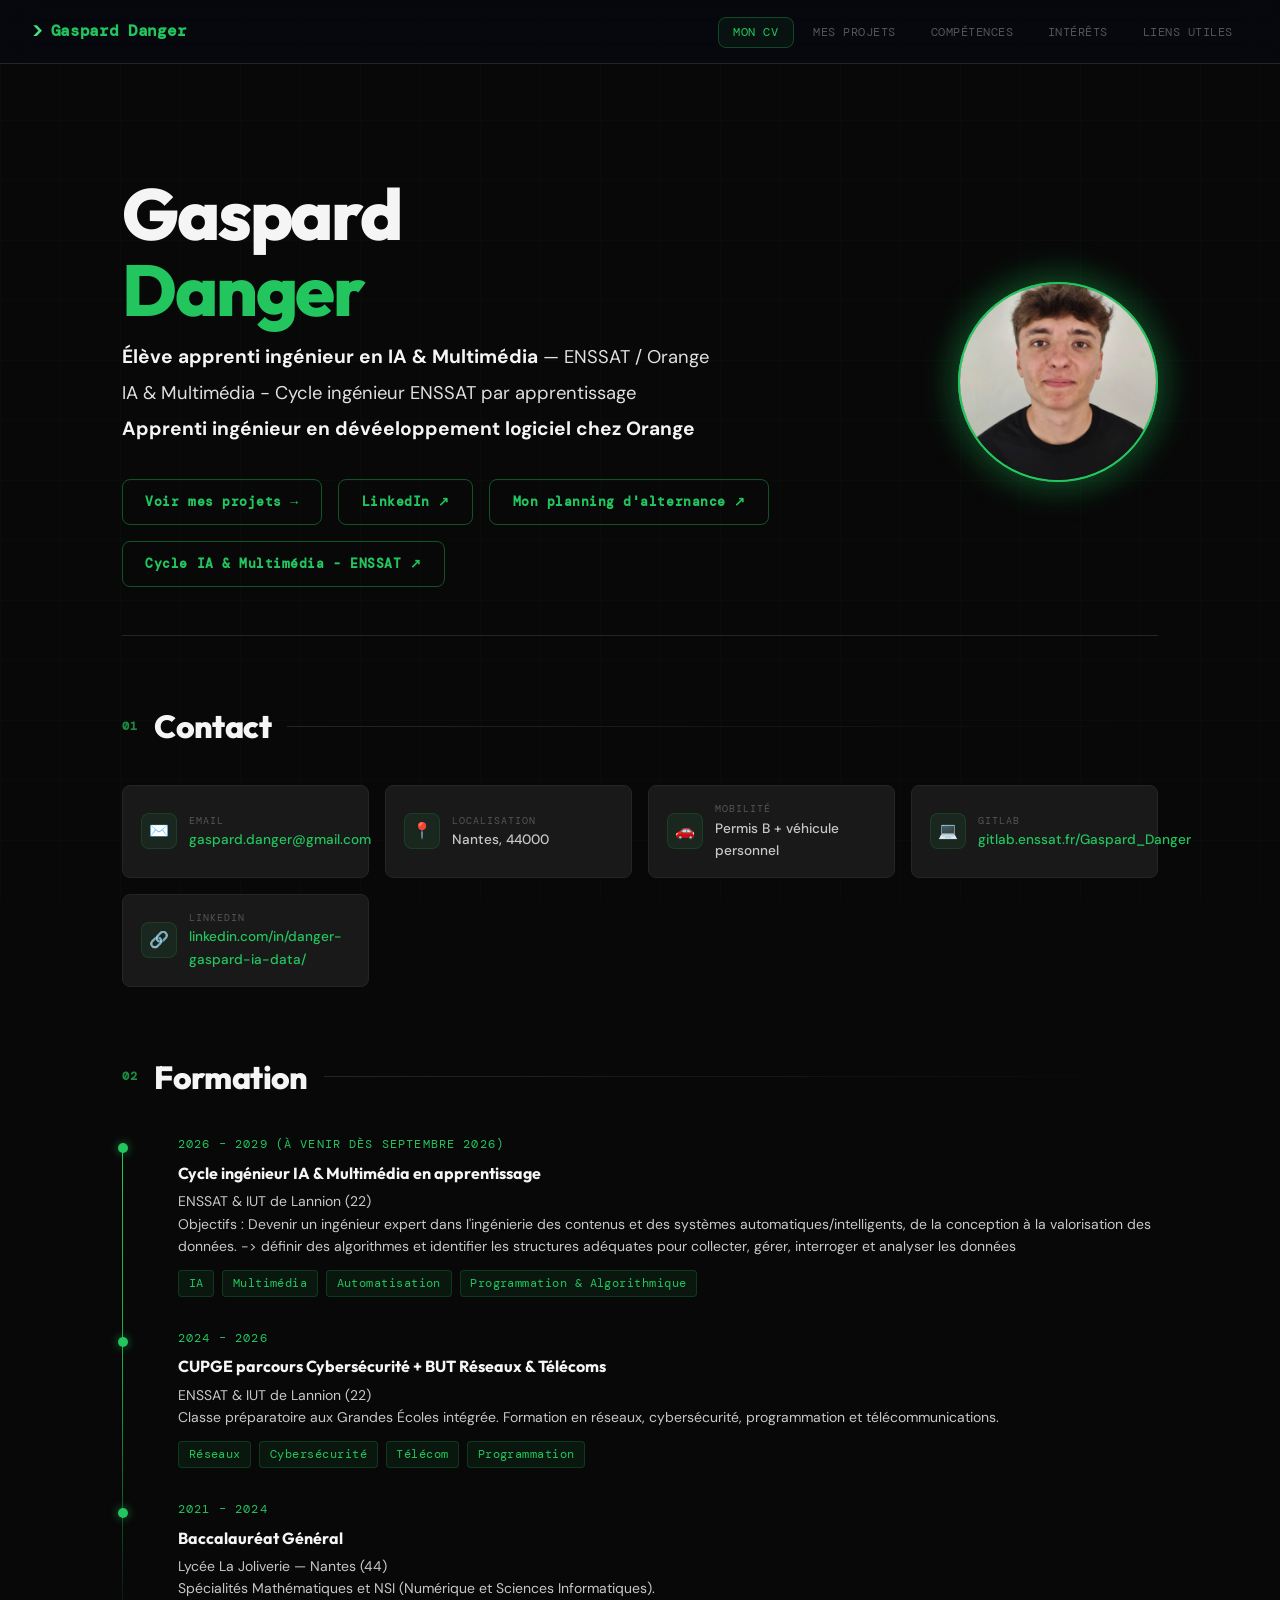
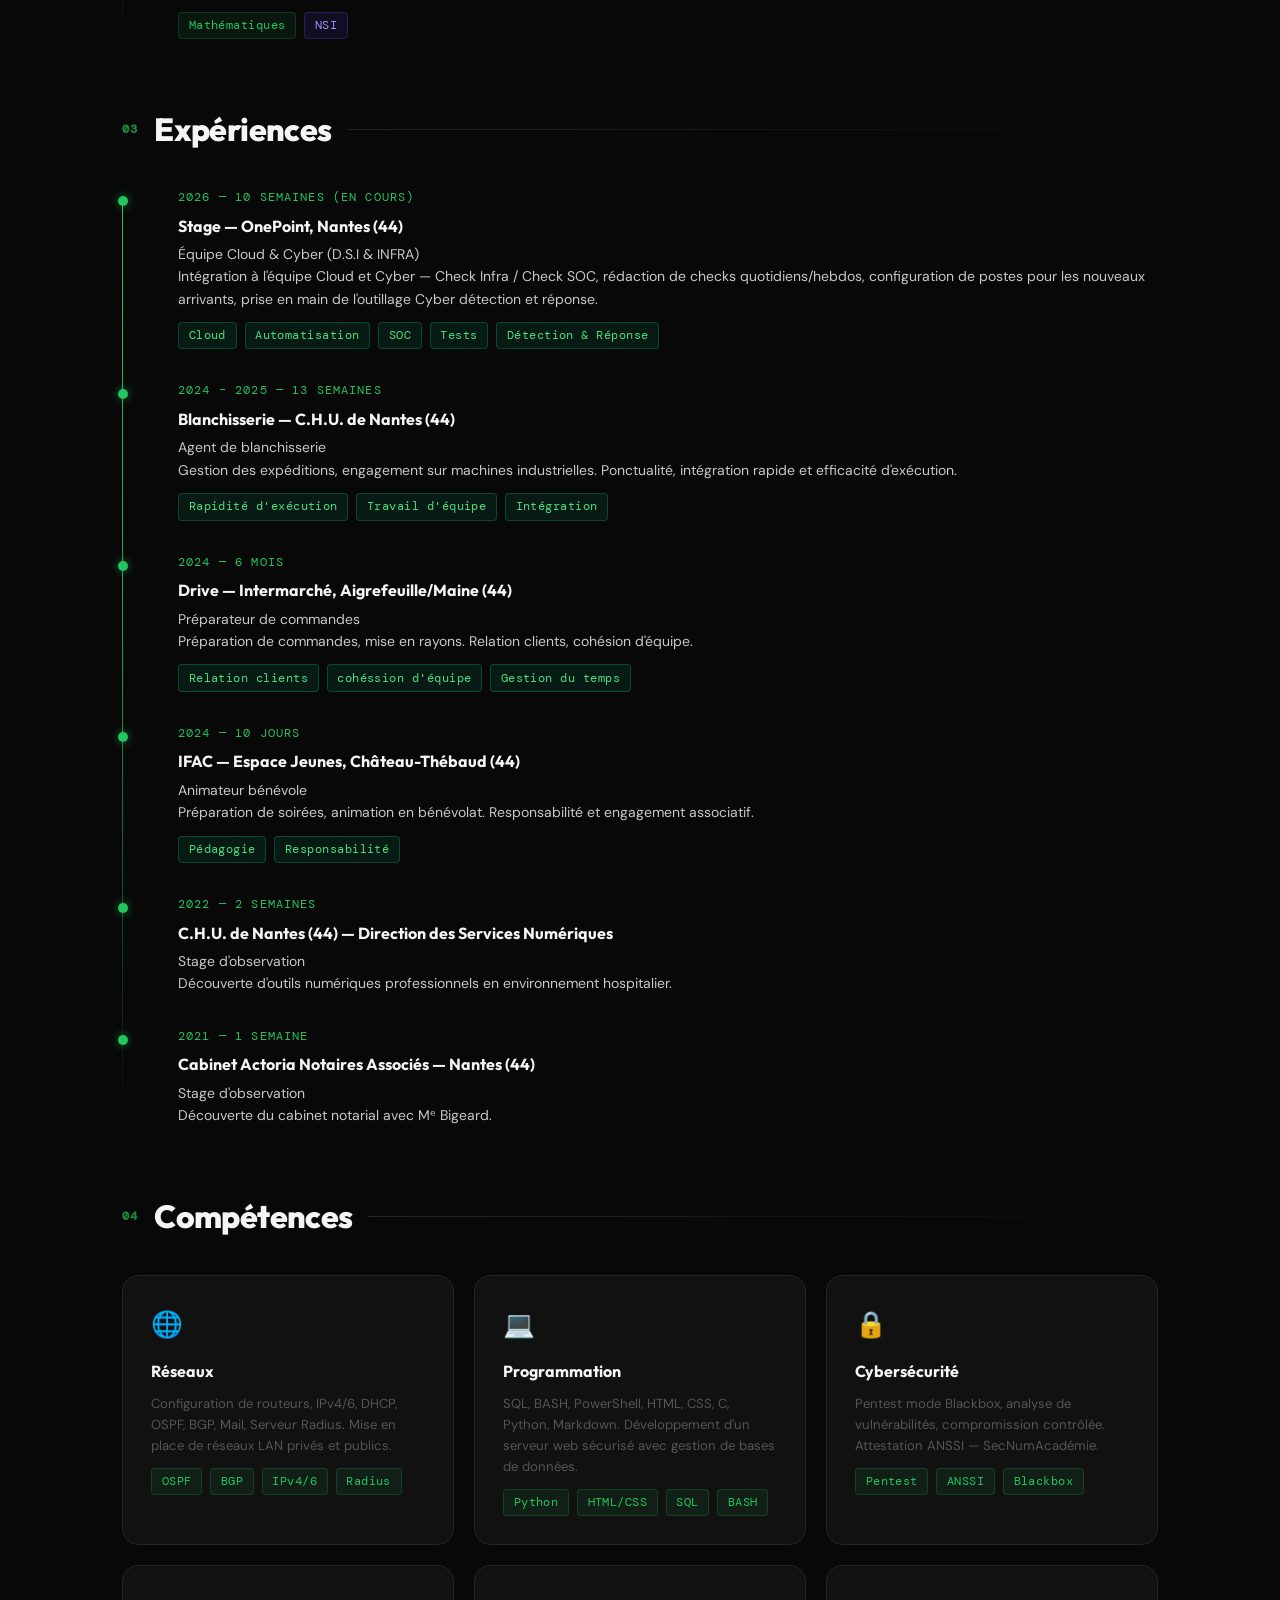
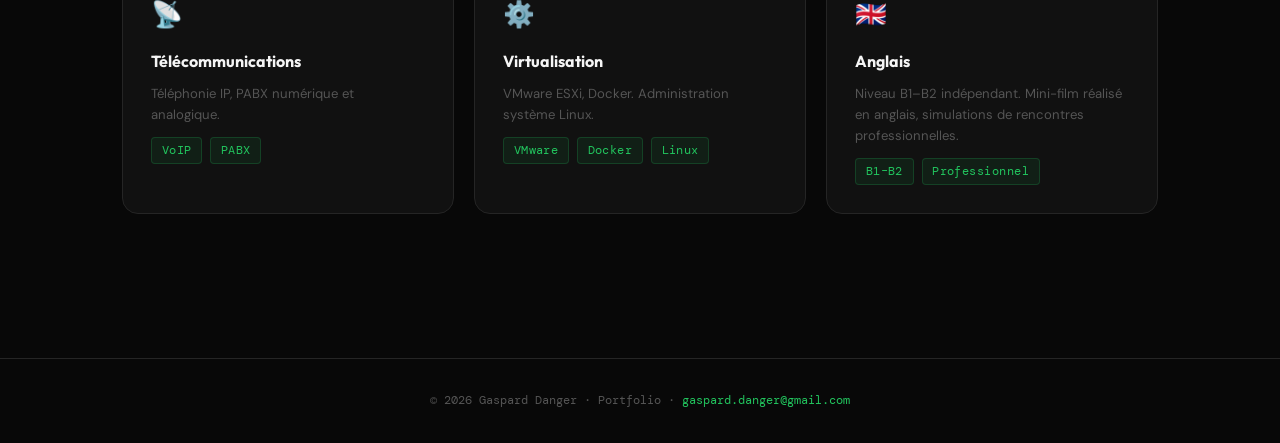
<file: index.html>
<!DOCTYPE html>
<html lang="fr">

<head>
  <meta charset="UTF-8">
  <meta name="viewport" content="width=device-width, initial-scale=1.0">
  <title>Gaspard Danger — CV</title>
  <link rel="stylesheet" href="style.css">
  <link rel="shortcut icon" href="images/logouniv.png">
</head>

<body>

  <!-- ============ NAV ============ -->
  <nav>
    <a class="nav-brand" href="index.html">Gaspard Danger</a>
    <button class="nav-toggle" id="navToggle" aria-label="Menu">
      <span></span><span></span><span></span>
    </button>
    <ul class="nav-links" id="navLinks">
      <li><a href="index.html" class="active">Mon CV</a></li>
      <li><a href="projets.html">Mes Projets</a></li>
      <li><a href="competences.html">Compétences</a></li>
      <li><a href="interets.html">Intérêts</a></li>
      <li><a href="liens.html">Liens utiles</a></li>
    </ul>
  </nav>

  <!-- ============ MAIN ============ -->
  <main class="page">

    <!-- HERO -->
    <section class="hero fade-up">
      <div>
        <h1>Gaspard<br><span>Danger</span></h1>
        <p class="hero-subtitle">
          <strong>Élève apprenti ingénieur en IA & Multimédia</strong> <span style="color:#e0e0e0;">— ENSSAT / Orange</span><br>
          <span style="color:#e0e0e0;"> IA &amp; Multimédia - Cycle ingénieur ENSSAT par apprentissage</span><br>
          <strong>Apprenti ingénieur en dévéeloppement logiciel chez Orange</strong>
        </p>
        <div class="hero-actions">
          <a href="projets.html" class="btn btn-outline">
            Voir mes projets →
          </a>
          <a href="https://www.linkedin.com/in/gaspard-danger-256091337" target="_blank" class="btn btn-outline">
            LinkedIn ↗
          </a>
          <a href="images/planning.png" target="_blank" class="btn btn-outline">
            Mon planning d'alternance ↗
          </a>
          <a href="https://www.enssat.fr/fr_FR/formations/ingenieur-informatique-par-apprentissage" target="_blank" class="btn btn-outline">
            Cycle IA & Multimédia - ENSSAT ↗
          </a>
        </div>
      </div>
      <div class="hero-avatar-placeholder">
        <img src="images/pdpbien.jpg" alt="Gaspard Danger" class="hero-avatar">
      </div>
    </section>


    <!-- CONTACT -->
    <section class="section fade-up fade-up-1">
      <h2 class="section-title"><span class="section-num">01</span>Contact</h2>
      <div class="info-grid">
        <div class="info-item">
          <div class="info-icon">✉️</div>
          <div>
            <div class="info-label">Email</div>
            <div class="info-value"><a href="mailto:gaspard.danger@gmail.com">gaspard.danger@gmail.com</a></div>
          </div>
        </div>
        <div class="info-item">
          <div class="info-icon">📍</div>
          <div>
            <div class="info-label">Localisation</div>
            <div class="info-value">Nantes, 44000</div>
          </div>
        </div>
        <div class="info-item">
          <div class="info-icon">🚗</div>
          <div>
            <div class="info-label">Mobilité</div>
            <div class="info-value">Permis B + véhicule personnel</div>
          </div>
        </div>
        <div class="info-item">
          <div class="info-icon">💻</div>
          <div>
            <div class="info-label">GitLab</div>
            <div class="info-value"><a href="https://gitlab.enssat.fr/Gaspard_Danger"
                target="_blank">gitlab.enssat.fr/Gaspard_Danger</a></div>
          </div>
        </div>
        <div class="info-item">
          <div class="info-icon">🔗</div>
          <div>
            <div class="info-label">LinkedIn</div>
            <div class="info-value"><a href="https://www.linkedin.com/in/danger-gaspard-ia-data/"
                target="_blank">linkedin.com/in/danger-gaspard-ia-data/</a></div>
          </div>
        </div>
      </div>
    </section>

    <!-- FORMATION -->
    <section class="section fade-up fade-up-2">
      <h2 class="section-title"><span class="section-num">02</span>Formation</h2>
      <div class="timeline">
        <div class="timeline-item">
          <div class="timeline-date">2026 – 2029 (à venir dès septembre 2026)</div>
          <div class="timeline-title">Cycle ingénieur IA &amp; Multimédia en apprentissage</div>
          <div class="timeline-desc">ENSSAT &amp; IUT de Lannion (22)</div>
          <div class="timeline-desc">
            Objectifs :
            Devenir un ingénieur expert dans l'ingénierie des contenus et des systèmes automatiques/intelligents, de la conception à la valorisation des données.
            -> définir des algorithmes et identifier les structures adéquates pour collecter, gérer, interroger et analyser les données
          </div>
          <div class="tag-group">
            <span class="tag">IA</span>
            <span class="tag">Multimédia</span>
            <span class="tag">Automatisation</span>
            <span class="tag">Programmation & Algorithmique</span>
          </div>
        </div>
        <div class="timeline-item">
          <div class="timeline-date">2024 – 2026</div>
          <div class="timeline-title">CUPGE parcours Cybersécurité + BUT Réseaux &amp; Télécoms</div>
          <div class="timeline-desc">ENSSAT &amp; IUT de Lannion (22)</div>
          <div class="timeline-desc">
            Classe préparatoire aux Grandes Écoles intégrée. Formation en réseaux,
            cybersécurité, programmation et télécommunications.
          </div>
          <div class="tag-group">
            <span class="tag">Réseaux</span>
            <span class="tag">Cybersécurité</span>
            <span class="tag">Télécom</span>
            <span class="tag">Programmation</span>
          </div>
        </div>
        <div class="timeline-item">
          <div class="timeline-date">2021 – 2024</div>
          <div class="timeline-title">Baccalauréat Général</div>
          <div class="timeline-desc">Lycée La Joliverie — Nantes (44)</div>
          <div class="timeline-desc">
            Spécialités Mathématiques et NSI (Numérique et Sciences Informatiques).
          </div>
          <div class="tag-group">
            <span class="tag">Mathématiques</span>
            <span class="tag tag-purple">NSI</span>
          </div>
        </div>
      </div>
    </section>

    <!-- EXPÉRIENCES -->
    <section class="section fade-up fade-up-3">
      <h2 class="section-title"><span class="section-num">03</span>Expériences</h2>
      <div class="timeline">

        <div class="timeline-item">
          <div class="timeline-date">2026 — 10 semaines (en cours)</div>
          <div class="timeline-title">Stage — OnePoint, Nantes (44)</div>
          <div class="timeline-desc">Équipe Cloud &amp; Cyber (D.S.I & INFRA) </div>
          <div class="timeline-desc">
            Intégration à l'équipe Cloud et Cyber — Check Infra / Check SOC, rédaction de checks quotidiens/hebdos, configuration de postes pour les nouveaux arrivants, prise en main
            de l'outillage Cyber détection et réponse.
          </div>
          <div class="tag-group">
            <span class="tag tag-green">Cloud</span>
            <span class="tag tag-green">Automatisation</span>
            <span class="tag tag-green">SOC</span>
            <span class="tag tag-green">Tests</span>
            <span class="tag tag-green">Détection &amp; Réponse</span>
          </div>
        </div>

        <div class="timeline-item">
          <div class="timeline-date">2024 – 2025 — 13 semaines</div>
          <div class="timeline-title">Blanchisserie — C.H.U. de Nantes (44)</div>
          <div class="timeline-desc">Agent de blanchisserie</div>
          <div class="timeline-desc">
            Gestion des expéditions, engagement sur machines industrielles.
            Ponctualité, intégration rapide et efficacité d'exécution.
          </div>
            <div class="tag-group">
            <span class="tag tag-green">Rapidité d'exécution</span>
            <span class="tag tag-green">Travail d'équipe</span>
            <span class="tag tag-green">Intégration</span>
          </div>
         
        </div>

        <div class="timeline-item">
          <div class="timeline-date">2024 — 6 mois</div>
          <div class="timeline-title">Drive — Intermarché, Aigrefeuille/Maine (44)</div>
          <div class="timeline-desc">Préparateur de commandes</div>
          <div class="timeline-desc">
            Préparation de commandes, mise en rayons.
            Relation clients, cohésion d'équipe.
          </div>
            <div class="tag-group">
            <span class="tag tag-green">Relation clients</span>
            <span class="tag tag-green">cohéssion d'équipe</span>
            <span class="tag tag-green">Gestion du temps</span>
          </div>
        </div>

        <div class="timeline-item">
          <div class="timeline-date">2024 — 10 jours</div>
          <div class="timeline-title">IFAC — Espace Jeunes, Château-Thébaud (44)</div>
          <div class="timeline-desc">Animateur bénévole</div>
          <div class="timeline-desc">
            Préparation de soirées, animation en bénévolat.
            Responsabilité et engagement associatif.
          </div>
            <div class="tag-group">
            <span class="tag tag-green">Pédagogie</span>
            <span class="tag tag-green">Responsabilité</span>
          </div>
        </div>

        <div class="timeline-item">
          <div class="timeline-date">2022 — 2 semaines</div>
          <div class="timeline-title">C.H.U. de Nantes (44) — Direction des Services Numériques</div>
          <div class="timeline-desc">Stage d'observation</div>
          <div class="timeline-desc">
            Découverte d'outils numériques professionnels en environnement hospitalier.
          </div>
        </div>

        <div class="timeline-item">
          <div class="timeline-date">2021 — 1 semaine</div>
          <div class="timeline-title">Cabinet Actoria Notaires Associés — Nantes (44)</div>
          <div class="timeline-desc">Stage d'observation</div>
          <div class="timeline-desc">
            Découverte du cabinet notarial avec Mᵉ Bigeard.
          </div>
        </div>

      </div>
    </section>

    <!-- COMPÉTENCES -->
    <section class="section fade-up fade-up-4">
      <h2 class="section-title"><span class="section-num">04</span>Compétences</h2>
      <div class="three-col">

        <div class="card">
          <div style="font-size:1.6rem; margin-bottom:0.75rem;">🌐</div>
          <div style="font-family:var(--font-head); font-weight:700; color:var(--text-bright); margin-bottom:0.5rem;">
            Réseaux</div>
          <p style="font-size:0.82rem; color:var(--text-muted); line-height:1.6; margin-bottom:0.75rem;">Configuration
            de routeurs, IPv4/6, DHCP, OSPF, BGP, Mail, Serveur Radius. Mise en place de réseaux LAN privés et publics.
          </p>
          <div class="tag-group">
            <span class="tag">OSPF</span><span class="tag">BGP</span><span class="tag">IPv4/6</span><span
              class="tag">Radius</span>
          </div>
        </div>

        <div class="card">
          <div style="font-size:1.6rem; margin-bottom:0.75rem;">💻</div>
          <div style="font-family:var(--font-head); font-weight:700; color:var(--text-bright); margin-bottom:0.5rem;">
            Programmation</div>
          <p style="font-size:0.82rem; color:var(--text-muted); line-height:1.6; margin-bottom:0.75rem;">SQL, BASH,
            PowerShell, HTML, CSS, C, Python, Markdown. Développement d'un serveur web sécurisé avec gestion de bases de
            données.</p>
          <div class="tag-group">
            <span class="tag">Python</span><span class="tag">HTML/CSS</span><span class="tag">SQL</span><span
              class="tag">BASH</span>
          </div>
        </div>

        <div class="card">
          <div style="font-size:1.6rem; margin-bottom:0.75rem;">🔒</div>
          <div style="font-family:var(--font-head); font-weight:700; color:var(--text-bright); margin-bottom:0.5rem;">
            Cybersécurité</div>
          <p style="font-size:0.82rem; color:var(--text-muted); line-height:1.6; margin-bottom:0.75rem;">Pentest mode
            Blackbox, analyse de vulnérabilités, compromission contrôlée. Attestation ANSSI — SecNumAcadémie.</p>
          <div class="tag-group">
            <span class="tag">Pentest</span><span class="tag">ANSSI</span><span class="tag">Blackbox</span>
          </div>
        </div>

        <div class="card">
          <div style="font-size:1.6rem; margin-bottom:0.75rem;">📡</div>
          <div style="font-family:var(--font-head); font-weight:700; color:var(--text-bright); margin-bottom:0.5rem;">
            Télécommunications</div>
          <p style="font-size:0.82rem; color:var(--text-muted); line-height:1.6; margin-bottom:0.75rem;">Téléphonie IP,
            PABX numérique et analogique.</p>
          <div class="tag-group">
            <span class="tag">VoIP</span><span class="tag">PABX</span>
          </div>
        </div>

        <div class="card">
          <div style="font-size:1.6rem; margin-bottom:0.75rem;">⚙️</div>
          <div style="font-family:var(--font-head); font-weight:700; color:var(--text-bright); margin-bottom:0.5rem;">
            Virtualisation</div>
          <p style="font-size:0.82rem; color:var(--text-muted); line-height:1.6; margin-bottom:0.75rem;">VMware ESXi,
            Docker. Administration système Linux.</p>
          <div class="tag-group">
            <span class="tag">VMware</span><span class="tag">Docker</span><span class="tag">Linux</span>
          </div>
        </div>

        <div class="card">
          <div style="font-size:1.6rem; margin-bottom:0.75rem;">🇬🇧</div>
          <div style="font-family:var(--font-head); font-weight:700; color:var(--text-bright); margin-bottom:0.5rem;">
            Anglais</div>
          <p style="font-size:0.82rem; color:var(--text-muted); line-height:1.6; margin-bottom:0.75rem;">Niveau B1–B2
            indépendant. Mini-film réalisé en anglais, simulations de rencontres professionnelles.</p>
          <div class="tag-group">
            <span class="tag">B1–B2</span><span class="tag">Professionnel</span>
          </div>
        </div>

      </div>
    </section>

  </main>

  <footer>
    <p>© 2026 Gaspard Danger · Portfolio · <a href="mailto:gaspard.danger@gmail.com">gaspard.danger@gmail.com</a></p>
  </footer>

  <script src="nav.js"></script>
</body>

</html>
</file>
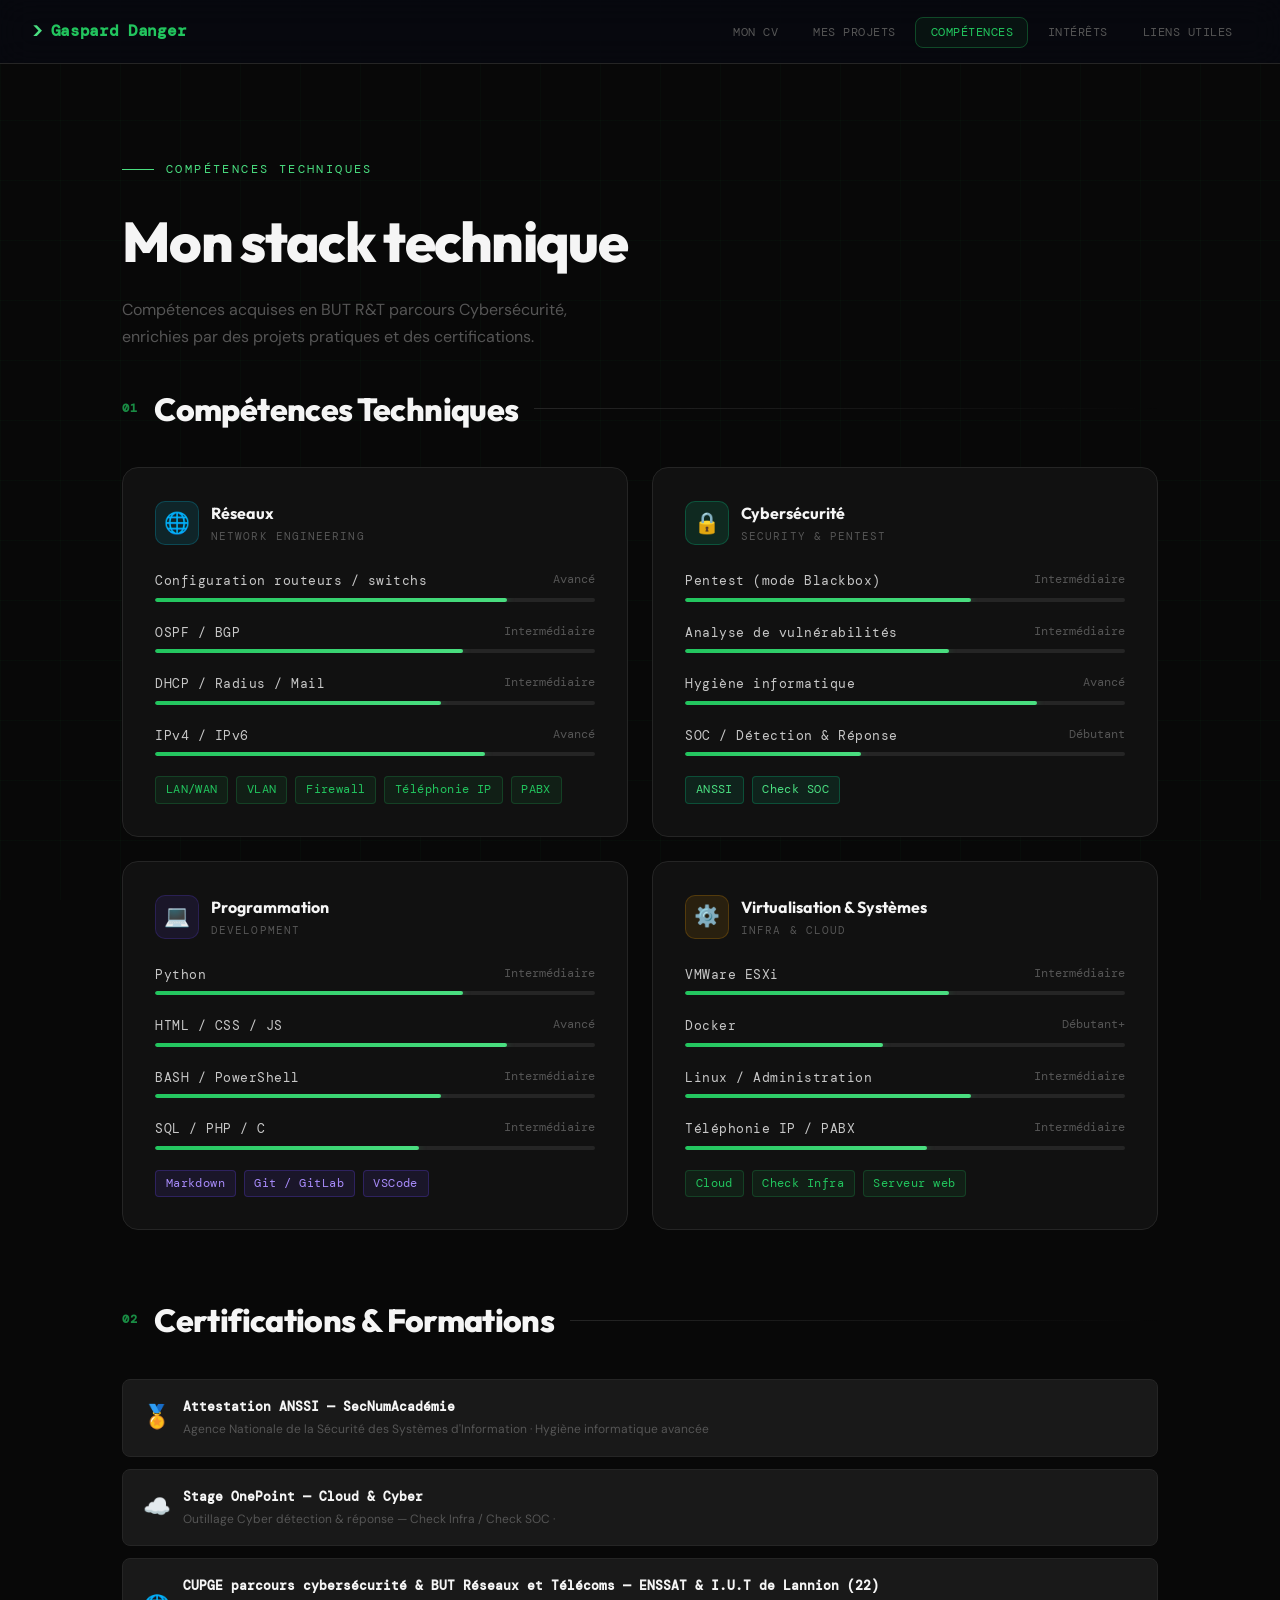
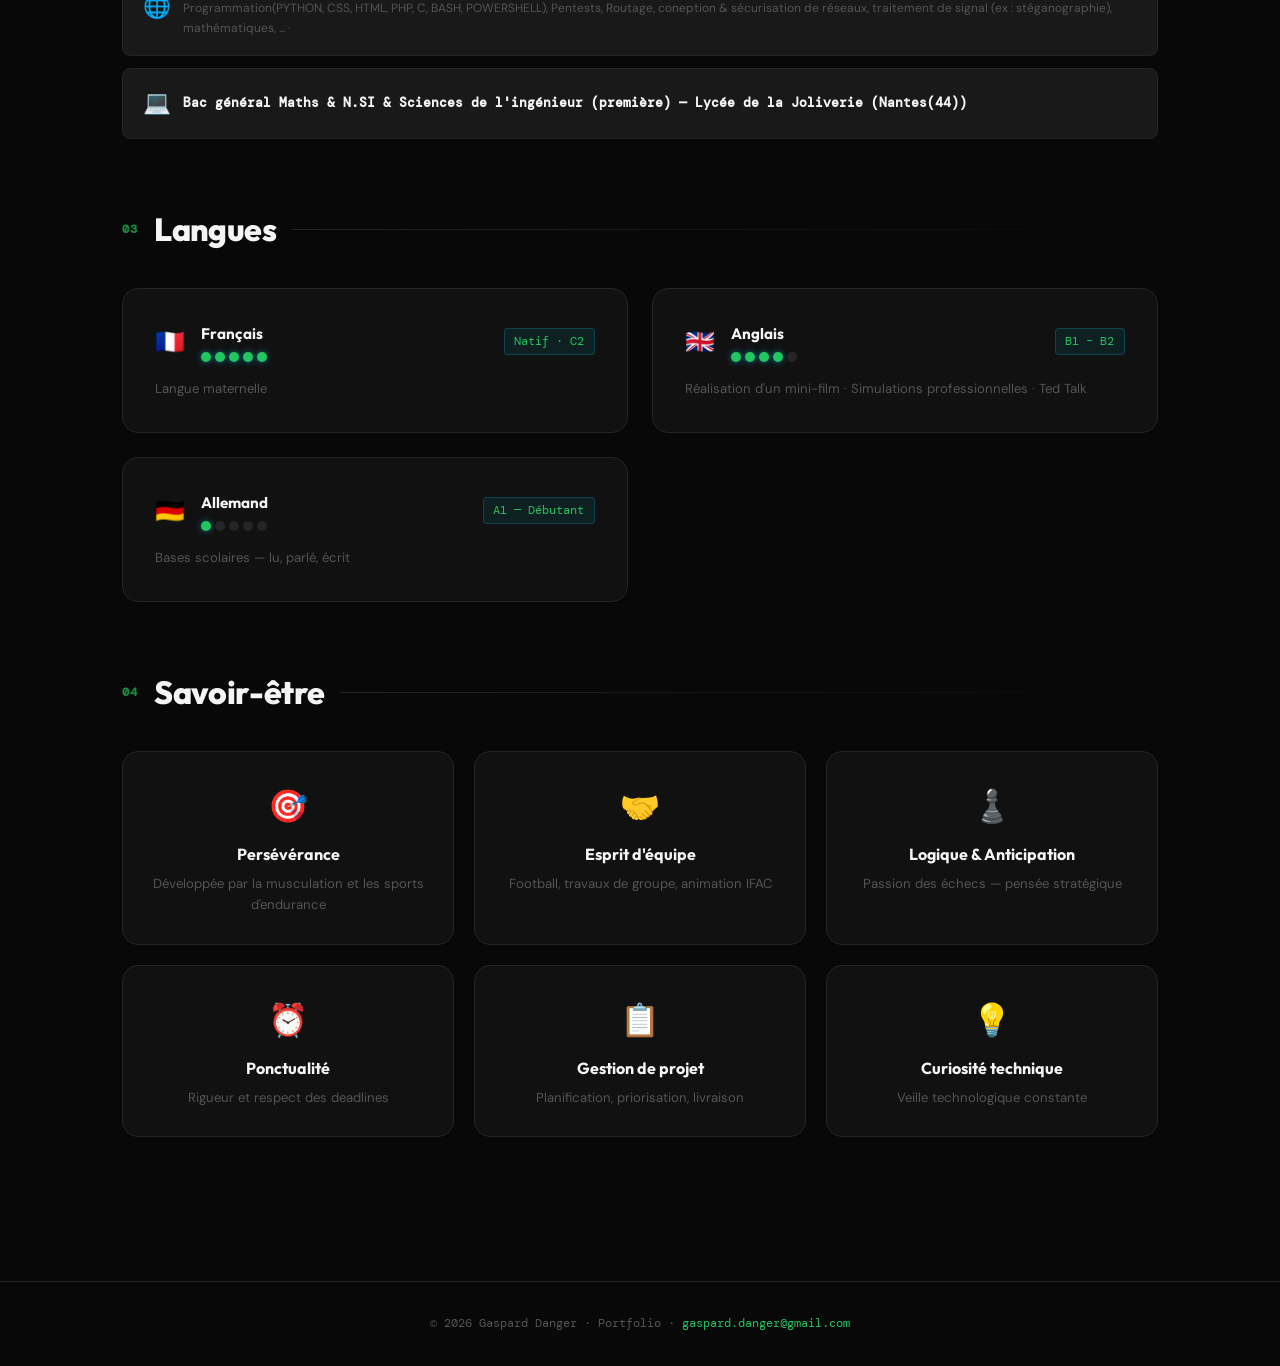
<file: competences.html>
<!DOCTYPE html>
<html lang="fr">
<head>
  <meta charset="UTF-8">
  <meta name="viewport" content="width=device-width, initial-scale=1.0">
  <title>Gaspard Danger — Compétences</title>
  <link rel="stylesheet" href="style.css">
  <link rel="shortcut icon" href="images/logouniv.png">
  <style>
    .skills-layout {
      display: grid;
      grid-template-columns: 1fr 1fr;
      gap: 1.5rem;
    }
    @media (max-width: 700px) { .skills-layout { grid-template-columns: 1fr; } }

    .skill-section {
      background: var(--surface);
      border: 1px solid var(--border);
      border-radius: var(--radius-lg);
      padding: 2rem;
      transition: var(--transition);
    }
    .skill-section:hover {
      border-color: rgba(0,212,255,0.2);
    }
    .skill-section-header {
      display: flex;
      align-items: center;
      gap: 0.75rem;
      margin-bottom: 1.5rem;
    }
    .skill-section-icon {
      width: 44px;
      height: 44px;
      border-radius: 10px;
      display: flex;
      align-items: center;
      justify-content: center;
      font-size: 1.3rem;
      flex-shrink: 0;
    }
    .icon-blue  { background: rgba(0,212,255,0.1); border: 1px solid rgba(0,212,255,0.2); }
    .icon-purple{ background: rgba(108,71,255,0.1); border: 1px solid rgba(108,71,255,0.2); }
    .icon-green { background: rgba(0,255,170,0.1); border: 1px solid rgba(0,255,170,0.2); }
    .icon-orange{ background: rgba(255,165,0,0.1); border: 1px solid rgba(255,165,0,0.2); }

    .skill-section-title {
      font-family: var(--font-head);
      font-size: 1rem;
      font-weight: 700;
      color: var(--text-bright);
    }
    .skill-section-sub {
      font-family: var(--font-mono);
      font-size: 0.68rem;
      color: var(--text-muted);
      letter-spacing: 0.1em;
      text-transform: uppercase;
      margin-top: 0.1rem;
    }

    .cert-card {
      background: var(--surface2);
      border: 1px solid var(--border);
      border-radius: var(--radius);
      padding: 1rem 1.25rem;
      display: flex;
      align-items: center;
      gap: 0.75rem;
      margin-bottom: 0.75rem;
    }
    .cert-icon { font-size: 1.4rem; }
    .cert-title {
      font-family: var(--font-mono);
      font-size: 0.82rem;
      color: var(--text-bright);
      font-weight: 600;
    }
    .cert-desc {
      font-size: 0.75rem;
      color: var(--text-muted);
      margin-top: 0.15rem;
    }

    .lang-row {
      display: flex;
      align-items: center;
      justify-content: space-between;
      margin-bottom: 1rem;
    }
    .lang-flag { font-size: 1.5rem; margin-right: 0.5rem; }
    .lang-name {
      font-family: var(--font-head);
      font-size: 0.95rem;
      font-weight: 700;
      color: var(--text-bright);
    }
    .lang-level {
      font-family: var(--font-mono);
      font-size: 0.72rem;
      color: var(--accent);
      background: rgba(0,212,255,0.08);
      border: 1px solid rgba(0,212,255,0.2);
      border-radius: 4px;
      padding: 0.2rem 0.6rem;
    }
    .lang-dots {
      display: flex;
      gap: 4px;
      margin-top: 0.4rem;
    }
    .dot {
      width: 10px; height: 10px;
      border-radius: 50%;
      background: var(--border);
    }
    .dot.filled { background: var(--accent); box-shadow: 0 0 6px rgba(0,212,255,0.5); }
  </style>
</head>
<body>

<nav>
  <a class="nav-brand" href="index.html">Gaspard Danger</a>
  <button class="nav-toggle" id="navToggle" aria-label="Menu">
    <span></span><span></span><span></span>
  </button>
  <ul class="nav-links" id="navLinks">
    <li><a href="index.html">Mon CV</a></li>
    <li><a href="projets.html">Mes Projets</a></li>
    <li><a href="competences.html" class="active">Compétences</a></li>
    <li><a href="interets.html">Intérêts</a></li>
    <li><a href="liens.html">Liens utiles</a></li>
  </ul>
</nav>

<main class="page">

  <!-- HEADER -->
  <div style="padding: 3rem 0 2rem;" class="fade-up">
    <div class="hero-label">Compétences techniques</div>
    <h1 style="font-family: var(--font-head); font-size: clamp(2rem,5vw,3.5rem); font-weight: 800; color: var(--text-bright); letter-spacing:-0.03em; margin-bottom:0.5rem;">
      Mon stack technique
    </h1>
    <p style="color: var(--text-muted); max-width: 500px; line-height:1.7;">
      Compétences acquises en BUT R&amp;T parcours Cybersécurité, 
      enrichies par des projets pratiques et des certifications.
    </p>
  </div>

  <!-- MAIN SKILLS -->
  <section class="section fade-up fade-up-1">
    <h2 class="section-title"><span class="section-num">01</span>Compétences Techniques</h2>
    <div class="skills-layout">

      <!-- Réseau -->
      <div class="skill-section">
        <div class="skill-section-header">
          <div class="skill-section-icon icon-blue">🌐</div>
          <div>
            <div class="skill-section-title">Réseaux</div>
            <div class="skill-section-sub">Network Engineering</div>
          </div>
        </div>
        <div class="skill-item">
          <div class="skill-header"><span class="skill-name">Configuration routeurs / switchs</span><span class="skill-level">Avancé</span></div>
          <div class="skill-bar"><div class="skill-fill" style="width:80%"></div></div>
        </div>
        <div class="skill-item">
          <div class="skill-header"><span class="skill-name">OSPF / BGP</span><span class="skill-level">Intermédiaire</span></div>
          <div class="skill-bar"><div class="skill-fill" style="width:70%"></div></div>
        </div>
        <div class="skill-item">
          <div class="skill-header"><span class="skill-name">DHCP / Radius / Mail</span><span class="skill-level">Intermédiaire</span></div>
          <div class="skill-bar"><div class="skill-fill" style="width:65%"></div></div>
        </div>
        <div class="skill-item">
          <div class="skill-header"><span class="skill-name">IPv4 / IPv6</span><span class="skill-level">Avancé</span></div>
          <div class="skill-bar"><div class="skill-fill" style="width:75%"></div></div>
        </div>
        <div class="tag-group mt-2">
          <span class="tag">LAN/WAN</span>
          <span class="tag">VLAN</span>
          <span class="tag">Firewall</span>
          <span class="tag">Téléphonie IP</span>
          <span class="tag">PABX</span>
        </div>
      </div>

      <!-- Cybersécurité -->
      <div class="skill-section">
        <div class="skill-section-header">
          <div class="skill-section-icon icon-green">🔒</div>
          <div>
            <div class="skill-section-title">Cybersécurité</div>
            <div class="skill-section-sub">Security & Pentest</div>
          </div>
        </div>
        <div class="skill-item">
          <div class="skill-header"><span class="skill-name">Pentest (mode Blackbox)</span><span class="skill-level">Intermédiaire</span></div>
          <div class="skill-bar"><div class="skill-fill" style="width:65%"></div></div>
        </div>
        <div class="skill-item">
          <div class="skill-header"><span class="skill-name">Analyse de vulnérabilités</span><span class="skill-level">Intermédiaire</span></div>
          <div class="skill-bar"><div class="skill-fill" style="width:60%"></div></div>
        </div>
        <div class="skill-item">
          <div class="skill-header"><span class="skill-name">Hygiène informatique</span><span class="skill-level">Avancé</span></div>
          <div class="skill-bar"><div class="skill-fill" style="width:80%"></div></div>
        </div>
        <div class="skill-item">
          <div class="skill-header"><span class="skill-name">SOC / Détection & Réponse</span><span class="skill-level">Débutant</span></div>
          <div class="skill-bar"><div class="skill-fill" style="width:40%"></div></div>
        </div>
        <div class="tag-group mt-2">
          <span class="tag tag-green">ANSSI</span>
          <span class="tag tag-green">Check SOC</span>
        </div>
      </div>

      <!-- Programmation -->
      <div class="skill-section">
        <div class="skill-section-header">
          <div class="skill-section-icon icon-purple">💻</div>
          <div>
            <div class="skill-section-title">Programmation</div>
            <div class="skill-section-sub">Development</div>
          </div>
        </div>
        <div class="skill-item">
          <div class="skill-header"><span class="skill-name">Python</span><span class="skill-level">Intermédiaire</span></div>
          <div class="skill-bar"><div class="skill-fill" style="width:70%"></div></div>
        </div>
        <div class="skill-item">
          <div class="skill-header"><span class="skill-name">HTML / CSS / JS</span><span class="skill-level">Avancé</span></div>
          <div class="skill-bar"><div class="skill-fill" style="width:80%"></div></div>
        </div>
        <div class="skill-item">
          <div class="skill-header"><span class="skill-name">BASH / PowerShell</span><span class="skill-level">Intermédiaire</span></div>
          <div class="skill-bar"><div class="skill-fill" style="width:65%"></div></div>
        </div>
        <div class="skill-item">
          <div class="skill-header"><span class="skill-name">SQL / PHP / C</span><span class="skill-level">Intermédiaire</span></div>
          <div class="skill-bar"><div class="skill-fill" style="width:60%"></div></div>
        </div>
        <div class="tag-group mt-2">
          <span class="tag tag-purple">Markdown</span>
          <span class="tag tag-purple">Git / GitLab</span>
          <span class="tag tag-purple">VSCode</span>
        </div>
      </div>

      <!-- Virtualisation & Systèmes -->
      <div class="skill-section">
        <div class="skill-section-header">
          <div class="skill-section-icon icon-orange">⚙️</div>
          <div>
            <div class="skill-section-title">Virtualisation &amp; Systèmes</div>
            <div class="skill-section-sub">Infra & Cloud</div>
          </div>
        </div>
        <div class="skill-item">
          <div class="skill-header"><span class="skill-name">VMWare ESXi</span><span class="skill-level">Intermédiaire</span></div>
          <div class="skill-bar"><div class="skill-fill" style="width:60%"></div></div>
        </div>
        <div class="skill-item">
          <div class="skill-header"><span class="skill-name">Docker</span><span class="skill-level">Débutant+</span></div>
          <div class="skill-bar"><div class="skill-fill" style="width:45%"></div></div>
        </div>
        <div class="skill-item">
          <div class="skill-header"><span class="skill-name">Linux / Administration</span><span class="skill-level">Intermédiaire</span></div>
          <div class="skill-bar"><div class="skill-fill" style="width:65%"></div></div>
        </div>
        <div class="skill-item">
          <div class="skill-header"><span class="skill-name">Téléphonie IP / PABX</span><span class="skill-level">Intermédiaire</span></div>
          <div class="skill-bar"><div class="skill-fill" style="width:55%"></div></div>
        </div>
        <div class="tag-group mt-2">
          <span class="tag">Cloud</span>
          <span class="tag">Check Infra</span>
          <span class="tag">Serveur web</span>
        </div>
      </div>

    </div>
  </section>

  <!-- CERTIFICATIONS -->
  <section class="section fade-up fade-up-2">
    <h2 class="section-title"><span class="section-num">02</span>Certifications &amp; Formations</h2>
    <div class="cert-card">
      <div class="cert-icon">🏅</div>
      <div>
        <div class="cert-title">Attestation ANSSI — SecNumAcadémie</div>
        <div class="cert-desc">Agence Nationale de la Sécurité des Systèmes d'Information · Hygiène informatique avancée</div>
      </div>
    </div>
    <div class="cert-card">
      <div class="cert-icon">☁️</div>
      <div>
        <div class="cert-title">Stage OnePoint — Cloud &amp; Cyber</div>
        <div class="cert-desc">Outillage Cyber détection &amp; réponse — Check Infra / Check SOC ·</div>
      </div>
    </div>
    <div class="cert-card">
      <div class="cert-icon">🌐</div>
      <div>
        <div class="cert-title">CUPGE parcours cybersécurité & BUT Réseaux et Télécoms — ENSSAT &amp; I.U.T de Lannion (22)</div>
        <div class="cert-desc">Programmation(PYTHON, CSS, HTML, PHP, C, BASH, POWERSHELL), Pentests, Routage, coneption &amp; sécurisation de réseaux, traitement de signal (ex : stéganographie), mathématiques, ... ·</div>
      </div>
    </div>
        <div class="cert-card">
      <div class="cert-icon">💻</div>
      <div>
        <div class="cert-title">Bac général Maths &amp; N.SI &amp; Sciences de l'ingénieur (première) — Lycée de la Joliverie (Nantes(44))</div>
        <div class="cert-desc"></div>
      </div>
    </div>
  </section>

  <!-- LANGUES -->
  <section class="section fade-up fade-up-3">
    <h2 class="section-title"><span class="section-num">03</span>Langues</h2>
    <div class="two-col">
      <div class="skill-section">
        <div class="lang-row">
          <div style="display:flex; align-items:center; gap:0.5rem;">
            <span class="lang-flag">🇫🇷</span>
            <div>
              <div class="lang-name">Français</div>
              <div class="lang-dots">
                <div class="dot filled"></div><div class="dot filled"></div>
                <div class="dot filled"></div><div class="dot filled"></div>
                <div class="dot filled"></div>
              </div>
            </div>
          </div>
          <span class="lang-level">Natif · C2</span>
        </div>
        <p style="font-size:0.82rem; color:var(--text-muted);">Langue maternelle</p>
      </div>
      <div class="skill-section">
        <div class="lang-row">
          <div style="display:flex; align-items:center; gap:0.5rem;">
            <span class="lang-flag">🇬🇧</span>
            <div>
              <div class="lang-name">Anglais</div>
              <div class="lang-dots">
                <div class="dot filled"></div><div class="dot filled"></div>
                <div class="dot filled"></div><div class="dot filled"></div>
                <div class="dot"></div>
              </div>
            </div>
          </div>
          <span class="lang-level">B1 – B2</span>
        </div>
        <p style="font-size:0.82rem; color:var(--text-muted);">Réalisation d'un mini-film · Simulations professionnelles · Ted Talk</p>
      </div>
      <div class="skill-section">
        <div class="lang-row">
          <div style="display:flex; align-items:center; gap:0.5rem;">
            <span class="lang-flag">🇩🇪</span>
            <div>
              <div class="lang-name">Allemand</div>
              <div class="lang-dots">
                <div class="dot filled"></div><div class="dot"></div>
                <div class="dot"></div><div class="dot"></div>
                <div class="dot"></div>
              </div>
            </div>
          </div>
          <span class="lang-level">A1 — Débutant</span>
        </div>
        <p style="font-size:0.82rem; color:var(--text-muted);">Bases scolaires — lu, parlé, écrit</p>
      </div>
    </div>
  </section>

  <!-- SOFT SKILLS -->
  <section class="section fade-up fade-up-4">
    <h2 class="section-title"><span class="section-num">04</span>Savoir-être</h2>
    <div class="three-col">
      <div class="card" style="text-align:center;">
        <div style="font-size:2rem; margin-bottom:0.5rem;">🎯</div>
        <div style="font-family:var(--font-head); font-weight:700; color:var(--text-bright); margin-bottom:0.35rem;">Persévérance</div>
        <div style="font-size:0.82rem; color:var(--text-muted);">Développée par la musculation et les sports d'endurance</div>
      </div>
      <div class="card" style="text-align:center;">
        <div style="font-size:2rem; margin-bottom:0.5rem;">🤝</div>
        <div style="font-family:var(--font-head); font-weight:700; color:var(--text-bright); margin-bottom:0.35rem;">Esprit d'équipe</div>
        <div style="font-size:0.82rem; color:var(--text-muted);">Football, travaux de groupe, animation IFAC</div>
      </div>
      <div class="card" style="text-align:center;">
        <div style="font-size:2rem; margin-bottom:0.5rem;">♟️</div>
        <div style="font-family:var(--font-head); font-weight:700; color:var(--text-bright); margin-bottom:0.35rem;">Logique &amp; Anticipation</div>
        <div style="font-size:0.82rem; color:var(--text-muted);">Passion des échecs — pensée stratégique</div>
      </div>
      <div class="card" style="text-align:center;">
        <div style="font-size:2rem; margin-bottom:0.5rem;">⏰</div>
        <div style="font-family:var(--font-head); font-weight:700; color:var(--text-bright); margin-bottom:0.35rem;">Ponctualité</div>
        <div style="font-size:0.82rem; color:var(--text-muted);">Rigueur et respect des deadlines</div>
      </div>
      <div class="card" style="text-align:center;">
        <div style="font-size:2rem; margin-bottom:0.5rem;">📋</div>
        <div style="font-family:var(--font-head); font-weight:700; color:var(--text-bright); margin-bottom:0.35rem;">Gestion de projet</div>
        <div style="font-size:0.82rem; color:var(--text-muted);">Planification, priorisation, livraison</div>
      </div>
      <div class="card" style="text-align:center;">
        <div style="font-size:2rem; margin-bottom:0.5rem;">💡</div>
        <div style="font-family:var(--font-head); font-weight:700; color:var(--text-bright); margin-bottom:0.35rem;">Curiosité technique</div>
        <div style="font-size:0.82rem; color:var(--text-muted);">Veille technologique constante</div>
      </div>
    </div>
  </section>

</main>

<footer>
  <p>© 2026 Gaspard Danger · Portfolio · <a href="mailto:gaspard.danger@gmail.com">gaspard.danger@gmail.com</a></p>
</footer>

<script src="nav.js"></script>
</body>
</html>
</file>
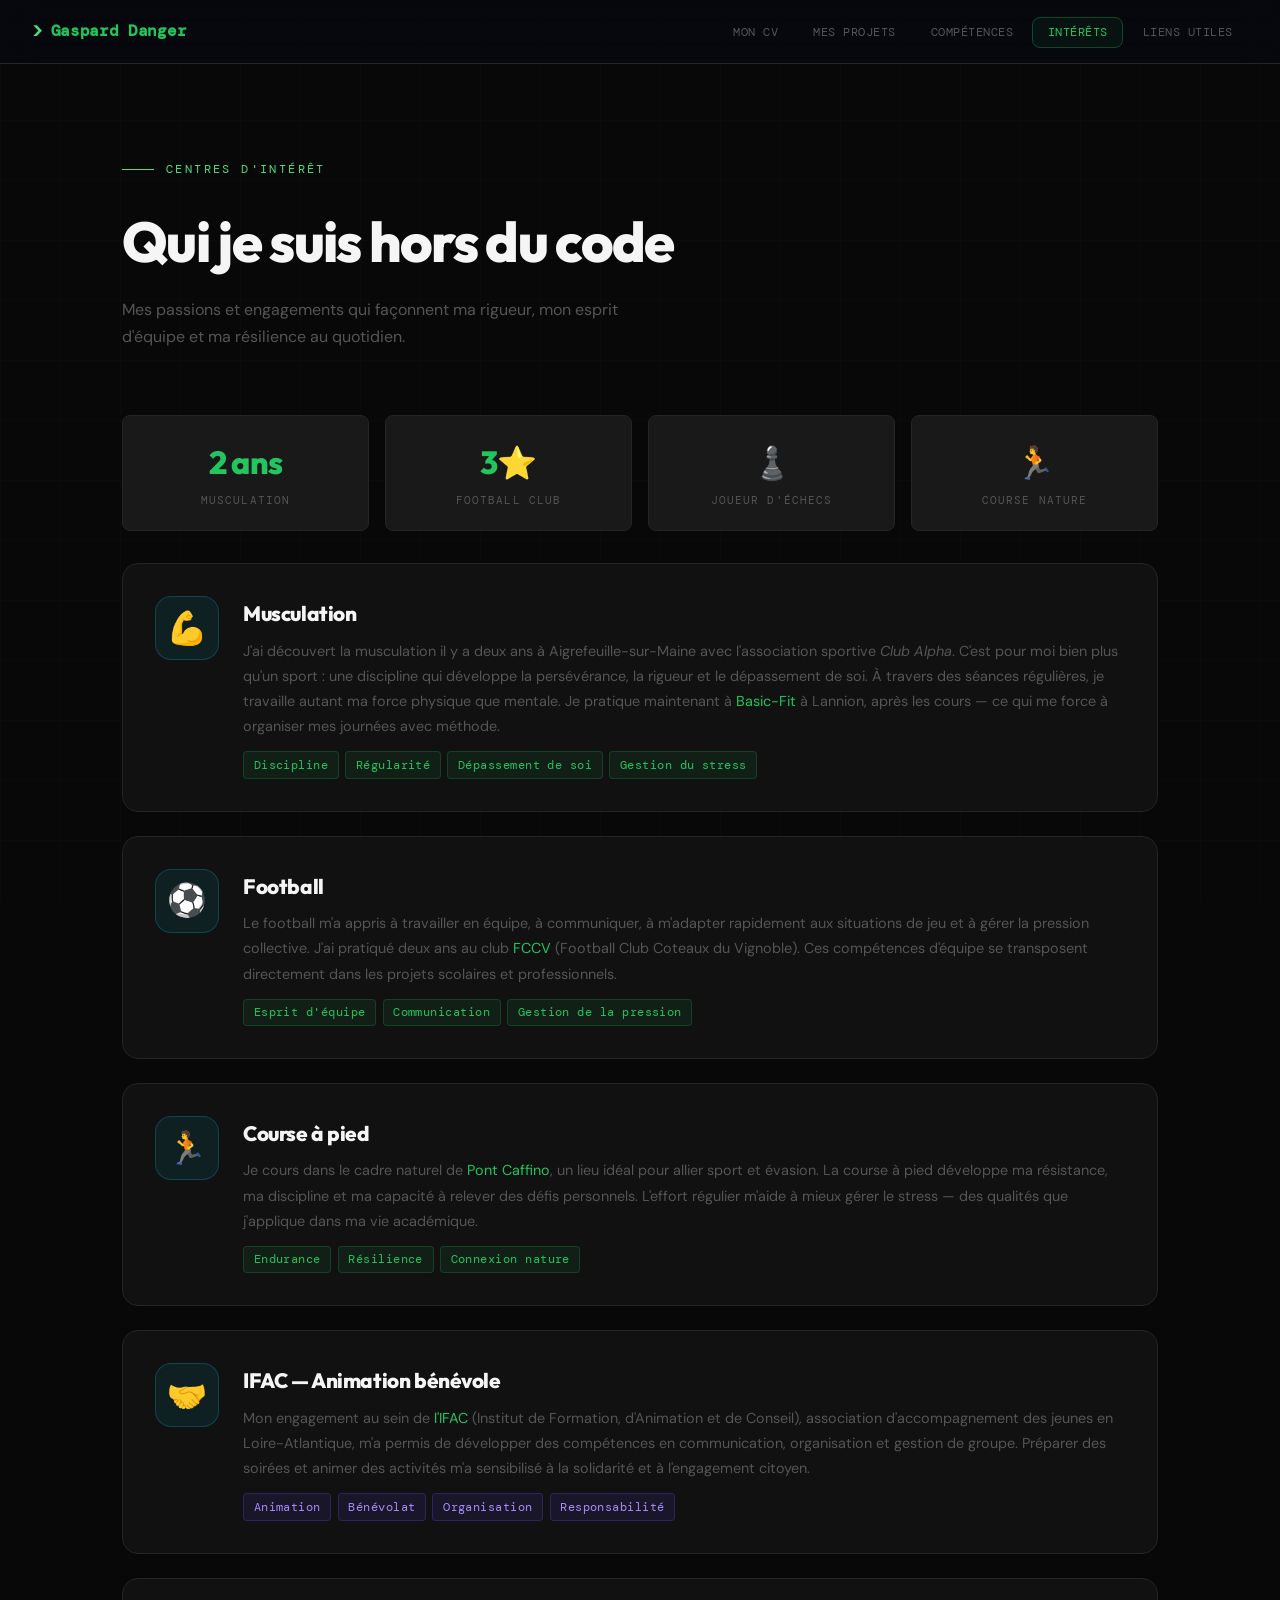
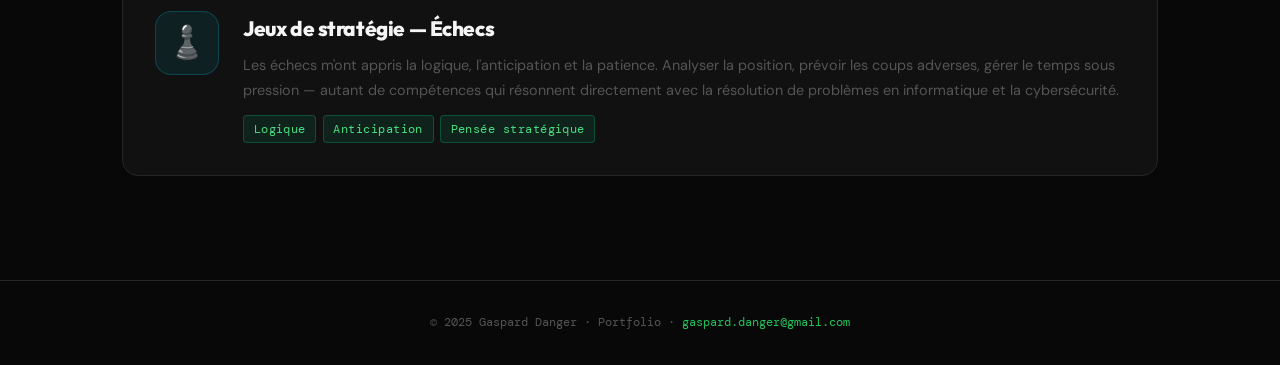
<file: interets.html>
<!DOCTYPE html>
<html lang="fr">
<head>
  <meta charset="UTF-8">
  <meta name="viewport" content="width=device-width, initial-scale=1.0">
  <title>Gaspard Danger — Intérêts</title>
  <link rel="stylesheet" href="style.css">
  <link rel="shortcut icon" href="images/logouniv.png">
  <style>
    .interest-full {
      background: var(--surface);
      border: 1px solid var(--border);
      border-radius: var(--radius-lg);
      padding: 2rem;
      margin-bottom: 1.5rem;
      display: grid;
      grid-template-columns: auto 1fr;
      gap: 1.5rem;
      align-items: start;
      transition: var(--transition);
    }
    .interest-full:hover {
      border-color: rgba(0,212,255,0.3);
      box-shadow: var(--glow);
    }
    .interest-full-icon {
      width: 64px;
      height: 64px;
      border-radius: var(--radius-lg);
      background: rgba(0,212,255,0.08);
      border: 1px solid rgba(0,212,255,0.2);
      display: flex;
      align-items: center;
      justify-content: center;
      font-size: 2rem;
      flex-shrink: 0;
    }
    .interest-full-title {
      font-family: var(--font-head);
      font-size: 1.3rem;
      font-weight: 800;
      color: var(--text-bright);
      letter-spacing: -0.02em;
      margin-bottom: 0.5rem;
    }
    .interest-full-body {
      font-size: 0.9rem;
      color: var(--text-muted);
      line-height: 1.75;
    }
    .interest-full-body a {
      color: var(--accent);
      text-decoration: none;
    }
    .interest-full-body a:hover { text-decoration: underline; }
    .interest-skills {
      display: flex;
      flex-wrap: wrap;
      gap: 0.4rem;
      margin-top: 0.75rem;
    }
    @media (max-width: 520px) {
      .interest-full { grid-template-columns: 1fr; }
    }
    .stats-row {
      display: grid;
      grid-template-columns: repeat(auto-fit, minmax(140px, 1fr));
      gap: 1rem;
      margin-top: 2rem;
    }
    .stat-card {
      background: var(--surface2);
      border: 1px solid var(--border);
      border-radius: var(--radius);
      padding: 1.25rem;
      text-align: center;
    }
    .stat-value {
      font-family: var(--font-head);
      font-size: 2rem;
      font-weight: 800;
      color: var(--accent);
      letter-spacing: -0.03em;
    }
    .stat-label {
      font-family: var(--font-mono);
      font-size: 0.68rem;
      color: var(--text-muted);
      letter-spacing: 0.1em;
      text-transform: uppercase;
      margin-top: 0.25rem;
    }
  </style>
</head>
<body>

<nav>
  <a class="nav-brand" href="index.html">Gaspard Danger</a>
  <button class="nav-toggle" id="navToggle" aria-label="Menu">
    <span></span><span></span><span></span>
  </button>
  <ul class="nav-links" id="navLinks">
    <li><a href="index.html">Mon CV</a></li>
    <li><a href="projets.html">Mes Projets</a></li>
    <li><a href="competences.html">Compétences</a></li>
    <li><a href="interets.html" class="active">Intérêts</a></li>
    <li><a href="liens.html">Liens utiles</a></li>
  </ul>
</nav>

<main class="page">

  <!-- HEADER -->
  <div style="padding: 3rem 0 2rem;" class="fade-up">
    <div class="hero-label">Centres d'intérêt</div>
    <h1 style="font-family: var(--font-head); font-size: clamp(2rem,5vw,3.5rem); font-weight: 800; color: var(--text-bright); letter-spacing:-0.03em; margin-bottom:0.5rem;">
      Qui je suis hors du code
    </h1>
    <p style="color: var(--text-muted); max-width: 540px; line-height:1.7;">
      Mes passions et engagements qui façonnent ma rigueur, mon esprit d'équipe
      et ma résilience au quotidien.
    </p>
  </div>

  <!-- STATS -->
  <div class="stats-row fade-up mb-4">
    <div class="stat-card">
      <div class="stat-value">2 ans</div>
      <div class="stat-label">Musculation</div>
    </div>
    <div class="stat-card">
      <div class="stat-value">3⭐</div>
      <div class="stat-label">Football club</div>
    </div>
    <div class="stat-card">
      <div class="stat-value">♟️</div>
      <div class="stat-label">Joueur d'échecs</div>
    </div>
    <div class="stat-card">
      <div class="stat-value">🏃</div>
      <div class="stat-label">Course nature</div>
    </div>
  </div>

  <!-- MUSCULATION -->
  <section class="fade-up fade-up-1">
    <div class="interest-full">
      <div class="interest-full-icon">💪</div>
      <div>
        <div class="interest-full-title">Musculation</div>
        <p class="interest-full-body">
          J'ai découvert la musculation il y a deux ans à Aigrefeuille-sur-Maine avec l'association sportive 
          <em>Club Alpha</em>. C'est pour moi bien plus qu'un sport : une discipline qui développe la persévérance, 
          la rigueur et le dépassement de soi. À travers des séances régulières, je travaille autant ma force 
          physique que mentale. Je pratique maintenant à 
          <a href="https://www.basic-fit.com/" target="_blank">Basic-Fit</a> à Lannion, après les cours — 
          ce qui me force à organiser mes journées avec méthode.
        </p>
        <div class="interest-skills">
          <span class="tag">Discipline</span>
          <span class="tag">Régularité</span>
          <span class="tag">Dépassement de soi</span>
          <span class="tag">Gestion du stress</span>
        </div>
      </div>
    </div>
  </section>

  <!-- FOOTBALL -->
  <section class="fade-up fade-up-2">
    <div class="interest-full">
      <div class="interest-full-icon">⚽</div>
      <div>
        <div class="interest-full-title">Football</div>
        <p class="interest-full-body">
          Le football m'a appris à travailler en équipe, à communiquer, à m'adapter rapidement 
          aux situations de jeu et à gérer la pression collective. J'ai pratiqué deux ans au club 
          <a href="https://www.fccv44.fr/" target="_blank">FCCV</a> 
          (Football Club Coteaux du Vignoble). Ces compétences d'équipe se transposent directement 
          dans les projets scolaires et professionnels.
        </p>
        <div class="interest-skills">
          <span class="tag">Esprit d'équipe</span>
          <span class="tag">Communication</span>
          <span class="tag">Gestion de la pression</span>
        </div>
      </div>
    </div>
  </section>

  <!-- COURSE À PIED -->
  <section class="fade-up fade-up-3">
    <div class="interest-full">
      <div class="interest-full-icon">🏃</div>
      <div>
        <div class="interest-full-title">Course à pied</div>
        <p class="interest-full-body">
          Je cours dans le cadre naturel de 
          <a href="https://www.pontcaffino.fr/" target="_blank">Pont Caffino</a>, 
          un lieu idéal pour allier sport et évasion. La course à pied développe ma résistance, 
          ma discipline et ma capacité à relever des défis personnels. L'effort régulier m'aide 
          à mieux gérer le stress — des qualités que j'applique dans ma vie académique.
        </p>
        <div class="interest-skills">
          <span class="tag">Endurance</span>
          <span class="tag">Résilience</span>
          <span class="tag">Connexion nature</span>
        </div>
      </div>
    </div>
  </section>

  <!-- IFAC -->
  <section class="fade-up fade-up-4">
    <div class="interest-full">
      <div class="interest-full-icon">🤝</div>
      <div>
        <div class="interest-full-title">IFAC — Animation bénévole</div>
        <p class="interest-full-body">
          Mon engagement au sein de 
          <a href="https://www.ifac.asso.fr/" target="_blank">l'IFAC</a> 
          (Institut de Formation, d'Animation et de Conseil), association d'accompagnement des jeunes 
          en Loire-Atlantique, m'a permis de développer des compétences en communication, organisation 
          et gestion de groupe. Préparer des soirées et animer des activités m'a sensibilisé à la 
          solidarité et à l'engagement citoyen.
        </p>
        <div class="interest-skills">
          <span class="tag tag-purple">Animation</span>
          <span class="tag tag-purple">Bénévolat</span>
          <span class="tag tag-purple">Organisation</span>
          <span class="tag tag-purple">Responsabilité</span>
        </div>
      </div>
    </div>
  </section>

  <!-- ÉCHECS -->
  <section class="fade-up">
    <div class="interest-full">
      <div class="interest-full-icon">♟️</div>
      <div>
        <div class="interest-full-title">Jeux de stratégie — Échecs</div>
        <p class="interest-full-body">
          Les échecs m'ont appris la logique, l'anticipation et la patience. Analyser la position, 
          prévoir les coups adverses, gérer le temps sous pression — autant de compétences qui 
          résonnent directement avec la résolution de problèmes en informatique et la cybersécurité.
        </p>
        <div class="interest-skills">
          <span class="tag tag-green">Logique</span>
          <span class="tag tag-green">Anticipation</span>
          <span class="tag tag-green">Pensée stratégique</span>
        </div>
      </div>
    </div>
  </section>

</main>

<footer>
  <p>© 2025 Gaspard Danger · Portfolio · <a href="mailto:gaspard.danger@gmail.com">gaspard.danger@gmail.com</a></p>
</footer>

<script src="nav.js"></script>
</body>
</html>
</file>
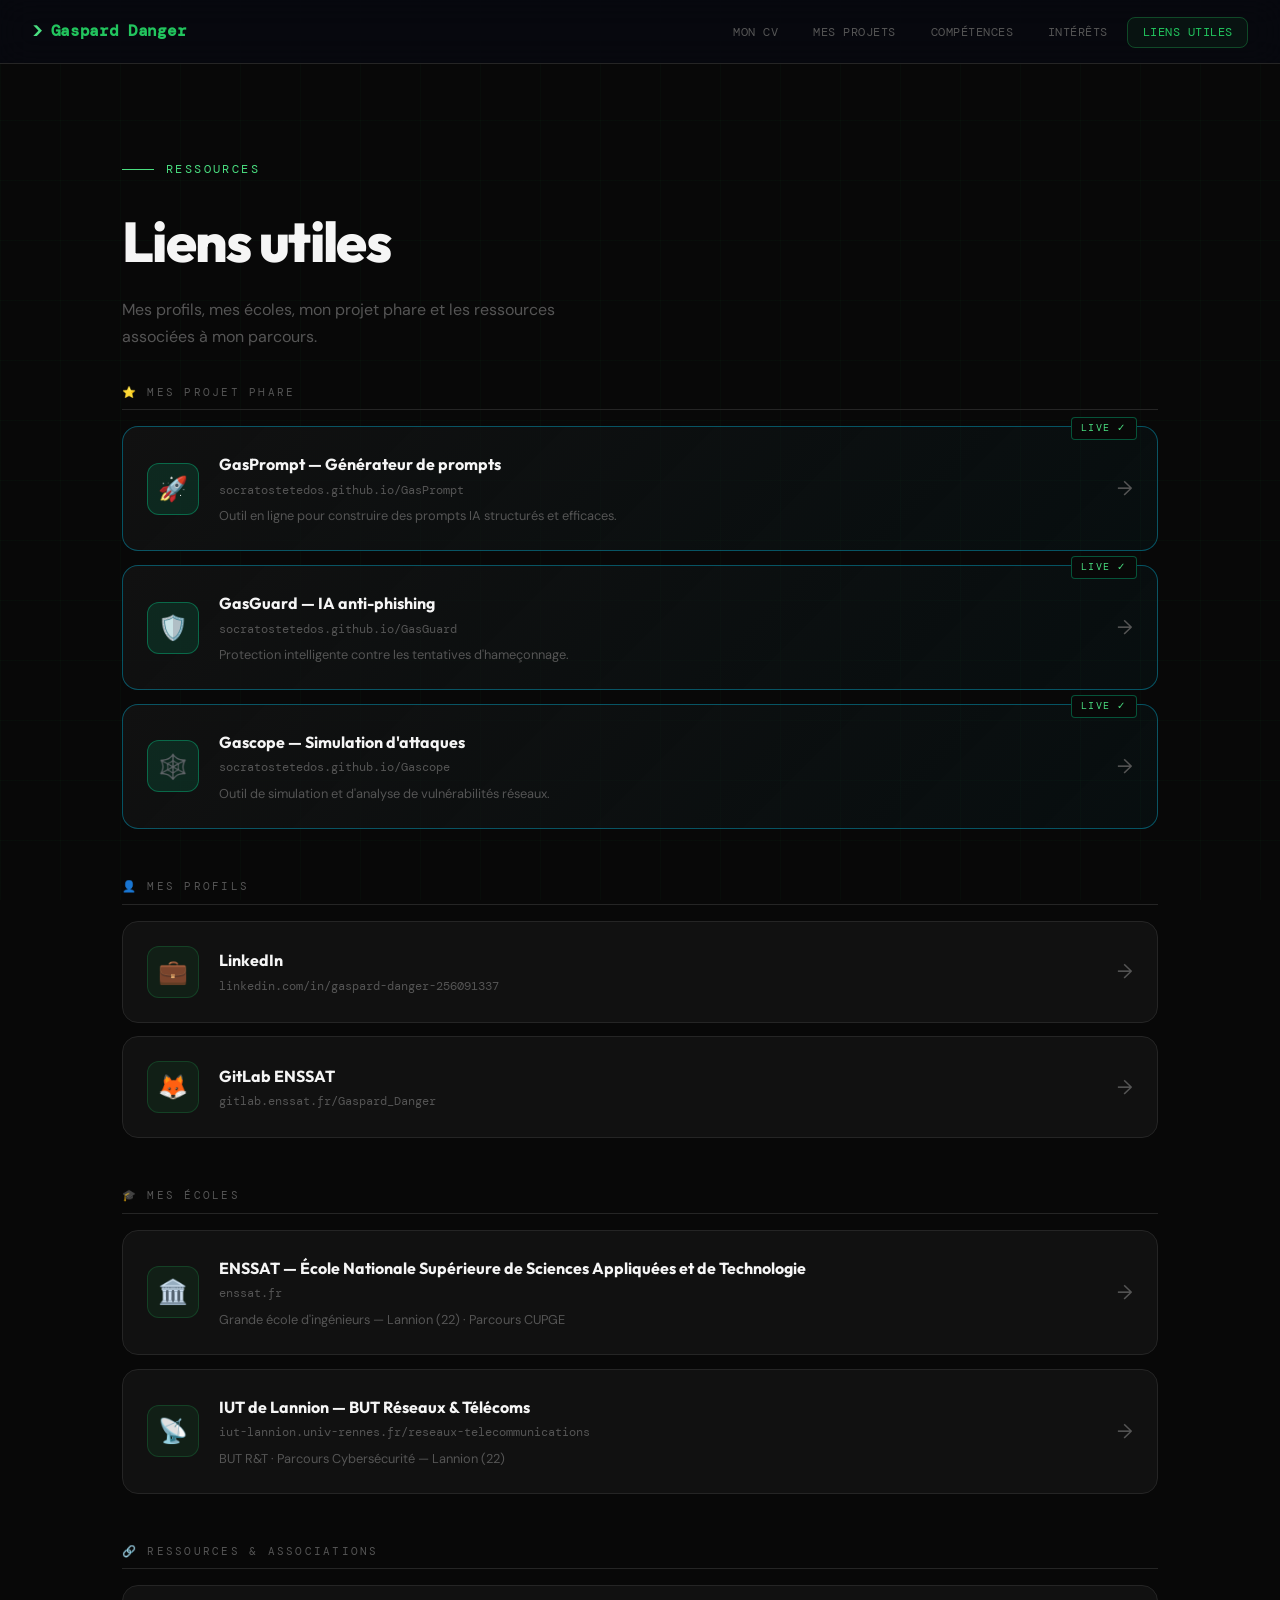
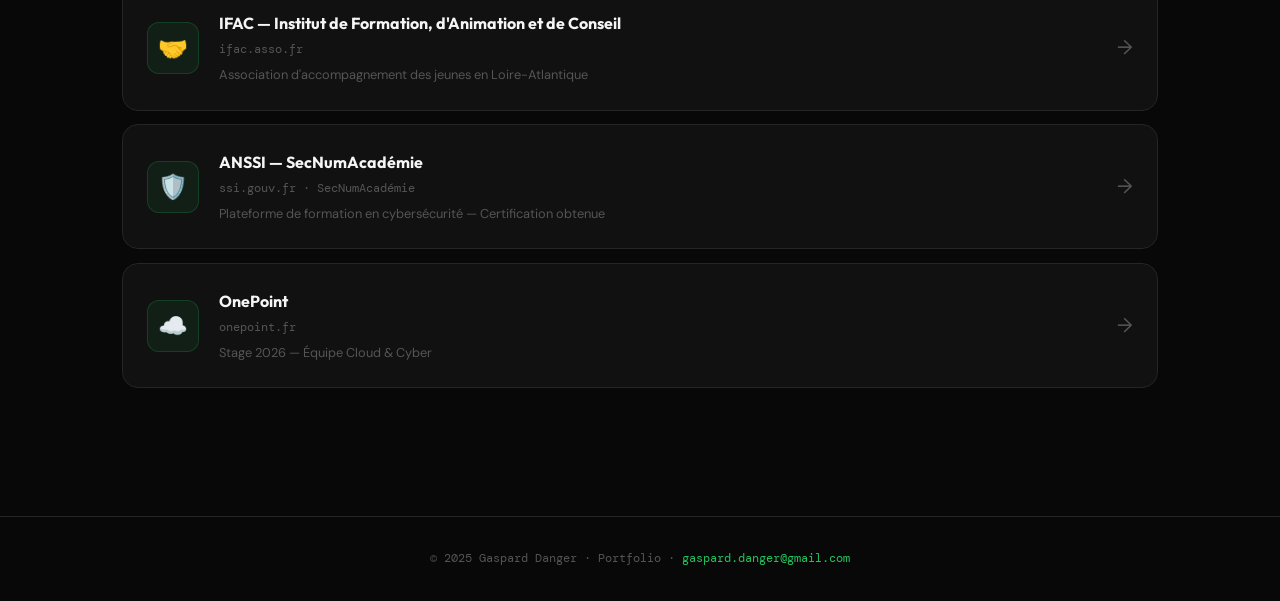
<file: liens.html>
<!DOCTYPE html>
<html lang="fr">
<head>
  <meta charset="UTF-8">
  <meta name="viewport" content="width=device-width, initial-scale=1.0">
  <title>Gaspard Danger — Liens utiles</title>
  <link rel="stylesheet" href="style.css">
  <link rel="shortcut icon" href="images/logouniv.png">
  <style>
    .links-category {
      margin-bottom: 3rem;
    }
    .links-category-label {
      font-family: var(--font-mono);
      font-size: 0.7rem;
      letter-spacing: 0.2em;
      text-transform: uppercase;
      color: var(--text-muted);
      margin-bottom: 1rem;
      padding-bottom: 0.5rem;
      border-bottom: 1px solid var(--border);
    }
    .link-card {
      position: relative;
    }
    .link-featured {
      border-color: rgba(0,212,255,0.35) !important;
      background: linear-gradient(135deg, var(--surface), rgba(0,212,255,0.03));
    }
    .link-featured .link-card-icon {
      background: rgba(0,255,170,0.1);
      border-color: rgba(0,255,170,0.3);
    }
    .featured-badge {
      position: absolute;
      top: -10px;
      right: 1.25rem;
      font-family: var(--font-mono);
      font-size: 0.62rem;
      letter-spacing: 0.12em;
      text-transform: uppercase;
      color: var(--green);
      background: var(--bg);
      border: 1px solid rgba(0,255,170,0.3);
      padding: 0.15rem 0.6rem;
      border-radius: 4px;
    }
    .qr-hint {
      font-family: var(--font-mono);
      font-size: 0.7rem;
      color: var(--text-muted);
      margin-top: 0.2rem;
    }
    .copy-btn {
      background: none;
      border: none;
      cursor: pointer;
      color: var(--text-muted);
      font-size: 0.8rem;
      padding: 0.2rem 0.4rem;
      border-radius: 4px;
      transition: var(--transition);
      font-family: var(--font-mono);
    }
    .copy-btn:hover { color: var(--accent); background: rgba(0,212,255,0.08); }
  </style>
</head>
<body>

<nav>
  <a class="nav-brand" href="index.html">Gaspard Danger</a>
  <button class="nav-toggle" id="navToggle" aria-label="Menu">
    <span></span><span></span><span></span>
  </button>
  <ul class="nav-links" id="navLinks">
    <li><a href="index.html">Mon CV</a></li>
    <li><a href="projets.html">Mes Projets</a></li>
    <li><a href="competences.html">Compétences</a></li>
    <li><a href="interets.html">Intérêts</a></li>
    <li><a href="liens.html" class="active">Liens utiles</a></li>
  </ul>
</nav>

<main class="page">

  <!-- HEADER -->
  <div style="padding: 3rem 0 2rem;" class="fade-up">
    <div class="hero-label">Ressources</div>
    <h1 style="font-family: var(--font-head); font-size: clamp(2rem,5vw,3.5rem); font-weight: 800; color: var(--text-bright); letter-spacing:-0.03em; margin-bottom:0.5rem;">
      Liens utiles
    </h1>
    <p style="color: var(--text-muted); max-width: 500px; line-height:1.7;">
      Mes profils, mes écoles, mon projet phare et les ressources 
      associées à mon parcours.
    </p>
  </div>

  <!-- MON PROJET -->
    <section class="links-category fade-up fade-up-1">
      <div class="links-category-label">⭐ Mes projet phare</div>
      <div class="links-grid">
        <a href="https://socratostetedos.github.io/GasPrompt" target="_blank" class="link-card link-featured"
          style="position:relative;">
          <div class="featured-badge">Live ✓</div>
          <div class="link-card-icon">🚀</div>
          <div>
            <div class="link-card-title">GasPrompt — Générateur de prompts</div>
            <div class="link-card-url">socratostetedos.github.io/GasPrompt</div>
            <div style="font-size:0.8rem; color:var(--text-muted); margin-top:0.35rem;">
              Outil en ligne pour construire des prompts IA structurés et efficaces.
            </div>
          </div>
          <div class="link-card-arrow">→</div>
        </a>
        <a href="https://socratostetedos.github.io/GasGuard" target="_blank" class="link-card link-featured"
          style="position:relative;">
          <div class="featured-badge">Live ✓</div>
          <div class="link-card-icon">🛡️</div>
          <div>
            <div class="link-card-title">GasGuard — IA anti-phishing</div>
            <div class="link-card-url">socratostetedos.github.io/GasGuard</div>
            <div style="font-size:0.8rem; color:var(--text-muted); margin-top:0.35rem;">
              Protection intelligente contre les tentatives d'hameçonnage.
            </div>
          </div>
          <div class="link-card-arrow">→</div>
        </a>

        <a href="https://socratostetedos.github.io/Gascope" target="_blank" class="link-card link-featured"
          style="position:relative;">
          <div class="featured-badge">Live ✓</div>
          <div class="link-card-icon">🕸️</div>
          <div>
            <div class="link-card-title">Gascope — Simulation d'attaques</div>
            <div class="link-card-url">socratostetedos.github.io/Gascope</div>
            <div style="font-size:0.8rem; color:var(--text-muted); margin-top:0.35rem;">
              Outil de simulation et d'analyse de vulnérabilités réseaux.
            </div>
          </div>
          <div class="link-card-arrow">→</div>
        </a>
      </div>
    </section>

  <!-- MES PROFILS -->
  <section class="links-category fade-up fade-up-2">
    <div class="links-category-label">👤 Mes profils</div>
    <div class="links-grid">
      <a href="https://www.linkedin.com/in/gaspard-danger-256091337" target="_blank" class="link-card">
        <div class="link-card-icon">💼</div>
        <div>
          <div class="link-card-title">LinkedIn</div>
          <div class="link-card-url">linkedin.com/in/gaspard-danger-256091337</div>
        </div>
        <div class="link-card-arrow">→</div>
      </a>
      <a href="https://gitlab.enssat.fr/Gaspard_Danger" target="_blank" class="link-card">
        <div class="link-card-icon">🦊</div>
        <div>
          <div class="link-card-title">GitLab ENSSAT</div>
          <div class="link-card-url">gitlab.enssat.fr/Gaspard_Danger</div>
        </div>
        <div class="link-card-arrow">→</div>
      </a>
    </div>
  </section>

  <!-- MES ÉCOLES -->
  <section class="links-category fade-up fade-up-3">
    <div class="links-category-label">🎓 Mes écoles</div>
    <div class="links-grid">
      <a href="https://www.enssat.fr" target="_blank" class="link-card">
        <div class="link-card-icon">🏛️</div>
        <div>
          <div class="link-card-title">ENSSAT — École Nationale Supérieure de Sciences Appliquées et de Technologie</div>
          <div class="link-card-url">enssat.fr</div>
          <div style="font-size:0.8rem; color:var(--text-muted); margin-top:0.35rem;">
            Grande école d'ingénieurs — Lannion (22) · Parcours CUPGE
          </div>
        </div>
        <div class="link-card-arrow">→</div>
      </a>
      <a href="https://iut-lannion.univ-rennes.fr/reseaux-telecommunications" target="_blank" class="link-card">
        <div class="link-card-icon">📡</div>
        <div>
          <div class="link-card-title">IUT de Lannion — BUT Réseaux &amp; Télécoms</div>
          <div class="link-card-url">iut-lannion.univ-rennes.fr/reseaux-telecommunications</div>
          <div style="font-size:0.8rem; color:var(--text-muted); margin-top:0.35rem;">
            BUT R&amp;T · Parcours Cybersécurité — Lannion (22)
          </div>
        </div>
        <div class="link-card-arrow">→</div>
      </a>
    </div>
  </section>

  <!-- RESSOURCES -->
  <section class="links-category fade-up fade-up-4">
    <div class="links-category-label">🔗 Ressources &amp; Associations</div>
    <div class="links-grid">
      <a href="https://www.ifac.asso.fr/" target="_blank" class="link-card">
        <div class="link-card-icon">🤝</div>
        <div>
          <div class="link-card-title">IFAC — Institut de Formation, d'Animation et de Conseil</div>
          <div class="link-card-url">ifac.asso.fr</div>
          <div style="font-size:0.8rem; color:var(--text-muted); margin-top:0.35rem;">
            Association d'accompagnement des jeunes en Loire-Atlantique
          </div>
        </div>
        <div class="link-card-arrow">→</div>
      </a>
      <a href="https://www.ssi.gouv.fr/en/secnumacademy/" target="_blank" class="link-card">
        <div class="link-card-icon">🛡️</div>
        <div>
          <div class="link-card-title">ANSSI — SecNumAcadémie</div>
          <div class="link-card-url">ssi.gouv.fr · SecNumAcadémie</div>
          <div style="font-size:0.8rem; color:var(--text-muted); margin-top:0.35rem;">
            Plateforme de formation en cybersécurité — Certification obtenue
          </div>
        </div>
        <div class="link-card-arrow">→</div>
      </a>
      <a href="https://www.onepoint.fr/" target="_blank" class="link-card">
        <div class="link-card-icon">☁️</div>
        <div>
          <div class="link-card-title">OnePoint</div>
          <div class="link-card-url">onepoint.fr</div>
          <div style="font-size:0.8rem; color:var(--text-muted); margin-top:0.35rem;">
            Stage 2026 — Équipe Cloud &amp; Cyber
          </div>
        </div>
        <div class="link-card-arrow">→</div>
      </a>
    </div>
  </section>


</main>

<footer>
  <p>© 2025 Gaspard Danger · Portfolio · <a href="mailto:gaspard.danger@gmail.com">gaspard.danger@gmail.com</a></p>
</footer>

<script src="nav.js"></script>
</body>
</html>
</file>
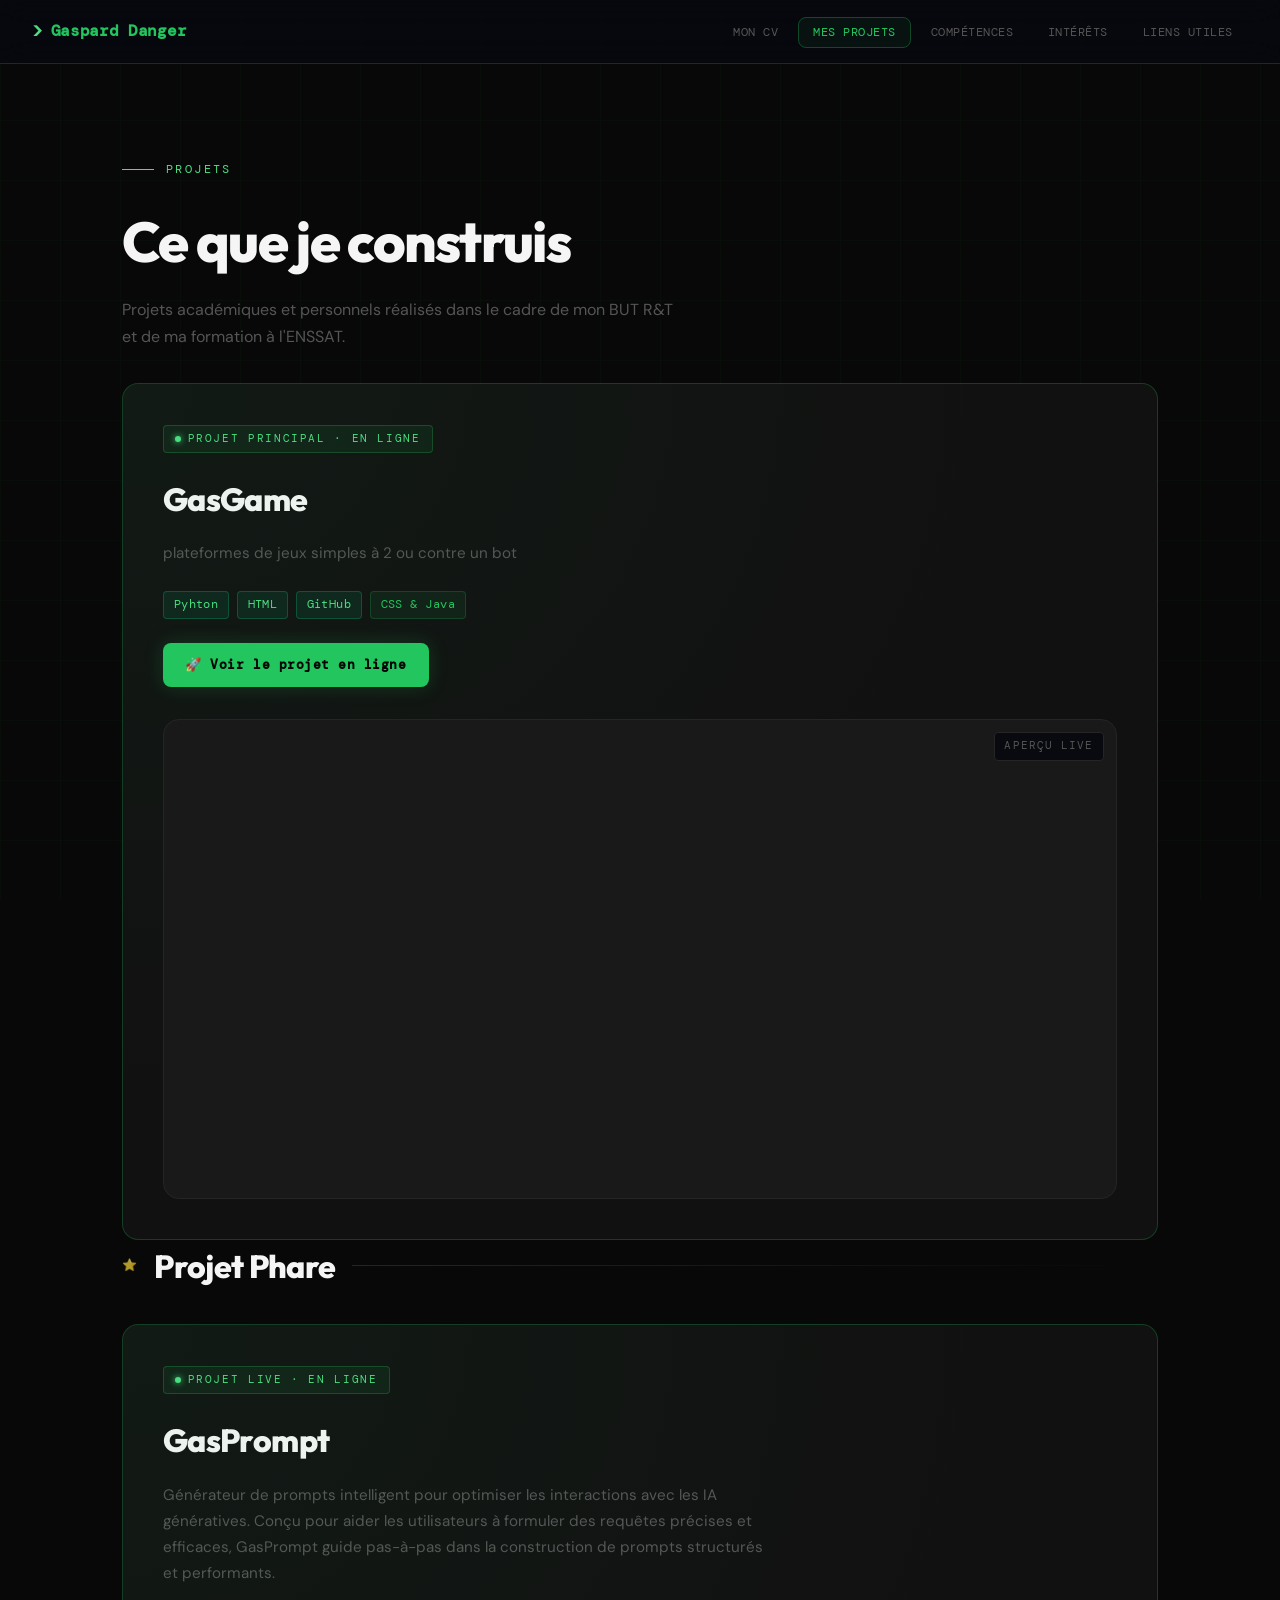
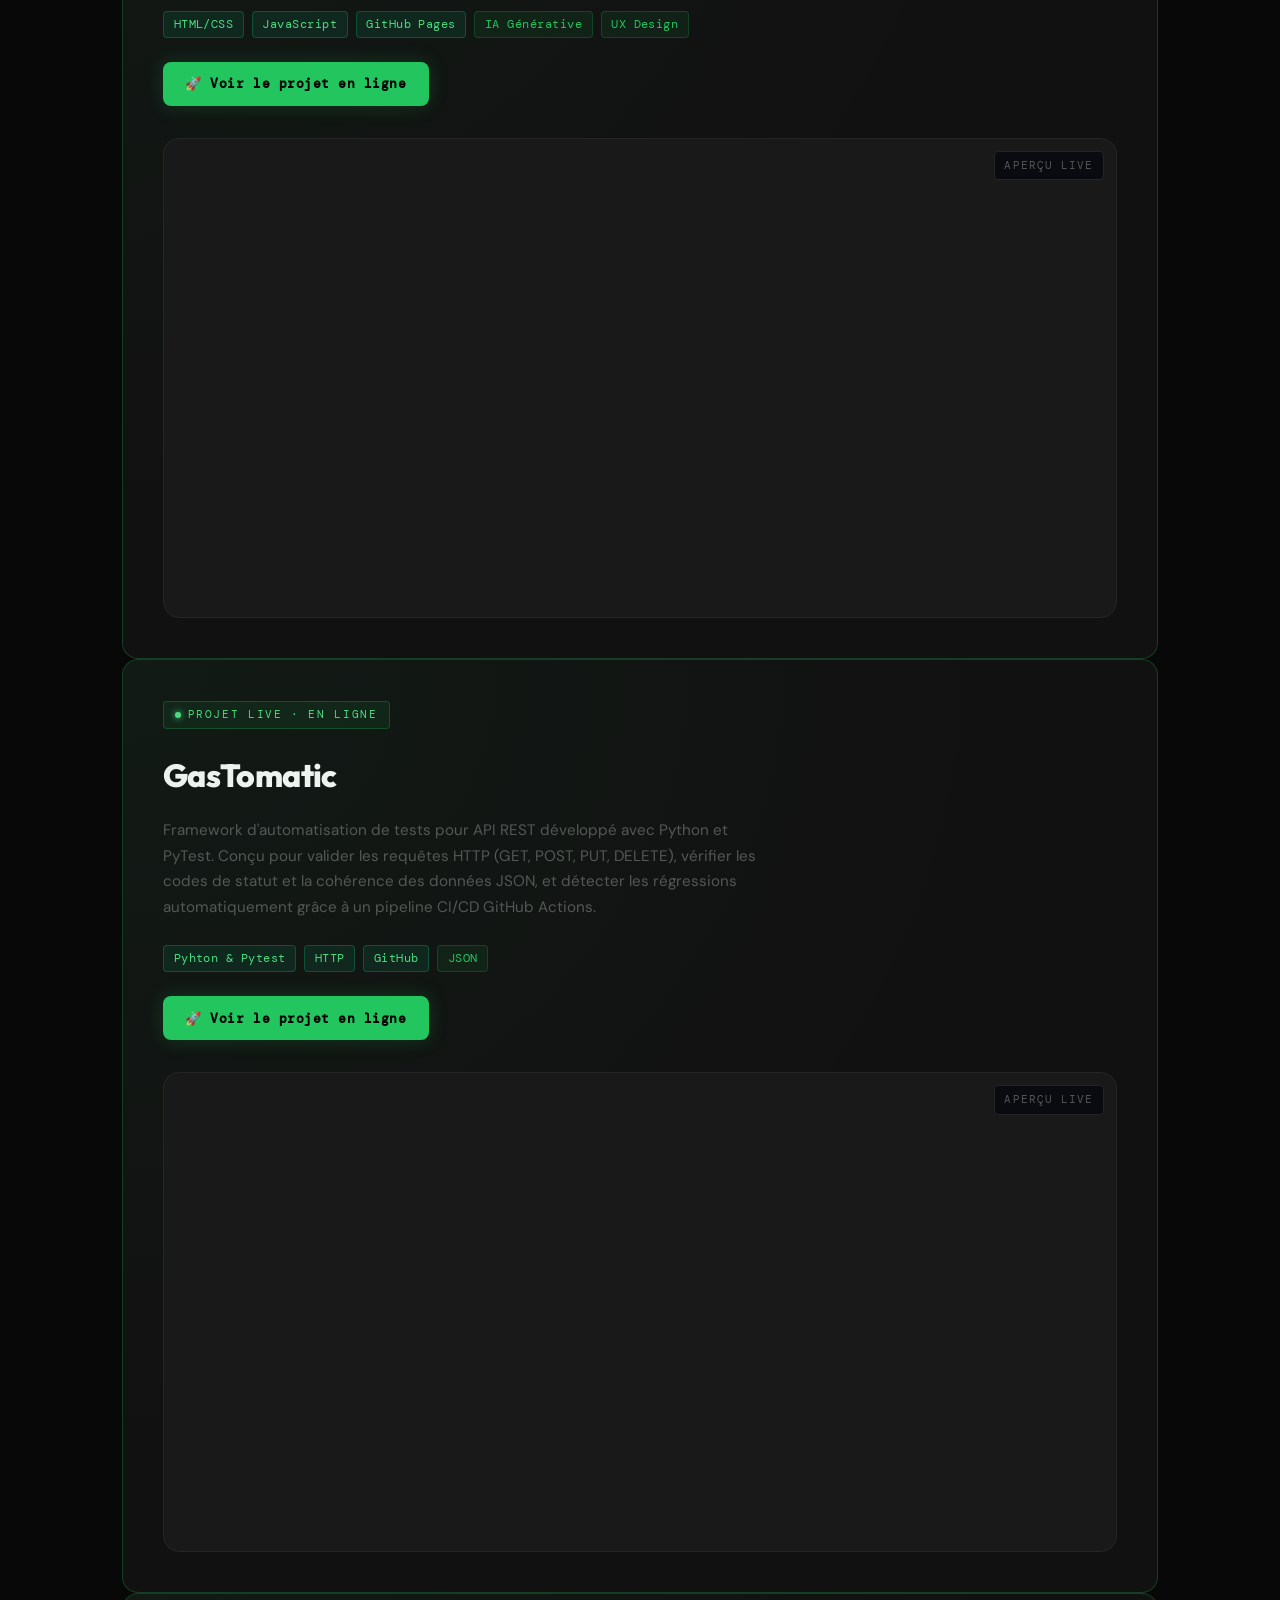
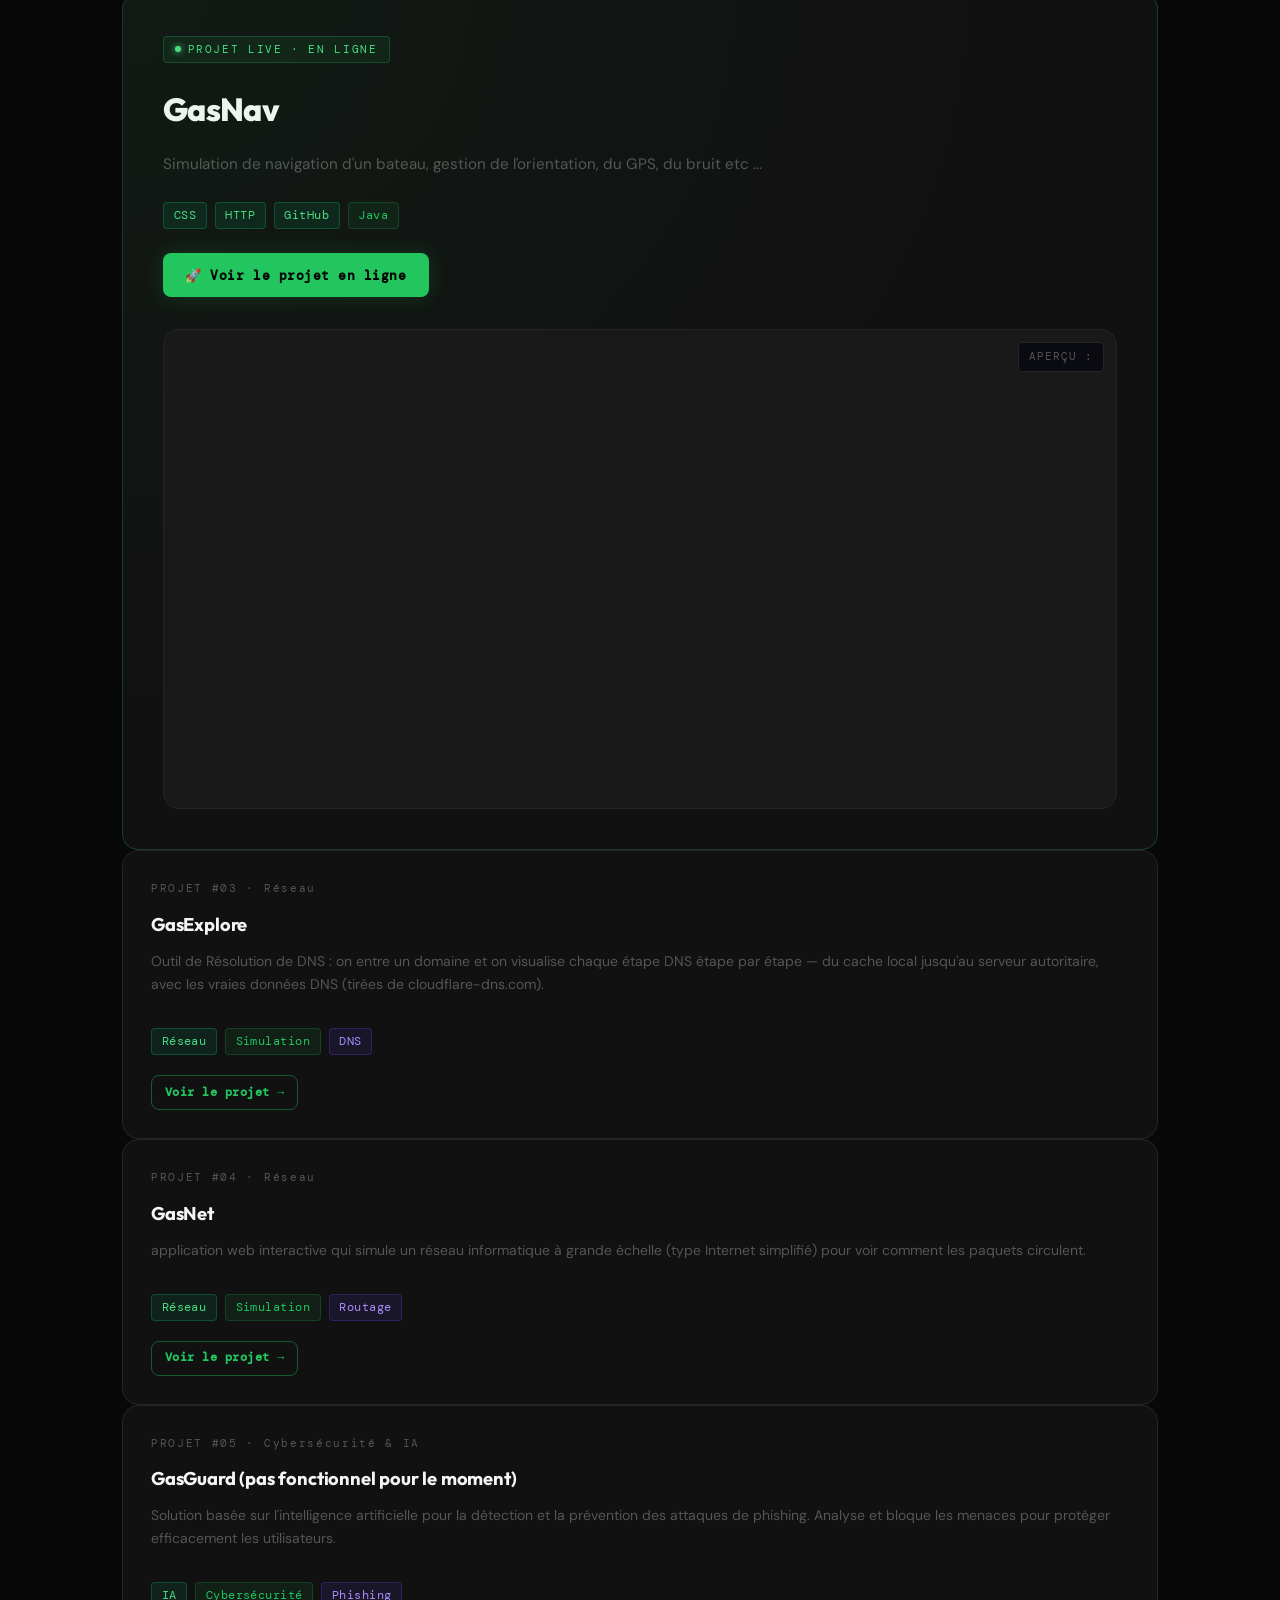
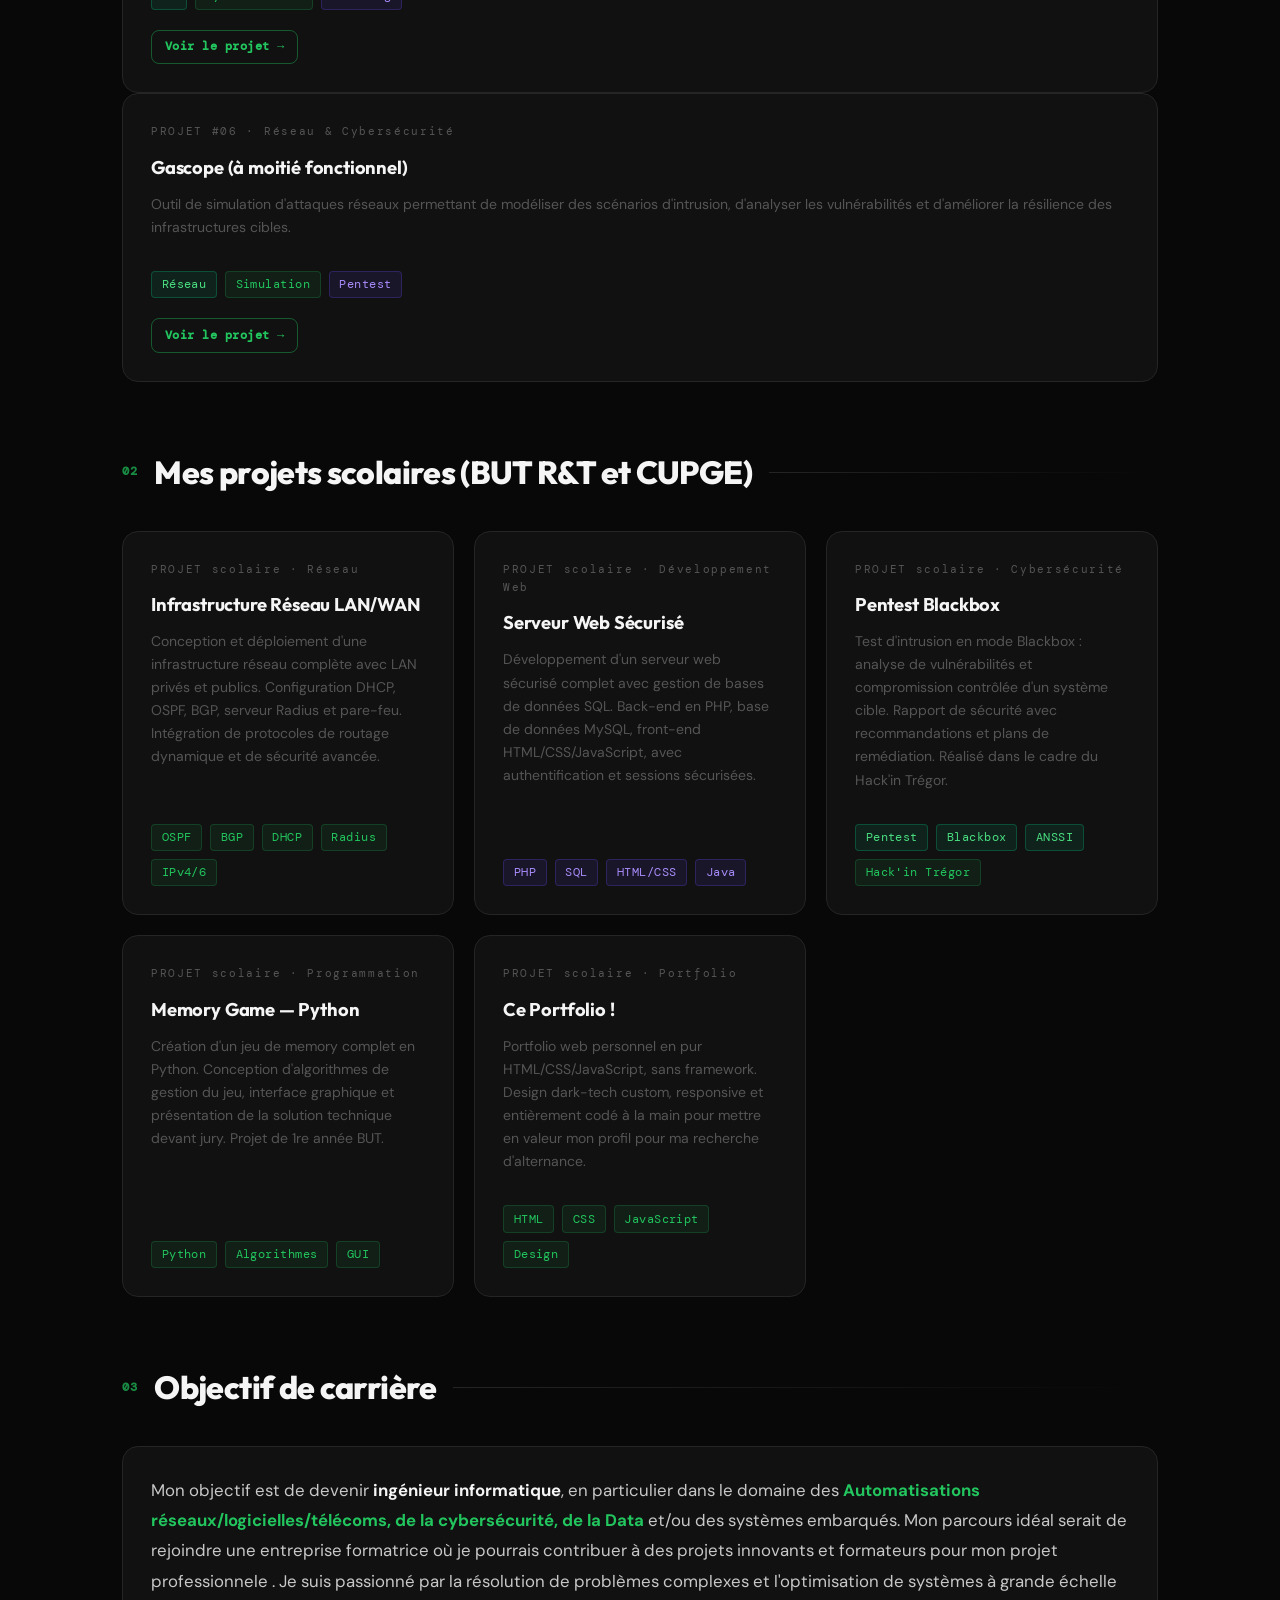
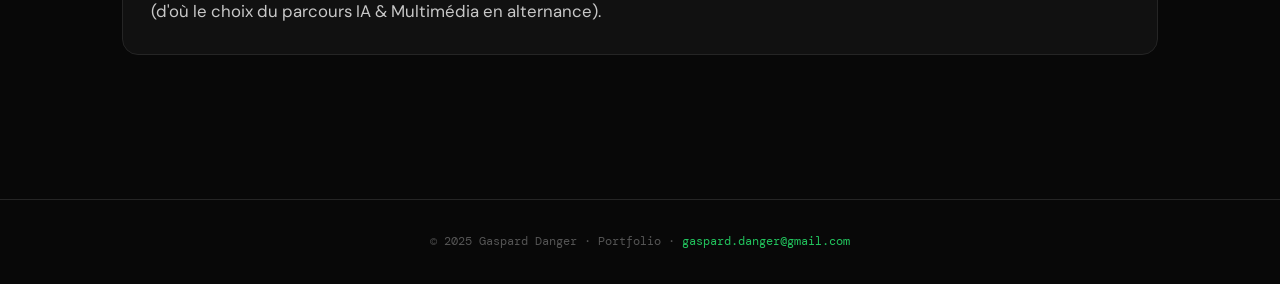
<file: projets.html>
<!DOCTYPE html>
<html lang="fr">

<head>
  <meta charset="UTF-8">
  <meta name="viewport" content="width=device-width, initial-scale=1.0">
  <title>Gaspard Danger — Projets</title>
  <link rel="stylesheet" href="style.css">
  <link rel="shortcut icon" href="images/logouniv.png">
  <style>
    .project-grid {
      display: grid;
      grid-template-columns: repeat(auto-fit, minmax(300px, 1fr));
      gap: 1.25rem;
      margin-top: 2rem;
    }

    .project-card {
      background: var(--surface);
      border: 1px solid var(--border);
      border-radius: var(--radius-lg);
      padding: 1.75rem;
      position: relative;
      overflow: hidden;
      transition: var(--transition);
      display: flex;
      flex-direction: column;
    }

    .project-card:hover {
      border-color: rgba(0, 212, 255, 0.3);
      box-shadow: var(--glow);
      transform: translateY(-4px);
    }

    .project-card-num {
      font-family: var(--font-mono);
      font-size: 0.7rem;
      color: var(--text-muted);
      letter-spacing: 0.15em;
      margin-bottom: 0.75rem;
    }

    .project-card-title {
      font-family: var(--font-head);
      font-size: 1.15rem;
      font-weight: 700;
      color: var(--text-bright);
      margin-bottom: 0.6rem;
      letter-spacing: -0.01em;
    }

    .project-card-desc {
      font-size: 0.875rem;
      color: var(--text-muted);
      line-height: 1.65;
      flex: 1;
      margin-bottom: 1.25rem;
    }

    .project-card-footer {
      display: flex;
      align-items: center;
      justify-content: space-between;
      margin-top: auto;
    }

    .preview-frame {
      border: 1px solid var(--border);
      border-radius: var(--radius-lg);
      overflow: hidden;
      height: 480px;
      margin-top: 2rem;
      position: relative;
      background: var(--surface2);
    }

    .preview-frame iframe {
      width: 100%;
      height: 100%;
      border: none;
    }

    .preview-label {
      position: absolute;
      top: 0.75rem;
      right: 0.75rem;
      font-family: var(--font-mono);
      font-size: 0.68rem;
      color: var(--text-muted);
      background: rgba(7, 9, 15, 0.85);
      padding: 0.3rem 0.6rem;
      border-radius: 4px;
      border: 1px solid var(--border);
      letter-spacing: 0.1em;
      text-transform: uppercase;
    }
  </style>
</head>

<body>

  <nav>
    <a class="nav-brand" href="index.html">Gaspard Danger</a>
    <button class="nav-toggle" id="navToggle" aria-label="Menu">
      <span></span><span></span><span></span>
    </button>
    <ul class="nav-links" id="navLinks">
      <li><a href="index.html">Mon CV</a></li>
      <li><a href="projets.html" class="active">Mes Projets</a></li>
      <li><a href="competences.html">Compétences</a></li>
      <li><a href="interets.html">Intérêts</a></li>
      <li><a href="liens.html">Liens utiles</a></li>
    </ul>
  </nav>

  <main class="page">

    <!-- HERO -->
    <div style="padding: 3rem 0 2rem;">
      <div class="hero-label">Projets</div>
      <h1
        style="font-family: var(--font-head); font-size: clamp(2rem,5vw,3.5rem); font-weight: 800; color: var(--text-bright); letter-spacing:-0.03em; margin-bottom:0.5rem;">
        Ce que je construis
      </h1>
      <p style="color: var(--text-muted); max-width: 560px; line-height:1.7;">
        Projets académiques et personnels réalisés dans le cadre de mon BUT R&amp;T
        et de ma formation à l'ENSSAT.
      </p>
    </div>

    <!-- FEATURED PROJECT -->
    <div class="project-featured">
        <div class="project-badge">Projet Principal · En ligne</div>
        <div class="project-title">GasGame</div>
        <p class="project-desc">
          plateformes de jeux simples à 2 ou contre un bot
        </p>
        <div class="tag-group" style="margin-bottom: 1.5rem;">
          <span class="tag tag-green">Pyhton</span>
          <span class="tag tag-green">HTML</span>
          <span class="tag tag-green">GitHub</span>
          <span class="tag">CSS & Java</span>
        </div>
        <div style="display: flex; gap: 1rem; flex-wrap:wrap;">
          <a href="https://socratostetedos.github.io/GasGame" target="_blank" class="btn btn-primary">
            🚀 Voir le projet en ligne
          </a>
        </div>        <!-- Preview iframe -->
        <div class="preview-frame">
          <div class="preview-label">Aperçu live</div>
          <iframe src="https://socratostetedos.github.io/GasGame" title="GasGame Preview" loading="lazy"
            sandbox="allow-scripts allow-same-origin allow-forms">
          </iframe>
        </div>
      </div>
        <section class="section fade-up">
      <h2 class="section-title"><span class="section-num">⭐</span>Projet Phare</h2>

      <div class="project-featured">
        <div class="project-badge">Projet live · En ligne</div>
        <div class="project-title">GasPrompt</div>
        <p class="project-desc">
          Générateur de prompts intelligent pour optimiser les interactions avec les IA génératives.
          Conçu pour aider les utilisateurs à formuler des requêtes précises et efficaces,
          GasPrompt guide pas-à-pas dans la construction de prompts structurés et performants.
        </p>
        <div class="tag-group" style="margin-bottom: 1.5rem;">
          <span class="tag tag-green">HTML/CSS</span>
          <span class="tag tag-green">JavaScript</span>
          <span class="tag tag-green">GitHub Pages</span>
          <span class="tag">IA Générative</span>
          <span class="tag">UX Design</span>
        </div>
        <div style="display: flex; gap: 1rem; flex-wrap:wrap;">
          <a href="https://socratostetedos.github.io/GasPrompt" target="_blank" class="btn btn-primary">
            🚀 Voir le projet en ligne
          </a>
        </div>

        <!-- Preview iframe -->
        <div class="preview-frame">
          <div class="preview-label">Aperçu live</div>
          <iframe src="https://socratostetedos.github.io/GasPrompt" title="GasPrompt Preview" loading="lazy"
            sandbox="allow-scripts allow-same-origin allow-forms">
          </iframe>
        </div>
      </div>
      <div class="project-featured">
        <div class="project-badge">Projet live · En ligne</div>
        <div class="project-title">GasTomatic</div>
        <p class="project-desc">
          Framework d'automatisation de tests pour API REST développé avec Python et PyTest.
          Conçu pour valider les requêtes HTTP (GET, POST, PUT, DELETE), vérifier les codes de statut et la cohérence des données JSON, 
          et détecter les régressions automatiquement grâce à un pipeline CI/CD GitHub Actions.
        </p>
        <div class="tag-group" style="margin-bottom: 1.5rem;">
          <span class="tag tag-green">Pyhton & Pytest</span>
          <span class="tag tag-green">HTTP</span>
          <span class="tag tag-green">GitHub</span>
          <span class="tag">JSON</span>
        </div>
        <div style="display: flex; gap: 1rem; flex-wrap:wrap;">
          <a href="https://socratostetedos.github.io/Gastomatic" target="_blank" class="btn btn-primary">
            🚀 Voir le projet en ligne
          </a>
        </div>
        <!-- Preview iframe -->
        <div class="preview-frame">
          <div class="preview-label">Aperçu live</div>
          <iframe src="https://socratostetedos.github.io/Gastomatic" title="Gastomatic Preview" loading="lazy"
            sandbox="allow-scripts allow-same-origin allow-forms">
          </iframe>
        </div>
      </div>
      <div class="project-featured">
        <div class="project-badge">Projet live · En ligne</div>
        <div class="project-title">GasNav</div>
        <p class="project-desc">
            Simulation de navigation d'un bateau, gestion de l'orientation, du GPS, du bruit etc ...
        </p>
        <div class="tag-group" style="margin-bottom: 1.5rem;">
          <span class="tag tag-green">CSS</span>
          <span class="tag tag-green">HTTP</span>
          <span class="tag tag-green">GitHub</span>
          <span class="tag">Java</span>
        </div>
        <div style="display: flex; gap: 1rem; flex-wrap:wrap;">
          <a href="https://socratostetedos.github.io/GasNav" target="_blank" class="btn btn-primary">
            🚀 Voir le projet en ligne
          </a>
        </div>


        <!-- Preview iframe -->
        <div class="preview-frame">
          <div class="preview-label">Aperçu :</div>
          <iframe src="https://socratostetedos.github.io/GasNav" title="GasNav Preview" loading="lazy"
            sandbox="allow-scripts allow-same-origin allow-forms">
          </iframe>
        </div>
      </div>
      <div class="project-card">
        <div class="project-card-num">PROJET #03 · Réseau </div>
        <div class="project-card-title">GasExplore</div>
        <p class="project-card-desc">
          Outil de Résolution de DNS : on entre un domaine et on visualise chaque étape DNS étape par étape — du cache local jusqu'au serveur autoritaire, avec les vraies données DNS (tirées de cloudflare-dns.com).
        </p>
        <div class="tag-group" style="margin-bottom: 1.25rem;">
          <span class="tag tag-green">Réseau</span>
          <span class="tag">Simulation</span>
          <span class="tag tag-purple">DNS</span>
        </div>
        <div class="project-card-footer">
          <a href="https://socratostetedos.github.io/GasExplore/" target="_blank" class="btn btn-outline"
            style="padding: 0.4rem 0.8rem; font-size: 0.75rem;">
            Voir le projet →
          </a>
      </div>
      </div>
            <div class="project-card">
        <div class="project-card-num">PROJET #04 · Réseau </div>
        <div class="project-card-title">GasNet</div>
        <p class="project-card-desc">
          application web interactive qui simule un réseau informatique à grande échelle (type Internet simplifié) pour voir comment les paquets circulent.
        </p>
        <div class="tag-group" style="margin-bottom: 1.25rem;">
          <span class="tag tag-green">Réseau</span>
          <span class="tag">Simulation</span>
          <span class="tag tag-purple">Routage</span>
        </div>
        <div class="project-card-footer">
          <a href="https://socratostetedos.github.io/GasNet/" target="_blank" class="btn btn-outline"
            style="padding: 0.4rem 0.8rem; font-size: 0.75rem;">
            Voir le projet →
          </a>
      </div>
      </div>
      <div class="project-card">
        <div class="project-card-num">PROJET #05 · Cybersécurité & IA</div>
        <div class="project-card-title">GasGuard (pas fonctionnel pour le moment)</div>
        <p class="project-card-desc">
          Solution basée sur l'intelligence artificielle pour la détection et la prévention des attaques de phishing.
          Analyse et bloque les menaces pour protéger efficacement les utilisateurs.
        </p>
        <div class="tag-group" style="margin-bottom: 1.25rem;">
          <span class="tag tag-green">IA</span>
          <span class="tag">Cybersécurité</span>
          <span class="tag tag-purple">Phishing</span>
        </div>
        <div class="project-card-footer">
          <a href="https://socratostetedos.github.io/GasGuard/" target="_blank" class="btn btn-outline"
            style="padding: 0.4rem 0.8rem; font-size: 0.75rem;">
            Voir le projet →
          </a>
        </div>
      </div>
      <div class="project-card">
        <div class="project-card-num">PROJET #06 · Réseau & Cybersécurité</div>
        <div class="project-card-title">Gascope (à moitié fonctionnel)</div>
        <p class="project-card-desc">
          Outil de simulation d'attaques réseaux permettant de modéliser des scénarios d'intrusion,
          d'analyser les vulnérabilités et d'améliorer la résilience des infrastructures cibles.
        </p>
        <div class="tag-group" style="margin-bottom: 1.25rem;">
          <span class="tag tag-green">Réseau</span>
          <span class="tag">Simulation</span>
          <span class="tag tag-purple">Pentest</span>
        </div>
        <div class="project-card-footer">
          <a href="https://socratostetedos.github.io/Gascope/" target="_blank" class="btn btn-outline"
            style="padding: 0.4rem 0.8rem; font-size: 0.75rem;">
            Voir le projet →
          </a>
        </div>
      </div>
    </section>

    <!-- OTHER PROJECTS -->
    <section class="section fade-up fade-up-2">
      <h2 class="section-title"><span class="section-num">02</span>Mes projets scolaires (BUT R&T et CUPGE)</h2>
      <div class="project-grid">

        <div class="project-card">
          <div class="project-card-num">PROJET scolaire · Réseau</div>
          <div class="project-card-title">Infrastructure Réseau LAN/WAN</div>
          <p class="project-card-desc">
            Conception et déploiement d'une infrastructure réseau complète avec LAN privés et publics.
            Configuration DHCP, OSPF, BGP, serveur Radius et pare-feu.
            Intégration de protocoles de routage dynamique et de sécurité avancée.
          </p>
          <div class="tag-group">
            <span class="tag">OSPF</span>
            <span class="tag">BGP</span>
            <span class="tag">DHCP</span>
            <span class="tag">Radius</span>
            <span class="tag">IPv4/6</span>
          </div>
        </div>

        <div class="project-card">
          <div class="project-card-num">PROJET scolaire · Développement Web</div>
          <div class="project-card-title">Serveur Web Sécurisé</div>
          <p class="project-card-desc">
            Développement d'un serveur web sécurisé complet avec gestion de bases de données SQL.
            Back-end en PHP, base de données MySQL, front-end HTML/CSS/JavaScript,
            avec authentification et sessions sécurisées.
          </p>
          <div class="tag-group">
            <span class="tag tag-purple">PHP</span>
            <span class="tag tag-purple">SQL</span>
            <span class="tag tag-purple">HTML/CSS</span>
            <span class="tag tag-purple">Java</span>
          </div>
        </div>

        <div class="project-card">
          <div class="project-card-num">PROJET scolaire · Cybersécurité</div>
          <div class="project-card-title">Pentest Blackbox</div>
          <p class="project-card-desc">
            Test d'intrusion en mode Blackbox : analyse de vulnérabilités et compromission contrôlée
            d'un système cible. Rapport de sécurité avec recommandations et plans de remédiation.
            Réalisé dans le cadre du Hack'in Trégor.
          </p>
          <div class="tag-group">
            <span class="tag tag-green">Pentest</span>
            <span class="tag tag-green">Blackbox</span>
            <span class="tag tag-green">ANSSI</span>
            <span class="tag">Hack'in Trégor</span>
          </div>
        </div>

        <div class="project-card">
          <div class="project-card-num">PROJET scolaire · Programmation</div>
          <div class="project-card-title">Memory Game — Python</div>
          <p class="project-card-desc">
            Création d'un jeu de memory complet en Python. Conception d'algorithmes de gestion
            du jeu, interface graphique et présentation de la solution technique devant jury.
            Projet de 1re année BUT.
          </p>
          <div class="tag-group">
            <span class="tag">Python</span>
            <span class="tag">Algorithmes</span>
            <span class="tag">GUI</span>
          </div>
        </div>

        <div class="project-card">
          <div class="project-card-num">PROJET scolaire · Portfolio</div>
          <div class="project-card-title">Ce Portfolio !</div>
          <p class="project-card-desc">
            Portfolio web personnel en pur HTML/CSS/JavaScript, sans framework.
            Design dark-tech custom, responsive et entièrement codé à la main
            pour mettre en valeur mon profil pour ma recherche d'alternance.
          </p>
          <div class="tag-group">
            <span class="tag">HTML</span>
            <span class="tag">CSS</span>
            <span class="tag">JavaScript</span>
            <span class="tag">Design</span>
          </div>
        </div>

      </div>
    </section>

    <!-- OBJECTIF CARRIÈRE -->
    <section class="section fade-up fade-up-3">
      <h2 class="section-title"><span class="section-num">03</span>Objectif de carrière</h2>
      <div class="card">
        <p style="font-size: 1.05rem; line-height: 1.8; color: var(--text);">
          Mon objectif est de devenir <strong style="color: var(--text-bright);">ingénieur informatique</strong>,
          en particulier dans le domaine des <strong style="color: var(--accent);">Automatisations réseaux/logicielles/télécoms, de la cybersécurité, de la Data</strong>
          et/ou des systèmes embarqués. Mon parcours idéal serait de rejoindre une entreprise formatrice où je pourrais contribuer à des projets innovants et formateurs pour mon projet professionnele
          . Je suis passionné par la résolution de problèmes complexes et l'optimisation de systèmes à grande échelle (d'où le choix du parcours IA & Multimédia en alternance).
        </p>
      </div>
    </section>

  </main>

  <footer>
    <p>© 2025 Gaspard Danger · Portfolio · <a href="mailto:gaspard.danger@gmail.com">gaspard.danger@gmail.com</a></p>
  </footer>

  <script src="nav.js"></script>
</body>

</html>
</file>
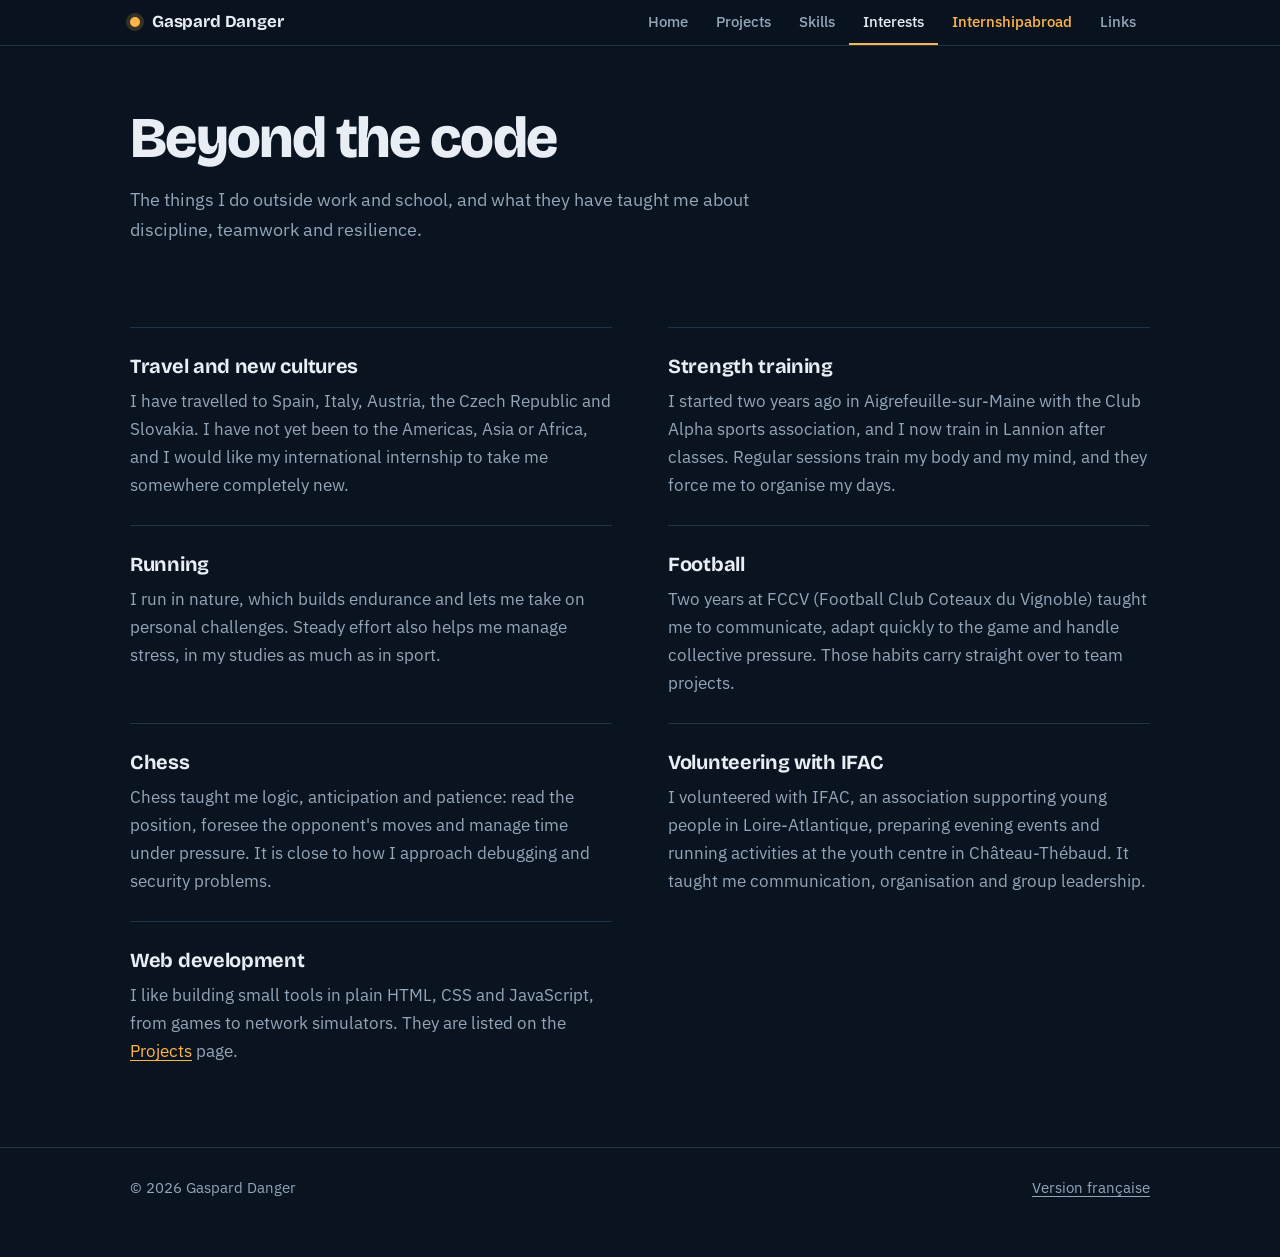
<file: EN/interests.html>
<!doctype html>
<html lang="en">
<head>
<meta charset="utf-8">
<meta name="viewport" content="width=device-width, initial-scale=1">
<title>Interests | Gaspard Danger</title>
<meta name="description" content="Beyond code: travel, strength training, running, football, chess and youth-centre volunteering. What they have taught Gaspard Danger about discipline, teamwork and resilience.">
<meta name="theme-color" content="#0a1420">
<link rel="icon" href="data:image/svg+xml,%3Csvg xmlns='http://www.w3.org/2000/svg' viewBox='0 0 32 32'%3E%3Crect width='32' height='32' rx='7' fill='%230A1420'/%3E%3Ccircle cx='16' cy='16' r='7' fill='%23FFB547'/%3E%3C/svg%3E">
<link rel="preconnect" href="https://fonts.googleapis.com">
<link rel="preconnect" href="https://fonts.gstatic.com" crossorigin>
<link href="https://fonts.googleapis.com/css2?family=Bricolage+Grotesque:opsz,wght@12..96,600..800&family=IBM+Plex+Sans:wght@400;500;600&display=swap" rel="stylesheet">
<link rel="stylesheet" href="assets/style.css">
<script src="assets/main.js" defer></script>
</head>
<body>
<a class="skip" href="#main">Skip to content</a>
<header class="site-header">
  <div class="bar">
    <a class="brand" href="index.html">Gaspard Danger</a>
    <nav class="tabs" aria-label="Main">
      <a href="index.html">Home</a>
      <a href="projects.html">Projects</a>
      <a href="skills.html">Skills</a>
      <a href="interests.html" aria-current="page">Interests</a>
      <a class="tab-accent" href="internship.html">Internship<span class="more"> abroad</span></a>
      <a href="links.html">Links</a>
    </nav>
  </div>
</header>

<main id="main">
  <section class="page-head">
    <div class="wrap">
      <h1>Beyond the code</h1>
      <p>The things I do outside work and school, and what they have taught me about discipline, teamwork and resilience.</p>
    </div>
  </section>

  <section class="section">
    <div class="wrap">
      <div class="interest-grid">
        <article class="interest">
          <h3>Travel and new cultures</h3>
          <p>I have travelled to Spain, Italy, Austria, the Czech Republic and Slovakia. I have not yet been to the Americas, Asia or Africa, and I would like my international internship to take me somewhere completely new.</p>
        </article>

        <article class="interest">
          <h3>Strength training</h3>
          <p>I started two years ago in Aigrefeuille-sur-Maine with the Club Alpha sports association, and I now train in Lannion after classes. Regular sessions train my body and my mind, and they force me to organise my days.</p>
        </article>

        <article class="interest">
          <h3>Running</h3>
          <p>I run in nature, which builds endurance and lets me take on personal challenges. Steady effort also helps me manage stress, in my studies as much as in sport.</p>
        </article>

        <article class="interest">
          <h3>Football</h3>
          <p>Two years at FCCV (Football Club Coteaux du Vignoble) taught me to communicate, adapt quickly to the game and handle collective pressure. Those habits carry straight over to team projects.</p>
        </article>

        <article class="interest">
          <h3>Chess</h3>
          <p>Chess taught me logic, anticipation and patience: read the position, foresee the opponent's moves and manage time under pressure. It is close to how I approach debugging and security problems.</p>
        </article>

        <article class="interest">
          <h3>Volunteering with IFAC</h3>
          <p>I volunteered with IFAC, an association supporting young people in Loire-Atlantique, preparing evening events and running activities at the youth centre in Château-Thébaud. It taught me communication, organisation and group leadership.</p>
        </article>

        <article class="interest">
          <h3>Web development</h3>
          <p>I like building small tools in plain HTML, CSS and JavaScript, from games to network simulators. They are listed on the <a href="projects.html">Projects</a> page.</p>
        </article>
      </div>
    </div>
  </section>
</main>

<footer class="site-footer">
  <div class="wrap foot">
    <span>© 2026 Gaspard Danger</span>
    <span><a href="https://socratostetedos.github.io/Gaspard_Danger_Portfolio/interets.html" hreflang="fr" lang="fr">Version française</a></span>
  </div>
</footer>
</body>
</html>
</file>
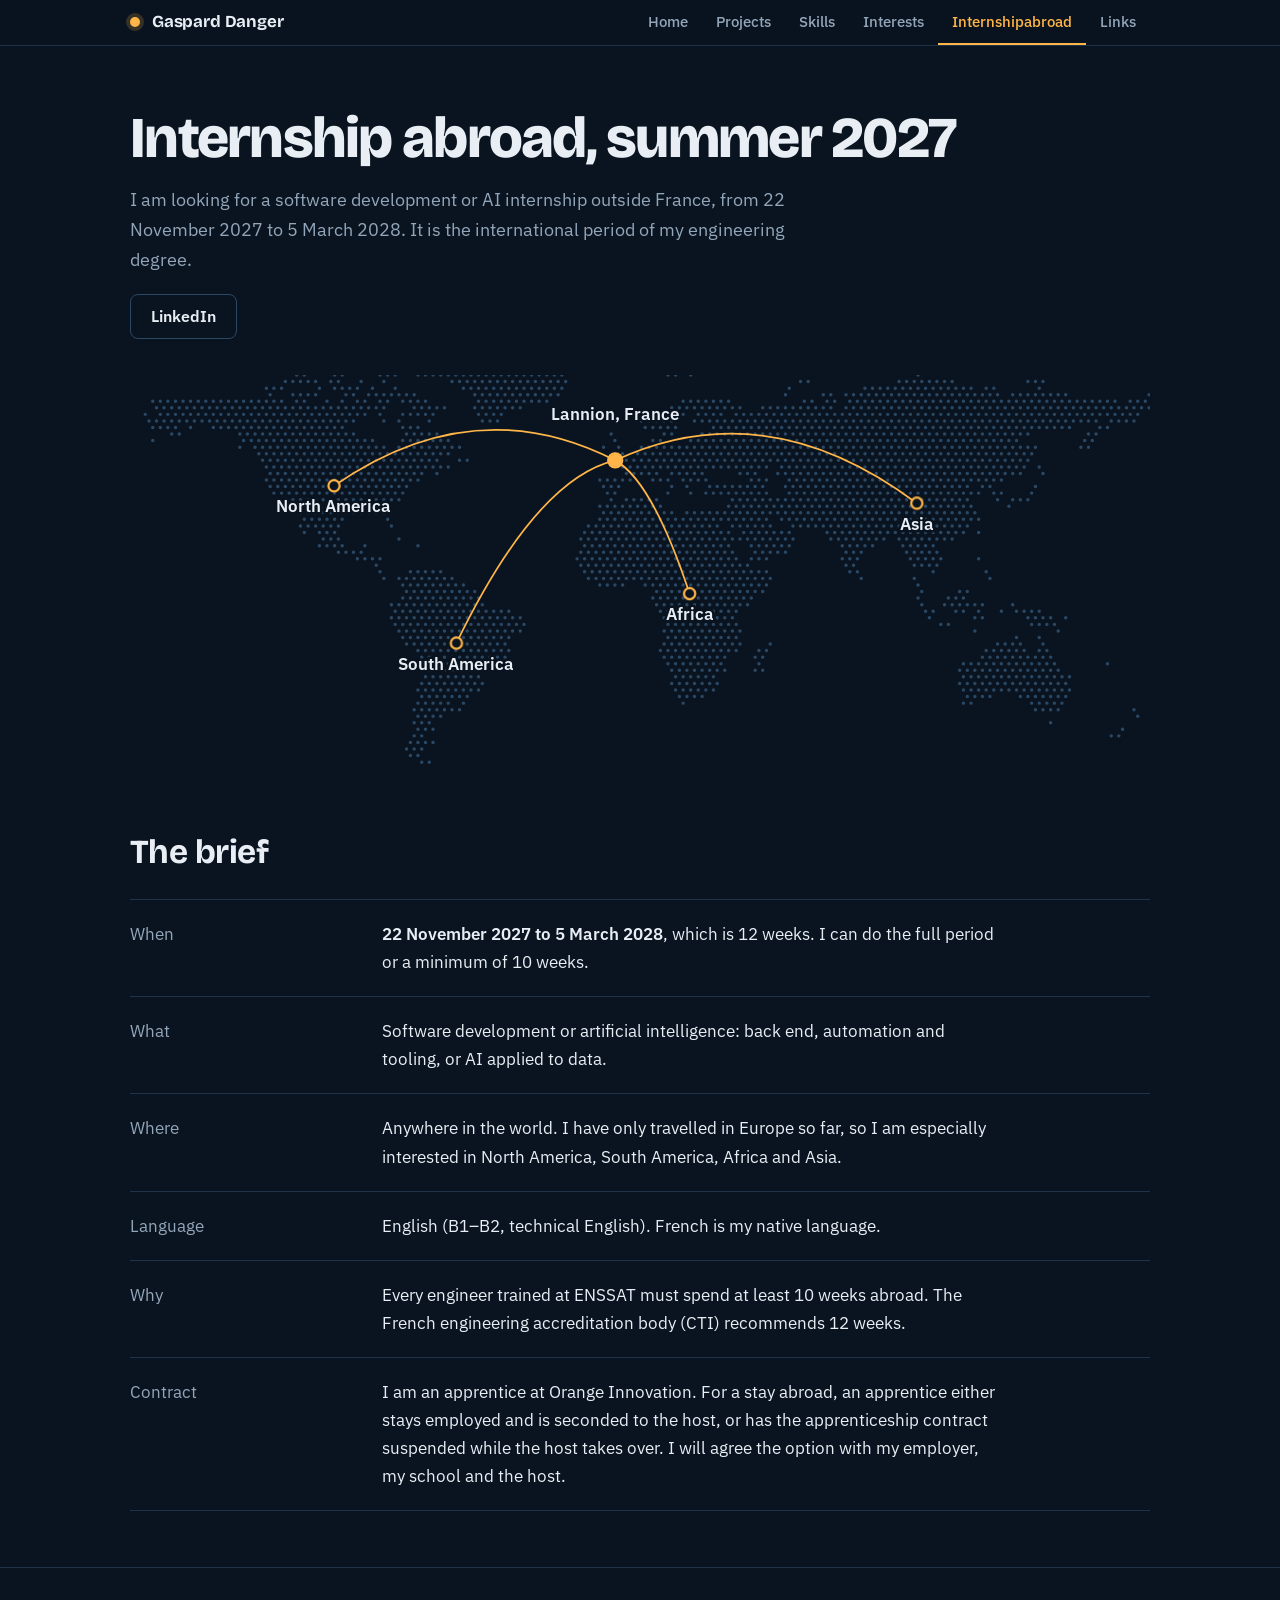
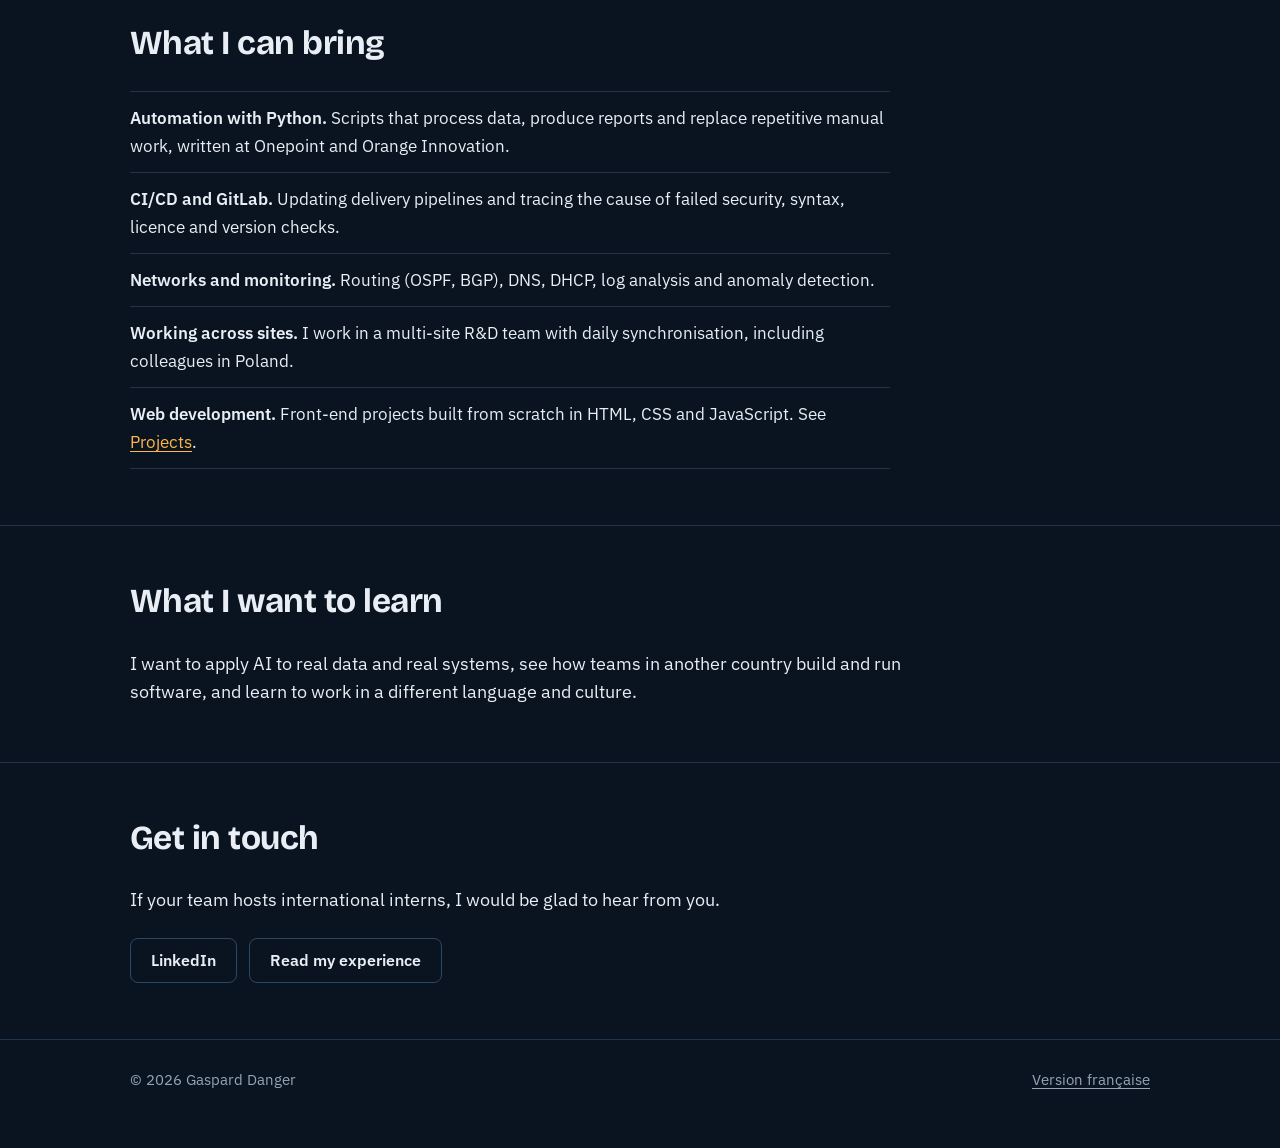
<file: EN/internship.html>
<!doctype html>
<html lang="en">
<head>
<meta charset="utf-8">
<meta name="viewport" content="width=device-width, initial-scale=1">
<title>Internship abroad | Gaspard Danger</title>
<meta name="description" content="Gaspard Danger is looking for a software development or AI internship abroad between 22 November 2027 and 5 March 2028 (10 to 12 weeks), as part of his engineering degree at ENSSAT.">
<meta name="theme-color" content="#0a1420">
<meta property="og:title" content="Internship abroad | Gaspard Danger">
<meta property="og:description" content="Work-study engineering student (AI &amp; Multimedia) looking for a software development or AI internship abroad, 22 November 2027 to 5 March 2028.">
<meta property="og:type" content="website">
<link rel="icon" href="data:image/svg+xml,%3Csvg xmlns='http://www.w3.org/2000/svg' viewBox='0 0 32 32'%3E%3Crect width='32' height='32' rx='7' fill='%230A1420'/%3E%3Ccircle cx='16' cy='16' r='7' fill='%23FFB547'/%3E%3C/svg%3E">
<link rel="preconnect" href="https://fonts.googleapis.com">
<link rel="preconnect" href="https://fonts.gstatic.com" crossorigin>
<link href="https://fonts.googleapis.com/css2?family=Bricolage+Grotesque:opsz,wght@12..96,600..800&family=IBM+Plex+Sans:wght@400;500;600&display=swap" rel="stylesheet">
<link rel="stylesheet" href="assets/style.css">
<script src="assets/main.js" defer></script>
</head>
<body>
<a class="skip" href="#main">Skip to content</a>
<header class="site-header">
  <div class="bar">
    <a class="brand" href="index.html">Gaspard Danger</a>
    <nav class="tabs" aria-label="Main">
      <a href="index.html">Home</a>
      <a href="projects.html">Projects</a>
      <a href="skills.html">Skills</a>
      <a href="interests.html">Interests</a>
      <a class="tab-accent" href="internship.html" aria-current="page">Internship<span class="more"> abroad</span></a>
      <a href="links.html">Links</a>
    </nav>
  </div>
</header>

<main id="main">
  <section class="page-head">
    <div class="wrap">
      <h1>Internship abroad, summer 2027</h1>
      <p>I am looking for a software development or AI internship outside France, from 22 November 2027 to 5 March 2028. It is the international period of my engineering degree.</p>
      <p class="actions" style="margin-top:20px">
        <a class="btn" href="https://www.linkedin.com/in/gaspard-danger-256091337" target="_blank" rel="noopener">LinkedIn</a>
      </p>
      <figure class="map-frame" style="margin-top:36px">
        <svg class="worldmap" viewBox="0 0 1000 385.7" xmlns="http://www.w3.org/2000/svg" role="img" aria-labelledby="map-title map-desc">
<title id="map-title">World map with routes from Lannion, France</title>
<path class="dots" d="M163.4 0.0h0M170.9 0.0h0M200.6 0.0h0M208.0 0.0h0M245.1 0.0h0M252.6 0.0h0M260.0 0.0h0M282.3 0.0h0M289.7 0.0h0M297.1 0.0h0M304.6 0.0h0M312.0 0.0h0M319.4 0.0h0M326.9 0.0h0M334.3 0.0h0M341.7 0.0h0M349.1 0.0h0M356.6 0.0h0M364.0 0.0h0M371.4 0.0h0M378.9 0.0h0M386.3 0.0h0M393.7 0.0h0M401.1 0.0h0M408.6 0.0h0M416.0 0.0h0M423.4 0.0h0M527.4 0.0h0M534.9 0.0h0M549.7 0.0h0M772.6 0.0h0M152.3 6.4h0M159.7 6.4h0M167.1 6.4h0M174.6 6.4h0M182.0 6.4h0M196.9 6.4h0M204.3 6.4h0M226.6 6.4h0M248.9 6.4h0M315.7 6.4h0M323.1 6.4h0M330.6 6.4h0M338.0 6.4h0M345.4 6.4h0M352.9 6.4h0M360.3 6.4h0M367.7 6.4h0M375.1 6.4h0M382.6 6.4h0M390.0 6.4h0M397.4 6.4h0M404.9 6.4h0M412.3 6.4h0M419.7 6.4h0M427.1 6.4h0M657.4 6.4h0M664.9 6.4h0M754.0 6.4h0M761.4 6.4h0M768.9 6.4h0M776.3 6.4h0M783.7 6.4h0M791.1 6.4h0M798.6 6.4h0M806.0 6.4h0M880.3 6.4h0M887.7 6.4h0M895.1 6.4h0M133.7 12.9h0M141.1 12.9h0M148.6 12.9h0M185.7 12.9h0M200.6 12.9h0M208.0 12.9h0M215.4 12.9h0M222.9 12.9h0M237.7 12.9h0M260.0 12.9h0M326.9 12.9h0M334.3 12.9h0M341.7 12.9h0M349.1 12.9h0M356.6 12.9h0M364.0 12.9h0M371.4 12.9h0M378.9 12.9h0M386.3 12.9h0M393.7 12.9h0M401.1 12.9h0M408.6 12.9h0M416.0 12.9h0M423.4 12.9h0M646.3 12.9h0M720.6 12.9h0M728.0 12.9h0M735.4 12.9h0M742.9 12.9h0M750.3 12.9h0M757.7 12.9h0M765.1 12.9h0M772.6 12.9h0M780.0 12.9h0M787.4 12.9h0M794.9 12.9h0M802.3 12.9h0M809.7 12.9h0M817.1 12.9h0M824.6 12.9h0M839.4 12.9h0M846.9 12.9h0M891.4 12.9h0M137.4 19.3h0M159.7 19.3h0M167.1 19.3h0M174.6 19.3h0M182.0 19.3h0M211.7 19.3h0M219.1 19.3h0M234.0 19.3h0M241.4 19.3h0M248.9 19.3h0M256.3 19.3h0M263.7 19.3h0M271.1 19.3h0M278.6 19.3h0M338.0 19.3h0M345.4 19.3h0M352.9 19.3h0M360.3 19.3h0M367.7 19.3h0M375.1 19.3h0M382.6 19.3h0M390.0 19.3h0M397.4 19.3h0M404.9 19.3h0M412.3 19.3h0M419.7 19.3h0M642.6 19.3h0M679.7 19.3h0M687.1 19.3h0M702.0 19.3h0M709.4 19.3h0M716.9 19.3h0M724.3 19.3h0M731.7 19.3h0M739.1 19.3h0M746.6 19.3h0M754.0 19.3h0M761.4 19.3h0M768.9 19.3h0M776.3 19.3h0M783.7 19.3h0M791.1 19.3h0M798.6 19.3h0M806.0 19.3h0M813.4 19.3h0M820.9 19.3h0M828.3 19.3h0M835.7 19.3h0M843.1 19.3h0M850.6 19.3h0M865.4 19.3h0M872.9 19.3h0M880.3 19.3h0M887.7 19.3h0M895.1 19.3h0M902.6 19.3h0M910.0 19.3h0M917.4 19.3h0M999.1 19.3h0M22.3 25.7h0M29.7 25.7h0M37.1 25.7h0M44.6 25.7h0M52.0 25.7h0M59.4 25.7h0M66.9 25.7h0M74.3 25.7h0M81.7 25.7h0M89.1 25.7h0M96.6 25.7h0M104.0 25.7h0M111.4 25.7h0M118.9 25.7h0M126.3 25.7h0M133.7 25.7h0M141.1 25.7h0M148.6 25.7h0M163.4 25.7h0M170.9 25.7h0M193.1 25.7h0M208.0 25.7h0M222.9 25.7h0M230.3 25.7h0M245.1 25.7h0M252.6 25.7h0M267.4 25.7h0M274.9 25.7h0M282.3 25.7h0M289.7 25.7h0M341.7 25.7h0M349.1 25.7h0M356.6 25.7h0M364.0 25.7h0M371.4 25.7h0M378.9 25.7h0M386.3 25.7h0M393.7 25.7h0M401.1 25.7h0M408.6 25.7h0M542.3 25.7h0M549.7 25.7h0M557.1 25.7h0M564.6 25.7h0M572.0 25.7h0M579.4 25.7h0M586.9 25.7h0M661.1 25.7h0M668.6 25.7h0M683.4 25.7h0M690.9 25.7h0M705.7 25.7h0M713.1 25.7h0M720.6 25.7h0M728.0 25.7h0M735.4 25.7h0M742.9 25.7h0M750.3 25.7h0M757.7 25.7h0M765.1 25.7h0M772.6 25.7h0M780.0 25.7h0M787.4 25.7h0M794.9 25.7h0M802.3 25.7h0M809.7 25.7h0M817.1 25.7h0M824.6 25.7h0M832.0 25.7h0M839.4 25.7h0M846.9 25.7h0M854.3 25.7h0M861.7 25.7h0M869.1 25.7h0M876.6 25.7h0M884.0 25.7h0M891.4 25.7h0M898.9 25.7h0M906.3 25.7h0M913.7 25.7h0M921.1 25.7h0M928.6 25.7h0M936.0 25.7h0M943.4 25.7h0M950.9 25.7h0M958.3 25.7h0M965.7 25.7h0M980.6 25.7h0M988.0 25.7h0M995.4 25.7h0M26.0 32.2h0M33.4 32.2h0M40.9 32.2h0M48.3 32.2h0M55.7 32.2h0M63.1 32.2h0M70.6 32.2h0M78.0 32.2h0M85.4 32.2h0M92.9 32.2h0M100.3 32.2h0M107.7 32.2h0M115.1 32.2h0M122.6 32.2h0M130.0 32.2h0M137.4 32.2h0M144.9 32.2h0M152.3 32.2h0M159.7 32.2h0M167.1 32.2h0M174.6 32.2h0M182.0 32.2h0M189.4 32.2h0M196.9 32.2h0M204.3 32.2h0M211.7 32.2h0M219.1 32.2h0M226.6 32.2h0M234.0 32.2h0M241.4 32.2h0M248.9 32.2h0M278.6 32.2h0M286.0 32.2h0M293.4 32.2h0M300.9 32.2h0M308.3 32.2h0M338.0 32.2h0M345.4 32.2h0M352.9 32.2h0M360.3 32.2h0M367.7 32.2h0M375.1 32.2h0M382.6 32.2h0M531.1 32.2h0M538.6 32.2h0M546.0 32.2h0M553.4 32.2h0M560.9 32.2h0M568.3 32.2h0M575.7 32.2h0M583.1 32.2h0M590.6 32.2h0M598.0 32.2h0M620.3 32.2h0M627.7 32.2h0M635.1 32.2h0M642.6 32.2h0M650.0 32.2h0M657.4 32.2h0M664.9 32.2h0M672.3 32.2h0M679.7 32.2h0M687.1 32.2h0M702.0 32.2h0M709.4 32.2h0M716.9 32.2h0M724.3 32.2h0M731.7 32.2h0M739.1 32.2h0M746.6 32.2h0M754.0 32.2h0M761.4 32.2h0M768.9 32.2h0M776.3 32.2h0M783.7 32.2h0M791.1 32.2h0M798.6 32.2h0M806.0 32.2h0M813.4 32.2h0M820.9 32.2h0M828.3 32.2h0M835.7 32.2h0M843.1 32.2h0M850.6 32.2h0M858.0 32.2h0M865.4 32.2h0M872.9 32.2h0M880.3 32.2h0M887.7 32.2h0M895.1 32.2h0M902.6 32.2h0M910.0 32.2h0M917.4 32.2h0M924.9 32.2h0M932.3 32.2h0M939.7 32.2h0M947.1 32.2h0M954.6 32.2h0M962.0 32.2h0M969.4 32.2h0M976.9 32.2h0M984.3 32.2h0M991.7 32.2h0M999.1 32.2h0M14.9 38.6h0M29.7 38.6h0M37.1 38.6h0M44.6 38.6h0M52.0 38.6h0M59.4 38.6h0M66.9 38.6h0M74.3 38.6h0M81.7 38.6h0M89.1 38.6h0M96.6 38.6h0M104.0 38.6h0M111.4 38.6h0M118.9 38.6h0M126.3 38.6h0M133.7 38.6h0M141.1 38.6h0M148.6 38.6h0M156.0 38.6h0M163.4 38.6h0M170.9 38.6h0M178.3 38.6h0M185.7 38.6h0M193.1 38.6h0M200.6 38.6h0M208.0 38.6h0M215.4 38.6h0M222.9 38.6h0M230.3 38.6h0M245.1 38.6h0M267.4 38.6h0M274.9 38.6h0M282.3 38.6h0M289.7 38.6h0M297.1 38.6h0M341.7 38.6h0M349.1 38.6h0M356.6 38.6h0M364.0 38.6h0M423.4 38.6h0M430.9 38.6h0M438.3 38.6h0M520.0 38.6h0M527.4 38.6h0M534.9 38.6h0M542.3 38.6h0M557.1 38.6h0M564.6 38.6h0M572.0 38.6h0M579.4 38.6h0M594.3 38.6h0M601.7 38.6h0M609.1 38.6h0M616.6 38.6h0M624.0 38.6h0M631.4 38.6h0M638.9 38.6h0M646.3 38.6h0M653.7 38.6h0M661.1 38.6h0M668.6 38.6h0M676.0 38.6h0M683.4 38.6h0M690.9 38.6h0M698.3 38.6h0M705.7 38.6h0M713.1 38.6h0M720.6 38.6h0M728.0 38.6h0M735.4 38.6h0M742.9 38.6h0M750.3 38.6h0M757.7 38.6h0M765.1 38.6h0M772.6 38.6h0M780.0 38.6h0M787.4 38.6h0M794.9 38.6h0M802.3 38.6h0M809.7 38.6h0M817.1 38.6h0M824.6 38.6h0M832.0 38.6h0M839.4 38.6h0M846.9 38.6h0M854.3 38.6h0M861.7 38.6h0M869.1 38.6h0M876.6 38.6h0M884.0 38.6h0M891.4 38.6h0M898.9 38.6h0M906.3 38.6h0M913.7 38.6h0M921.1 38.6h0M928.6 38.6h0M936.0 38.6h0M943.4 38.6h0M950.9 38.6h0M958.3 38.6h0M965.7 38.6h0M973.1 38.6h0M980.6 38.6h0M988.0 38.6h0M18.6 45.0h0M26.0 45.0h0M33.4 45.0h0M40.9 45.0h0M48.3 45.0h0M55.7 45.0h0M63.1 45.0h0M70.6 45.0h0M78.0 45.0h0M85.4 45.0h0M92.9 45.0h0M100.3 45.0h0M107.7 45.0h0M115.1 45.0h0M122.6 45.0h0M130.0 45.0h0M137.4 45.0h0M144.9 45.0h0M152.3 45.0h0M159.7 45.0h0M167.1 45.0h0M174.6 45.0h0M182.0 45.0h0M189.4 45.0h0M196.9 45.0h0M204.3 45.0h0M211.7 45.0h0M219.1 45.0h0M248.9 45.0h0M263.7 45.0h0M293.4 45.0h0M345.4 45.0h0M352.9 45.0h0M360.3 45.0h0M501.4 45.0h0M508.9 45.0h0M516.3 45.0h0M523.7 45.0h0M531.1 45.0h0M553.4 45.0h0M560.9 45.0h0M568.3 45.0h0M575.7 45.0h0M583.1 45.0h0M590.6 45.0h0M598.0 45.0h0M605.4 45.0h0M612.9 45.0h0M620.3 45.0h0M627.7 45.0h0M635.1 45.0h0M642.6 45.0h0M650.0 45.0h0M657.4 45.0h0M664.9 45.0h0M672.3 45.0h0M679.7 45.0h0M687.1 45.0h0M694.6 45.0h0M702.0 45.0h0M709.4 45.0h0M716.9 45.0h0M724.3 45.0h0M731.7 45.0h0M739.1 45.0h0M746.6 45.0h0M754.0 45.0h0M761.4 45.0h0M768.9 45.0h0M776.3 45.0h0M783.7 45.0h0M791.1 45.0h0M798.6 45.0h0M806.0 45.0h0M813.4 45.0h0M820.9 45.0h0M828.3 45.0h0M835.7 45.0h0M843.1 45.0h0M850.6 45.0h0M858.0 45.0h0M865.4 45.0h0M872.9 45.0h0M880.3 45.0h0M887.7 45.0h0M895.1 45.0h0M902.6 45.0h0M910.0 45.0h0M917.4 45.0h0M924.9 45.0h0M932.3 45.0h0M939.7 45.0h0M947.1 45.0h0M962.0 45.0h0M969.4 45.0h0M976.9 45.0h0M984.3 45.0h0M22.3 51.5h0M29.7 51.5h0M37.1 51.5h0M44.6 51.5h0M59.4 51.5h0M81.7 51.5h0M89.1 51.5h0M96.6 51.5h0M104.0 51.5h0M111.4 51.5h0M118.9 51.5h0M126.3 51.5h0M133.7 51.5h0M141.1 51.5h0M148.6 51.5h0M156.0 51.5h0M163.4 51.5h0M170.9 51.5h0M178.3 51.5h0M185.7 51.5h0M193.1 51.5h0M200.6 51.5h0M208.0 51.5h0M267.4 51.5h0M274.9 51.5h0M282.3 51.5h0M505.1 51.5h0M512.6 51.5h0M520.0 51.5h0M527.4 51.5h0M534.9 51.5h0M572.0 51.5h0M579.4 51.5h0M586.9 51.5h0M594.3 51.5h0M601.7 51.5h0M609.1 51.5h0M616.6 51.5h0M624.0 51.5h0M631.4 51.5h0M638.9 51.5h0M646.3 51.5h0M653.7 51.5h0M661.1 51.5h0M668.6 51.5h0M676.0 51.5h0M683.4 51.5h0M690.9 51.5h0M698.3 51.5h0M705.7 51.5h0M713.1 51.5h0M720.6 51.5h0M728.0 51.5h0M735.4 51.5h0M742.9 51.5h0M750.3 51.5h0M757.7 51.5h0M765.1 51.5h0M772.6 51.5h0M780.0 51.5h0M787.4 51.5h0M794.9 51.5h0M802.3 51.5h0M809.7 51.5h0M817.1 51.5h0M824.6 51.5h0M832.0 51.5h0M839.4 51.5h0M846.9 51.5h0M854.3 51.5h0M861.7 51.5h0M869.1 51.5h0M876.6 51.5h0M884.0 51.5h0M891.4 51.5h0M898.9 51.5h0M906.3 51.5h0M913.7 51.5h0M921.1 51.5h0M950.9 51.5h0M958.3 51.5h0M40.9 57.9h0M48.3 57.9h0M107.7 57.9h0M115.1 57.9h0M122.6 57.9h0M130.0 57.9h0M137.4 57.9h0M144.9 57.9h0M152.3 57.9h0M159.7 57.9h0M167.1 57.9h0M174.6 57.9h0M182.0 57.9h0M189.4 57.9h0M196.9 57.9h0M204.3 57.9h0M211.7 57.9h0M219.1 57.9h0M271.1 57.9h0M278.6 57.9h0M286.0 57.9h0M293.4 57.9h0M300.9 57.9h0M471.7 57.9h0M523.7 57.9h0M531.1 57.9h0M560.9 57.9h0M568.3 57.9h0M575.7 57.9h0M583.1 57.9h0M590.6 57.9h0M598.0 57.9h0M605.4 57.9h0M612.9 57.9h0M620.3 57.9h0M627.7 57.9h0M635.1 57.9h0M642.6 57.9h0M650.0 57.9h0M657.4 57.9h0M664.9 57.9h0M672.3 57.9h0M679.7 57.9h0M687.1 57.9h0M694.6 57.9h0M702.0 57.9h0M709.4 57.9h0M716.9 57.9h0M724.3 57.9h0M731.7 57.9h0M739.1 57.9h0M746.6 57.9h0M754.0 57.9h0M761.4 57.9h0M768.9 57.9h0M776.3 57.9h0M783.7 57.9h0M791.1 57.9h0M798.6 57.9h0M806.0 57.9h0M813.4 57.9h0M820.9 57.9h0M828.3 57.9h0M835.7 57.9h0M843.1 57.9h0M850.6 57.9h0M858.0 57.9h0M865.4 57.9h0M872.9 57.9h0M880.3 57.9h0M939.7 57.9h0M947.1 57.9h0M22.3 64.3h0M111.4 64.3h0M118.9 64.3h0M126.3 64.3h0M133.7 64.3h0M141.1 64.3h0M148.6 64.3h0M156.0 64.3h0M163.4 64.3h0M170.9 64.3h0M178.3 64.3h0M185.7 64.3h0M193.1 64.3h0M200.6 64.3h0M208.0 64.3h0M215.4 64.3h0M222.9 64.3h0M230.3 64.3h0M237.7 64.3h0M267.4 64.3h0M274.9 64.3h0M282.3 64.3h0M289.7 64.3h0M297.1 64.3h0M304.6 64.3h0M312.0 64.3h0M475.4 64.3h0M512.6 64.3h0M520.0 64.3h0M549.7 64.3h0M557.1 64.3h0M564.6 64.3h0M572.0 64.3h0M579.4 64.3h0M586.9 64.3h0M594.3 64.3h0M601.7 64.3h0M609.1 64.3h0M616.6 64.3h0M624.0 64.3h0M631.4 64.3h0M638.9 64.3h0M646.3 64.3h0M653.7 64.3h0M661.1 64.3h0M668.6 64.3h0M676.0 64.3h0M683.4 64.3h0M690.9 64.3h0M698.3 64.3h0M705.7 64.3h0M713.1 64.3h0M720.6 64.3h0M728.0 64.3h0M735.4 64.3h0M742.9 64.3h0M750.3 64.3h0M757.7 64.3h0M765.1 64.3h0M772.6 64.3h0M780.0 64.3h0M787.4 64.3h0M794.9 64.3h0M802.3 64.3h0M809.7 64.3h0M817.1 64.3h0M824.6 64.3h0M832.0 64.3h0M839.4 64.3h0M846.9 64.3h0M854.3 64.3h0M861.7 64.3h0M869.1 64.3h0M936.0 64.3h0M943.4 64.3h0M107.7 70.8h0M122.6 70.8h0M130.0 70.8h0M137.4 70.8h0M144.9 70.8h0M152.3 70.8h0M159.7 70.8h0M167.1 70.8h0M174.6 70.8h0M182.0 70.8h0M189.4 70.8h0M196.9 70.8h0M204.3 70.8h0M211.7 70.8h0M219.1 70.8h0M226.6 70.8h0M234.0 70.8h0M241.4 70.8h0M248.9 70.8h0M263.7 70.8h0M271.1 70.8h0M278.6 70.8h0M286.0 70.8h0M293.4 70.8h0M300.9 70.8h0M308.3 70.8h0M315.7 70.8h0M323.1 70.8h0M464.3 70.8h0M479.1 70.8h0M501.4 70.8h0M508.9 70.8h0M516.3 70.8h0M523.7 70.8h0M531.1 70.8h0M538.6 70.8h0M546.0 70.8h0M553.4 70.8h0M560.9 70.8h0M568.3 70.8h0M575.7 70.8h0M583.1 70.8h0M590.6 70.8h0M598.0 70.8h0M605.4 70.8h0M612.9 70.8h0M620.3 70.8h0M627.7 70.8h0M635.1 70.8h0M642.6 70.8h0M650.0 70.8h0M657.4 70.8h0M664.9 70.8h0M672.3 70.8h0M679.7 70.8h0M687.1 70.8h0M694.6 70.8h0M702.0 70.8h0M709.4 70.8h0M716.9 70.8h0M724.3 70.8h0M731.7 70.8h0M739.1 70.8h0M746.6 70.8h0M754.0 70.8h0M761.4 70.8h0M768.9 70.8h0M776.3 70.8h0M783.7 70.8h0M791.1 70.8h0M798.6 70.8h0M806.0 70.8h0M813.4 70.8h0M820.9 70.8h0M828.3 70.8h0M835.7 70.8h0M843.1 70.8h0M850.6 70.8h0M858.0 70.8h0M865.4 70.8h0M872.9 70.8h0M880.3 70.8h0M887.7 70.8h0M932.3 70.8h0M939.7 70.8h0M126.3 77.2h0M133.7 77.2h0M141.1 77.2h0M148.6 77.2h0M156.0 77.2h0M163.4 77.2h0M170.9 77.2h0M178.3 77.2h0M185.7 77.2h0M193.1 77.2h0M200.6 77.2h0M208.0 77.2h0M215.4 77.2h0M222.9 77.2h0M230.3 77.2h0M237.7 77.2h0M245.1 77.2h0M252.6 77.2h0M260.0 77.2h0M267.4 77.2h0M274.9 77.2h0M282.3 77.2h0M289.7 77.2h0M297.1 77.2h0M304.6 77.2h0M312.0 77.2h0M475.4 77.2h0M482.9 77.2h0M497.7 77.2h0M505.1 77.2h0M512.6 77.2h0M520.0 77.2h0M527.4 77.2h0M534.9 77.2h0M542.3 77.2h0M549.7 77.2h0M557.1 77.2h0M564.6 77.2h0M572.0 77.2h0M579.4 77.2h0M586.9 77.2h0M594.3 77.2h0M601.7 77.2h0M609.1 77.2h0M616.6 77.2h0M624.0 77.2h0M631.4 77.2h0M638.9 77.2h0M646.3 77.2h0M653.7 77.2h0M661.1 77.2h0M668.6 77.2h0M676.0 77.2h0M683.4 77.2h0M690.9 77.2h0M698.3 77.2h0M705.7 77.2h0M713.1 77.2h0M720.6 77.2h0M728.0 77.2h0M735.4 77.2h0M742.9 77.2h0M750.3 77.2h0M757.7 77.2h0M765.1 77.2h0M772.6 77.2h0M780.0 77.2h0M787.4 77.2h0M794.9 77.2h0M802.3 77.2h0M809.7 77.2h0M817.1 77.2h0M824.6 77.2h0M832.0 77.2h0M839.4 77.2h0M846.9 77.2h0M854.3 77.2h0M861.7 77.2h0M869.1 77.2h0M876.6 77.2h0M884.0 77.2h0M130.0 83.6h0M137.4 83.6h0M144.9 83.6h0M152.3 83.6h0M159.7 83.6h0M167.1 83.6h0M174.6 83.6h0M182.0 83.6h0M189.4 83.6h0M196.9 83.6h0M204.3 83.6h0M211.7 83.6h0M219.1 83.6h0M226.6 83.6h0M234.0 83.6h0M241.4 83.6h0M248.9 83.6h0M256.3 83.6h0M263.7 83.6h0M271.1 83.6h0M278.6 83.6h0M286.0 83.6h0M293.4 83.6h0M300.9 83.6h0M323.1 83.6h0M330.6 83.6h0M479.1 83.6h0M486.6 83.6h0M494.0 83.6h0M501.4 83.6h0M508.9 83.6h0M516.3 83.6h0M523.7 83.6h0M531.1 83.6h0M538.6 83.6h0M546.0 83.6h0M553.4 83.6h0M560.9 83.6h0M568.3 83.6h0M575.7 83.6h0M583.1 83.6h0M590.6 83.6h0M598.0 83.6h0M605.4 83.6h0M612.9 83.6h0M620.3 83.6h0M627.7 83.6h0M635.1 83.6h0M642.6 83.6h0M650.0 83.6h0M657.4 83.6h0M664.9 83.6h0M672.3 83.6h0M679.7 83.6h0M687.1 83.6h0M694.6 83.6h0M702.0 83.6h0M709.4 83.6h0M716.9 83.6h0M724.3 83.6h0M731.7 83.6h0M739.1 83.6h0M746.6 83.6h0M754.0 83.6h0M761.4 83.6h0M768.9 83.6h0M776.3 83.6h0M783.7 83.6h0M791.1 83.6h0M798.6 83.6h0M806.0 83.6h0M813.4 83.6h0M820.9 83.6h0M828.3 83.6h0M835.7 83.6h0M843.1 83.6h0M850.6 83.6h0M858.0 83.6h0M865.4 83.6h0M872.9 83.6h0M880.3 83.6h0M133.7 90.1h0M141.1 90.1h0M148.6 90.1h0M156.0 90.1h0M163.4 90.1h0M170.9 90.1h0M178.3 90.1h0M185.7 90.1h0M193.1 90.1h0M200.6 90.1h0M208.0 90.1h0M215.4 90.1h0M222.9 90.1h0M230.3 90.1h0M237.7 90.1h0M245.1 90.1h0M252.6 90.1h0M260.0 90.1h0M267.4 90.1h0M274.9 90.1h0M282.3 90.1h0M289.7 90.1h0M297.1 90.1h0M304.6 90.1h0M312.0 90.1h0M482.9 90.1h0M490.3 90.1h0M497.7 90.1h0M505.1 90.1h0M512.6 90.1h0M520.0 90.1h0M527.4 90.1h0M534.9 90.1h0M542.3 90.1h0M549.7 90.1h0M557.1 90.1h0M564.6 90.1h0M572.0 90.1h0M579.4 90.1h0M586.9 90.1h0M594.3 90.1h0M601.7 90.1h0M609.1 90.1h0M616.6 90.1h0M624.0 90.1h0M638.9 90.1h0M646.3 90.1h0M653.7 90.1h0M661.1 90.1h0M668.6 90.1h0M676.0 90.1h0M683.4 90.1h0M690.9 90.1h0M698.3 90.1h0M705.7 90.1h0M713.1 90.1h0M720.6 90.1h0M728.0 90.1h0M735.4 90.1h0M742.9 90.1h0M750.3 90.1h0M757.7 90.1h0M765.1 90.1h0M772.6 90.1h0M780.0 90.1h0M787.4 90.1h0M794.9 90.1h0M802.3 90.1h0M809.7 90.1h0M817.1 90.1h0M824.6 90.1h0M832.0 90.1h0M839.4 90.1h0M846.9 90.1h0M854.3 90.1h0M861.7 90.1h0M869.1 90.1h0M876.6 90.1h0M891.4 90.1h0M137.4 96.5h0M144.9 96.5h0M152.3 96.5h0M159.7 96.5h0M167.1 96.5h0M174.6 96.5h0M182.0 96.5h0M189.4 96.5h0M196.9 96.5h0M204.3 96.5h0M211.7 96.5h0M219.1 96.5h0M226.6 96.5h0M234.0 96.5h0M241.4 96.5h0M248.9 96.5h0M256.3 96.5h0M263.7 96.5h0M271.1 96.5h0M278.6 96.5h0M286.0 96.5h0M300.9 96.5h0M486.6 96.5h0M494.0 96.5h0M501.4 96.5h0M508.9 96.5h0M516.3 96.5h0M531.1 96.5h0M538.6 96.5h0M546.0 96.5h0M553.4 96.5h0M560.9 96.5h0M598.0 96.5h0M605.4 96.5h0M612.9 96.5h0M635.1 96.5h0M642.6 96.5h0M650.0 96.5h0M657.4 96.5h0M664.9 96.5h0M672.3 96.5h0M679.7 96.5h0M687.1 96.5h0M694.6 96.5h0M702.0 96.5h0M709.4 96.5h0M716.9 96.5h0M724.3 96.5h0M731.7 96.5h0M739.1 96.5h0M746.6 96.5h0M754.0 96.5h0M761.4 96.5h0M768.9 96.5h0M776.3 96.5h0M783.7 96.5h0M791.1 96.5h0M798.6 96.5h0M806.0 96.5h0M813.4 96.5h0M820.9 96.5h0M828.3 96.5h0M835.7 96.5h0M843.1 96.5h0M850.6 96.5h0M858.0 96.5h0M865.4 96.5h0M872.9 96.5h0M895.1 96.5h0M133.7 102.9h0M141.1 102.9h0M148.6 102.9h0M156.0 102.9h0M163.4 102.9h0M170.9 102.9h0M178.3 102.9h0M185.7 102.9h0M193.1 102.9h0M200.6 102.9h0M208.0 102.9h0M215.4 102.9h0M222.9 102.9h0M230.3 102.9h0M237.7 102.9h0M245.1 102.9h0M252.6 102.9h0M260.0 102.9h0M267.4 102.9h0M274.9 102.9h0M282.3 102.9h0M460.6 102.9h0M468.0 102.9h0M475.4 102.9h0M482.9 102.9h0M490.3 102.9h0M512.6 102.9h0M520.0 102.9h0M527.4 102.9h0M542.3 102.9h0M549.7 102.9h0M557.1 102.9h0M564.6 102.9h0M609.1 102.9h0M616.6 102.9h0M624.0 102.9h0M646.3 102.9h0M653.7 102.9h0M661.1 102.9h0M668.6 102.9h0M676.0 102.9h0M683.4 102.9h0M690.9 102.9h0M698.3 102.9h0M705.7 102.9h0M713.1 102.9h0M720.6 102.9h0M728.0 102.9h0M735.4 102.9h0M742.9 102.9h0M750.3 102.9h0M757.7 102.9h0M765.1 102.9h0M772.6 102.9h0M780.0 102.9h0M787.4 102.9h0M794.9 102.9h0M802.3 102.9h0M809.7 102.9h0M817.1 102.9h0M824.6 102.9h0M832.0 102.9h0M839.4 102.9h0M846.9 102.9h0M854.3 102.9h0M137.4 109.4h0M144.9 109.4h0M152.3 109.4h0M159.7 109.4h0M167.1 109.4h0M174.6 109.4h0M182.0 109.4h0M189.4 109.4h0M196.9 109.4h0M204.3 109.4h0M211.7 109.4h0M219.1 109.4h0M226.6 109.4h0M234.0 109.4h0M241.4 109.4h0M248.9 109.4h0M256.3 109.4h0M263.7 109.4h0M271.1 109.4h0M464.3 109.4h0M471.7 109.4h0M479.1 109.4h0M531.1 109.4h0M546.0 109.4h0M568.3 109.4h0M575.7 109.4h0M583.1 109.4h0M590.6 109.4h0M598.0 109.4h0M605.4 109.4h0M612.9 109.4h0M620.3 109.4h0M642.6 109.4h0M650.0 109.4h0M657.4 109.4h0M664.9 109.4h0M672.3 109.4h0M679.7 109.4h0M687.1 109.4h0M694.6 109.4h0M702.0 109.4h0M709.4 109.4h0M716.9 109.4h0M724.3 109.4h0M731.7 109.4h0M739.1 109.4h0M746.6 109.4h0M754.0 109.4h0M761.4 109.4h0M768.9 109.4h0M776.3 109.4h0M783.7 109.4h0M791.1 109.4h0M798.6 109.4h0M806.0 109.4h0M813.4 109.4h0M820.9 109.4h0M835.7 109.4h0M843.1 109.4h0M887.7 109.4h0M141.1 115.8h0M148.6 115.8h0M156.0 115.8h0M163.4 115.8h0M170.9 115.8h0M178.3 115.8h0M185.7 115.8h0M193.1 115.8h0M200.6 115.8h0M208.0 115.8h0M215.4 115.8h0M222.9 115.8h0M230.3 115.8h0M237.7 115.8h0M245.1 115.8h0M252.6 115.8h0M260.0 115.8h0M267.4 115.8h0M468.0 115.8h0M475.4 115.8h0M527.4 115.8h0M549.7 115.8h0M564.6 115.8h0M572.0 115.8h0M579.4 115.8h0M586.9 115.8h0M594.3 115.8h0M601.7 115.8h0M609.1 115.8h0M616.6 115.8h0M624.0 115.8h0M646.3 115.8h0M653.7 115.8h0M661.1 115.8h0M668.6 115.8h0M676.0 115.8h0M683.4 115.8h0M690.9 115.8h0M698.3 115.8h0M705.7 115.8h0M713.1 115.8h0M720.6 115.8h0M728.0 115.8h0M735.4 115.8h0M742.9 115.8h0M750.3 115.8h0M757.7 115.8h0M765.1 115.8h0M772.6 115.8h0M780.0 115.8h0M787.4 115.8h0M794.9 115.8h0M802.3 115.8h0M809.7 115.8h0M817.1 115.8h0M824.6 115.8h0M832.0 115.8h0M846.9 115.8h0M854.3 115.8h0M884.0 115.8h0M144.9 122.2h0M152.3 122.2h0M159.7 122.2h0M167.1 122.2h0M174.6 122.2h0M182.0 122.2h0M189.4 122.2h0M196.9 122.2h0M204.3 122.2h0M211.7 122.2h0M219.1 122.2h0M226.6 122.2h0M234.0 122.2h0M241.4 122.2h0M248.9 122.2h0M256.3 122.2h0M263.7 122.2h0M471.7 122.2h0M486.6 122.2h0M494.0 122.2h0M501.4 122.2h0M508.9 122.2h0M516.3 122.2h0M590.6 122.2h0M598.0 122.2h0M605.4 122.2h0M612.9 122.2h0M620.3 122.2h0M627.7 122.2h0M635.1 122.2h0M642.6 122.2h0M650.0 122.2h0M657.4 122.2h0M664.9 122.2h0M672.3 122.2h0M679.7 122.2h0M687.1 122.2h0M694.6 122.2h0M702.0 122.2h0M709.4 122.2h0M716.9 122.2h0M724.3 122.2h0M731.7 122.2h0M739.1 122.2h0M746.6 122.2h0M754.0 122.2h0M761.4 122.2h0M768.9 122.2h0M776.3 122.2h0M783.7 122.2h0M791.1 122.2h0M798.6 122.2h0M806.0 122.2h0M813.4 122.2h0M820.9 122.2h0M850.6 122.2h0M865.4 122.2h0M872.9 122.2h0M880.3 122.2h0M156.0 128.7h0M163.4 128.7h0M170.9 128.7h0M178.3 128.7h0M185.7 128.7h0M193.1 128.7h0M200.6 128.7h0M208.0 128.7h0M215.4 128.7h0M222.9 128.7h0M230.3 128.7h0M237.7 128.7h0M245.1 128.7h0M252.6 128.7h0M460.6 128.7h0M468.0 128.7h0M475.4 128.7h0M482.9 128.7h0M490.3 128.7h0M497.7 128.7h0M505.1 128.7h0M512.6 128.7h0M520.0 128.7h0M586.9 128.7h0M594.3 128.7h0M601.7 128.7h0M609.1 128.7h0M616.6 128.7h0M624.0 128.7h0M631.4 128.7h0M638.9 128.7h0M646.3 128.7h0M653.7 128.7h0M661.1 128.7h0M668.6 128.7h0M676.0 128.7h0M683.4 128.7h0M690.9 128.7h0M698.3 128.7h0M705.7 128.7h0M713.1 128.7h0M720.6 128.7h0M728.0 128.7h0M735.4 128.7h0M742.9 128.7h0M750.3 128.7h0M757.7 128.7h0M765.1 128.7h0M772.6 128.7h0M780.0 128.7h0M787.4 128.7h0M794.9 128.7h0M802.3 128.7h0M809.7 128.7h0M817.1 128.7h0M824.6 128.7h0M861.7 128.7h0M167.1 135.1h0M174.6 135.1h0M182.0 135.1h0M189.4 135.1h0M196.9 135.1h0M204.3 135.1h0M211.7 135.1h0M219.1 135.1h0M226.6 135.1h0M234.0 135.1h0M241.4 135.1h0M248.9 135.1h0M464.3 135.1h0M471.7 135.1h0M479.1 135.1h0M486.6 135.1h0M494.0 135.1h0M501.4 135.1h0M508.9 135.1h0M516.3 135.1h0M523.7 135.1h0M531.1 135.1h0M546.0 135.1h0M553.4 135.1h0M560.9 135.1h0M568.3 135.1h0M575.7 135.1h0M583.1 135.1h0M590.6 135.1h0M598.0 135.1h0M605.4 135.1h0M612.9 135.1h0M620.3 135.1h0M627.7 135.1h0M635.1 135.1h0M642.6 135.1h0M650.0 135.1h0M657.4 135.1h0M664.9 135.1h0M672.3 135.1h0M679.7 135.1h0M687.1 135.1h0M694.6 135.1h0M702.0 135.1h0M709.4 135.1h0M716.9 135.1h0M724.3 135.1h0M731.7 135.1h0M739.1 135.1h0M746.6 135.1h0M754.0 135.1h0M761.4 135.1h0M768.9 135.1h0M776.3 135.1h0M783.7 135.1h0M791.1 135.1h0M798.6 135.1h0M806.0 135.1h0M813.4 135.1h0M820.9 135.1h0M828.3 135.1h0M170.9 141.5h0M178.3 141.5h0M185.7 141.5h0M193.1 141.5h0M200.6 141.5h0M208.0 141.5h0M252.6 141.5h0M460.6 141.5h0M468.0 141.5h0M475.4 141.5h0M482.9 141.5h0M490.3 141.5h0M497.7 141.5h0M505.1 141.5h0M512.6 141.5h0M520.0 141.5h0M527.4 141.5h0M534.9 141.5h0M542.3 141.5h0M549.7 141.5h0M557.1 141.5h0M564.6 141.5h0M572.0 141.5h0M579.4 141.5h0M586.9 141.5h0M594.3 141.5h0M601.7 141.5h0M609.1 141.5h0M616.6 141.5h0M624.0 141.5h0M638.9 141.5h0M646.3 141.5h0M653.7 141.5h0M661.1 141.5h0M668.6 141.5h0M676.0 141.5h0M683.4 141.5h0M690.9 141.5h0M698.3 141.5h0M705.7 141.5h0M713.1 141.5h0M720.6 141.5h0M728.0 141.5h0M735.4 141.5h0M742.9 141.5h0M750.3 141.5h0M757.7 141.5h0M765.1 141.5h0M772.6 141.5h0M780.0 141.5h0M787.4 141.5h0M794.9 141.5h0M802.3 141.5h0M809.7 141.5h0M817.1 141.5h0M824.6 141.5h0M832.0 141.5h0M167.1 148.0h0M174.6 148.0h0M182.0 148.0h0M189.4 148.0h0M196.9 148.0h0M204.3 148.0h0M256.3 148.0h0M449.4 148.0h0M456.9 148.0h0M464.3 148.0h0M471.7 148.0h0M479.1 148.0h0M486.6 148.0h0M494.0 148.0h0M501.4 148.0h0M508.9 148.0h0M516.3 148.0h0M523.7 148.0h0M531.1 148.0h0M538.6 148.0h0M546.0 148.0h0M553.4 148.0h0M560.9 148.0h0M568.3 148.0h0M575.7 148.0h0M590.6 148.0h0M598.0 148.0h0M605.4 148.0h0M612.9 148.0h0M620.3 148.0h0M627.7 148.0h0M650.0 148.0h0M657.4 148.0h0M664.9 148.0h0M672.3 148.0h0M679.7 148.0h0M687.1 148.0h0M694.6 148.0h0M702.0 148.0h0M709.4 148.0h0M716.9 148.0h0M724.3 148.0h0M731.7 148.0h0M739.1 148.0h0M746.6 148.0h0M754.0 148.0h0M761.4 148.0h0M768.9 148.0h0M776.3 148.0h0M783.7 148.0h0M791.1 148.0h0M798.6 148.0h0M806.0 148.0h0M813.4 148.0h0M820.9 148.0h0M170.9 154.4h0M185.7 154.4h0M193.1 154.4h0M200.6 154.4h0M445.7 154.4h0M453.1 154.4h0M460.6 154.4h0M468.0 154.4h0M475.4 154.4h0M482.9 154.4h0M490.3 154.4h0M497.7 154.4h0M505.1 154.4h0M512.6 154.4h0M520.0 154.4h0M527.4 154.4h0M534.9 154.4h0M542.3 154.4h0M549.7 154.4h0M557.1 154.4h0M564.6 154.4h0M572.0 154.4h0M579.4 154.4h0M586.9 154.4h0M601.7 154.4h0M609.1 154.4h0M616.6 154.4h0M624.0 154.4h0M631.4 154.4h0M638.9 154.4h0M646.3 154.4h0M683.4 154.4h0M690.9 154.4h0M698.3 154.4h0M705.7 154.4h0M713.1 154.4h0M720.6 154.4h0M728.0 154.4h0M735.4 154.4h0M742.9 154.4h0M750.3 154.4h0M757.7 154.4h0M765.1 154.4h0M772.6 154.4h0M780.0 154.4h0M787.4 154.4h0M794.9 154.4h0M802.3 154.4h0M809.7 154.4h0M817.1 154.4h0M832.0 154.4h0M189.4 160.8h0M196.9 160.8h0M204.3 160.8h0M263.7 160.8h0M442.0 160.8h0M449.4 160.8h0M456.9 160.8h0M464.3 160.8h0M471.7 160.8h0M479.1 160.8h0M486.6 160.8h0M494.0 160.8h0M501.4 160.8h0M508.9 160.8h0M516.3 160.8h0M523.7 160.8h0M531.1 160.8h0M538.6 160.8h0M546.0 160.8h0M553.4 160.8h0M560.9 160.8h0M568.3 160.8h0M575.7 160.8h0M583.1 160.8h0M590.6 160.8h0M598.0 160.8h0M605.4 160.8h0M612.9 160.8h0M620.3 160.8h0M627.7 160.8h0M635.1 160.8h0M642.6 160.8h0M650.0 160.8h0M687.1 160.8h0M694.6 160.8h0M702.0 160.8h0M709.4 160.8h0M716.9 160.8h0M724.3 160.8h0M731.7 160.8h0M739.1 160.8h0M754.0 160.8h0M761.4 160.8h0M768.9 160.8h0M776.3 160.8h0M783.7 160.8h0M791.1 160.8h0M798.6 160.8h0M806.0 160.8h0M185.7 167.3h0M193.1 167.3h0M200.6 167.3h0M208.0 167.3h0M230.3 167.3h0M282.3 167.3h0M445.7 167.3h0M453.1 167.3h0M460.6 167.3h0M468.0 167.3h0M475.4 167.3h0M482.9 167.3h0M490.3 167.3h0M497.7 167.3h0M505.1 167.3h0M512.6 167.3h0M520.0 167.3h0M527.4 167.3h0M534.9 167.3h0M542.3 167.3h0M549.7 167.3h0M557.1 167.3h0M564.6 167.3h0M572.0 167.3h0M579.4 167.3h0M586.9 167.3h0M609.1 167.3h0M616.6 167.3h0M624.0 167.3h0M631.4 167.3h0M638.9 167.3h0M646.3 167.3h0M698.3 167.3h0M705.7 167.3h0M713.1 167.3h0M720.6 167.3h0M728.0 167.3h0M757.7 167.3h0M765.1 167.3h0M772.6 167.3h0M780.0 167.3h0M787.4 167.3h0M204.3 173.7h0M211.7 173.7h0M219.1 173.7h0M226.6 173.7h0M442.0 173.7h0M449.4 173.7h0M456.9 173.7h0M464.3 173.7h0M471.7 173.7h0M479.1 173.7h0M486.6 173.7h0M494.0 173.7h0M501.4 173.7h0M508.9 173.7h0M516.3 173.7h0M523.7 173.7h0M531.1 173.7h0M538.6 173.7h0M546.0 173.7h0M553.4 173.7h0M560.9 173.7h0M568.3 173.7h0M575.7 173.7h0M583.1 173.7h0M590.6 173.7h0M612.9 173.7h0M620.3 173.7h0M627.7 173.7h0M635.1 173.7h0M642.6 173.7h0M702.0 173.7h0M709.4 173.7h0M716.9 173.7h0M761.4 173.7h0M768.9 173.7h0M776.3 173.7h0M783.7 173.7h0M791.1 173.7h0M222.9 180.1h0M230.3 180.1h0M237.7 180.1h0M245.1 180.1h0M438.3 180.1h0M445.7 180.1h0M453.1 180.1h0M460.6 180.1h0M468.0 180.1h0M475.4 180.1h0M482.9 180.1h0M490.3 180.1h0M497.7 180.1h0M505.1 180.1h0M512.6 180.1h0M520.0 180.1h0M527.4 180.1h0M534.9 180.1h0M542.3 180.1h0M549.7 180.1h0M557.1 180.1h0M564.6 180.1h0M572.0 180.1h0M579.4 180.1h0M586.9 180.1h0M594.3 180.1h0M609.1 180.1h0M616.6 180.1h0M624.0 180.1h0M698.3 180.1h0M705.7 180.1h0M713.1 180.1h0M765.1 180.1h0M772.6 180.1h0M780.0 180.1h0M787.4 180.1h0M794.9 180.1h0M832.0 180.1h0M241.4 186.6h0M442.0 186.6h0M449.4 186.6h0M456.9 186.6h0M464.3 186.6h0M471.7 186.6h0M479.1 186.6h0M486.6 186.6h0M494.0 186.6h0M501.4 186.6h0M508.9 186.6h0M516.3 186.6h0M523.7 186.6h0M531.1 186.6h0M538.6 186.6h0M546.0 186.6h0M553.4 186.6h0M560.9 186.6h0M568.3 186.6h0M575.7 186.6h0M583.1 186.6h0M590.6 186.6h0M598.0 186.6h0M605.4 186.6h0M702.0 186.6h0M709.4 186.6h0M768.9 186.6h0M776.3 186.6h0M783.7 186.6h0M791.1 186.6h0M245.1 193.0h0M274.9 193.0h0M282.3 193.0h0M289.7 193.0h0M297.1 193.0h0M304.6 193.0h0M445.7 193.0h0M453.1 193.0h0M460.6 193.0h0M468.0 193.0h0M475.4 193.0h0M482.9 193.0h0M490.3 193.0h0M497.7 193.0h0M505.1 193.0h0M512.6 193.0h0M520.0 193.0h0M527.4 193.0h0M534.9 193.0h0M542.3 193.0h0M549.7 193.0h0M557.1 193.0h0M564.6 193.0h0M572.0 193.0h0M579.4 193.0h0M586.9 193.0h0M594.3 193.0h0M601.7 193.0h0M609.1 193.0h0M616.6 193.0h0M624.0 193.0h0M705.7 193.0h0M713.1 193.0h0M787.4 193.0h0M839.4 193.0h0M248.9 199.4h0M263.7 199.4h0M271.1 199.4h0M278.6 199.4h0M286.0 199.4h0M293.4 199.4h0M300.9 199.4h0M308.3 199.4h0M315.7 199.4h0M449.4 199.4h0M456.9 199.4h0M464.3 199.4h0M471.7 199.4h0M479.1 199.4h0M486.6 199.4h0M494.0 199.4h0M501.4 199.4h0M508.9 199.4h0M516.3 199.4h0M523.7 199.4h0M531.1 199.4h0M538.6 199.4h0M546.0 199.4h0M553.4 199.4h0M560.9 199.4h0M568.3 199.4h0M575.7 199.4h0M583.1 199.4h0M590.6 199.4h0M598.0 199.4h0M605.4 199.4h0M612.9 199.4h0M620.3 199.4h0M627.7 199.4h0M716.9 199.4h0M768.9 199.4h0M843.1 199.4h0M267.4 205.9h0M274.9 205.9h0M282.3 205.9h0M289.7 205.9h0M297.1 205.9h0M304.6 205.9h0M312.0 205.9h0M319.4 205.9h0M326.9 205.9h0M460.6 205.9h0M468.0 205.9h0M475.4 205.9h0M482.9 205.9h0M505.1 205.9h0M512.6 205.9h0M520.0 205.9h0M527.4 205.9h0M534.9 205.9h0M542.3 205.9h0M549.7 205.9h0M557.1 205.9h0M564.6 205.9h0M572.0 205.9h0M579.4 205.9h0M586.9 205.9h0M594.3 205.9h0M601.7 205.9h0M609.1 205.9h0M616.6 205.9h0M624.0 205.9h0M772.6 205.9h0M271.1 212.3h0M278.6 212.3h0M286.0 212.3h0M293.4 212.3h0M300.9 212.3h0M308.3 212.3h0M315.7 212.3h0M323.1 212.3h0M330.6 212.3h0M338.0 212.3h0M516.3 212.3h0M523.7 212.3h0M531.1 212.3h0M538.6 212.3h0M546.0 212.3h0M553.4 212.3h0M560.9 212.3h0M568.3 212.3h0M575.7 212.3h0M583.1 212.3h0M590.6 212.3h0M598.0 212.3h0M605.4 212.3h0M612.9 212.3h0M620.3 212.3h0M776.3 212.3h0M813.4 212.3h0M820.9 212.3h0M267.4 218.7h0M274.9 218.7h0M282.3 218.7h0M289.7 218.7h0M297.1 218.7h0M304.6 218.7h0M312.0 218.7h0M319.4 218.7h0M326.9 218.7h0M334.3 218.7h0M341.7 218.7h0M512.6 218.7h0M520.0 218.7h0M527.4 218.7h0M534.9 218.7h0M542.3 218.7h0M549.7 218.7h0M557.1 218.7h0M564.6 218.7h0M572.0 218.7h0M579.4 218.7h0M586.9 218.7h0M594.3 218.7h0M601.7 218.7h0M609.1 218.7h0M772.6 218.7h0M802.3 218.7h0M809.7 218.7h0M817.1 218.7h0M256.3 225.2h0M263.7 225.2h0M271.1 225.2h0M278.6 225.2h0M286.0 225.2h0M293.4 225.2h0M300.9 225.2h0M308.3 225.2h0M315.7 225.2h0M323.1 225.2h0M330.6 225.2h0M338.0 225.2h0M345.4 225.2h0M516.3 225.2h0M523.7 225.2h0M531.1 225.2h0M538.6 225.2h0M546.0 225.2h0M553.4 225.2h0M560.9 225.2h0M568.3 225.2h0M575.7 225.2h0M583.1 225.2h0M590.6 225.2h0M598.0 225.2h0M605.4 225.2h0M776.3 225.2h0M798.6 225.2h0M806.0 225.2h0M813.4 225.2h0M820.9 225.2h0M828.3 225.2h0M835.7 225.2h0M865.4 225.2h0M260.0 231.6h0M267.4 231.6h0M274.9 231.6h0M282.3 231.6h0M289.7 231.6h0M297.1 231.6h0M304.6 231.6h0M312.0 231.6h0M319.4 231.6h0M326.9 231.6h0M334.3 231.6h0M341.7 231.6h0M349.1 231.6h0M356.6 231.6h0M364.0 231.6h0M371.4 231.6h0M520.0 231.6h0M527.4 231.6h0M534.9 231.6h0M542.3 231.6h0M549.7 231.6h0M557.1 231.6h0M564.6 231.6h0M572.0 231.6h0M579.4 231.6h0M586.9 231.6h0M594.3 231.6h0M780.0 231.6h0M787.4 231.6h0M809.7 231.6h0M817.1 231.6h0M832.0 231.6h0M854.3 231.6h0M869.1 231.6h0M876.6 231.6h0M884.0 231.6h0M891.4 231.6h0M256.3 238.0h0M263.7 238.0h0M271.1 238.0h0M278.6 238.0h0M286.0 238.0h0M293.4 238.0h0M300.9 238.0h0M308.3 238.0h0M315.7 238.0h0M323.1 238.0h0M330.6 238.0h0M338.0 238.0h0M345.4 238.0h0M352.9 238.0h0M360.3 238.0h0M367.7 238.0h0M375.1 238.0h0M382.6 238.0h0M523.7 238.0h0M531.1 238.0h0M538.6 238.0h0M546.0 238.0h0M553.4 238.0h0M560.9 238.0h0M568.3 238.0h0M575.7 238.0h0M583.1 238.0h0M590.6 238.0h0M783.7 238.0h0M828.3 238.0h0M835.7 238.0h0M880.3 238.0h0M887.7 238.0h0M895.1 238.0h0M902.6 238.0h0M917.4 238.0h0M260.0 244.5h0M267.4 244.5h0M274.9 244.5h0M282.3 244.5h0M289.7 244.5h0M297.1 244.5h0M304.6 244.5h0M312.0 244.5h0M319.4 244.5h0M326.9 244.5h0M334.3 244.5h0M341.7 244.5h0M349.1 244.5h0M356.6 244.5h0M364.0 244.5h0M371.4 244.5h0M378.9 244.5h0M386.3 244.5h0M527.4 244.5h0M534.9 244.5h0M542.3 244.5h0M549.7 244.5h0M557.1 244.5h0M564.6 244.5h0M572.0 244.5h0M579.4 244.5h0M586.9 244.5h0M594.3 244.5h0M794.9 244.5h0M802.3 244.5h0M884.0 244.5h0M891.4 244.5h0M898.9 244.5h0M906.3 244.5h0M263.7 250.9h0M271.1 250.9h0M278.6 250.9h0M286.0 250.9h0M293.4 250.9h0M300.9 250.9h0M308.3 250.9h0M315.7 250.9h0M323.1 250.9h0M330.6 250.9h0M338.0 250.9h0M345.4 250.9h0M352.9 250.9h0M360.3 250.9h0M367.7 250.9h0M375.1 250.9h0M382.6 250.9h0M523.7 250.9h0M531.1 250.9h0M538.6 250.9h0M546.0 250.9h0M553.4 250.9h0M560.9 250.9h0M568.3 250.9h0M575.7 250.9h0M583.1 250.9h0M590.6 250.9h0M598.0 250.9h0M828.3 250.9h0M910.0 250.9h0M267.4 257.3h0M274.9 257.3h0M282.3 257.3h0M289.7 257.3h0M297.1 257.3h0M304.6 257.3h0M312.0 257.3h0M319.4 257.3h0M326.9 257.3h0M334.3 257.3h0M341.7 257.3h0M349.1 257.3h0M356.6 257.3h0M364.0 257.3h0M371.4 257.3h0M527.4 257.3h0M534.9 257.3h0M542.3 257.3h0M549.7 257.3h0M557.1 257.3h0M564.6 257.3h0M572.0 257.3h0M579.4 257.3h0M586.9 257.3h0M594.3 257.3h0M869.1 257.3h0M891.4 257.3h0M271.1 263.8h0M278.6 263.8h0M286.0 263.8h0M293.4 263.8h0M300.9 263.8h0M308.3 263.8h0M315.7 263.8h0M323.1 263.8h0M330.6 263.8h0M338.0 263.8h0M345.4 263.8h0M352.9 263.8h0M360.3 263.8h0M367.7 263.8h0M523.7 263.8h0M531.1 263.8h0M538.6 263.8h0M546.0 263.8h0M553.4 263.8h0M560.9 263.8h0M568.3 263.8h0M575.7 263.8h0M583.1 263.8h0M590.6 263.8h0M598.0 263.8h0M627.7 263.8h0M850.6 263.8h0M858.0 263.8h0M865.4 263.8h0M872.9 263.8h0M895.1 263.8h0M282.3 270.2h0M289.7 270.2h0M297.1 270.2h0M304.6 270.2h0M312.0 270.2h0M319.4 270.2h0M326.9 270.2h0M334.3 270.2h0M341.7 270.2h0M349.1 270.2h0M356.6 270.2h0M364.0 270.2h0M371.4 270.2h0M520.0 270.2h0M527.4 270.2h0M534.9 270.2h0M542.3 270.2h0M549.7 270.2h0M557.1 270.2h0M564.6 270.2h0M572.0 270.2h0M579.4 270.2h0M586.9 270.2h0M594.3 270.2h0M616.6 270.2h0M624.0 270.2h0M839.4 270.2h0M846.9 270.2h0M854.3 270.2h0M861.7 270.2h0M869.1 270.2h0M876.6 270.2h0M891.4 270.2h0M898.9 270.2h0M286.0 276.6h0M293.4 276.6h0M300.9 276.6h0M308.3 276.6h0M315.7 276.6h0M323.1 276.6h0M330.6 276.6h0M338.0 276.6h0M345.4 276.6h0M352.9 276.6h0M360.3 276.6h0M367.7 276.6h0M523.7 276.6h0M531.1 276.6h0M538.6 276.6h0M546.0 276.6h0M553.4 276.6h0M560.9 276.6h0M568.3 276.6h0M575.7 276.6h0M583.1 276.6h0M612.9 276.6h0M620.3 276.6h0M835.7 276.6h0M843.1 276.6h0M850.6 276.6h0M858.0 276.6h0M865.4 276.6h0M872.9 276.6h0M880.3 276.6h0M887.7 276.6h0M895.1 276.6h0M902.6 276.6h0M289.7 283.1h0M297.1 283.1h0M304.6 283.1h0M312.0 283.1h0M319.4 283.1h0M326.9 283.1h0M334.3 283.1h0M341.7 283.1h0M349.1 283.1h0M356.6 283.1h0M364.0 283.1h0M527.4 283.1h0M534.9 283.1h0M542.3 283.1h0M549.7 283.1h0M557.1 283.1h0M564.6 283.1h0M572.0 283.1h0M579.4 283.1h0M616.6 283.1h0M817.1 283.1h0M824.6 283.1h0M832.0 283.1h0M839.4 283.1h0M846.9 283.1h0M854.3 283.1h0M861.7 283.1h0M869.1 283.1h0M876.6 283.1h0M884.0 283.1h0M891.4 283.1h0M898.9 283.1h0M906.3 283.1h0M958.3 283.1h0M286.0 289.5h0M293.4 289.5h0M300.9 289.5h0M308.3 289.5h0M315.7 289.5h0M323.1 289.5h0M330.6 289.5h0M338.0 289.5h0M345.4 289.5h0M352.9 289.5h0M531.1 289.5h0M538.6 289.5h0M546.0 289.5h0M553.4 289.5h0M560.9 289.5h0M568.3 289.5h0M575.7 289.5h0M583.1 289.5h0M612.9 289.5h0M620.3 289.5h0M813.4 289.5h0M820.9 289.5h0M828.3 289.5h0M835.7 289.5h0M843.1 289.5h0M850.6 289.5h0M858.0 289.5h0M865.4 289.5h0M872.9 289.5h0M880.3 289.5h0M887.7 289.5h0M895.1 289.5h0M902.6 289.5h0M910.0 289.5h0M289.7 295.9h0M297.1 295.9h0M304.6 295.9h0M312.0 295.9h0M319.4 295.9h0M326.9 295.9h0M334.3 295.9h0M341.7 295.9h0M534.9 295.9h0M542.3 295.9h0M549.7 295.9h0M557.1 295.9h0M564.6 295.9h0M572.0 295.9h0M817.1 295.9h0M824.6 295.9h0M832.0 295.9h0M839.4 295.9h0M846.9 295.9h0M854.3 295.9h0M861.7 295.9h0M869.1 295.9h0M876.6 295.9h0M884.0 295.9h0M891.4 295.9h0M898.9 295.9h0M906.3 295.9h0M913.7 295.9h0M921.1 295.9h0M286.0 302.4h0M293.4 302.4h0M300.9 302.4h0M308.3 302.4h0M315.7 302.4h0M323.1 302.4h0M330.6 302.4h0M338.0 302.4h0M345.4 302.4h0M531.1 302.4h0M538.6 302.4h0M546.0 302.4h0M553.4 302.4h0M560.9 302.4h0M568.3 302.4h0M575.7 302.4h0M813.4 302.4h0M820.9 302.4h0M828.3 302.4h0M835.7 302.4h0M843.1 302.4h0M850.6 302.4h0M858.0 302.4h0M865.4 302.4h0M872.9 302.4h0M880.3 302.4h0M887.7 302.4h0M895.1 302.4h0M902.6 302.4h0M910.0 302.4h0M917.4 302.4h0M282.3 308.8h0M289.7 308.8h0M297.1 308.8h0M304.6 308.8h0M312.0 308.8h0M319.4 308.8h0M326.9 308.8h0M334.3 308.8h0M341.7 308.8h0M534.9 308.8h0M542.3 308.8h0M549.7 308.8h0M557.1 308.8h0M564.6 308.8h0M572.0 308.8h0M817.1 308.8h0M824.6 308.8h0M832.0 308.8h0M839.4 308.8h0M846.9 308.8h0M854.3 308.8h0M861.7 308.8h0M869.1 308.8h0M876.6 308.8h0M884.0 308.8h0M891.4 308.8h0M898.9 308.8h0M906.3 308.8h0M913.7 308.8h0M921.1 308.8h0M286.0 315.2h0M293.4 315.2h0M300.9 315.2h0M308.3 315.2h0M315.7 315.2h0M323.1 315.2h0M330.6 315.2h0M538.6 315.2h0M546.0 315.2h0M553.4 315.2h0M560.9 315.2h0M820.9 315.2h0M828.3 315.2h0M835.7 315.2h0M843.1 315.2h0M872.9 315.2h0M880.3 315.2h0M887.7 315.2h0M895.1 315.2h0M902.6 315.2h0M910.0 315.2h0M917.4 315.2h0M282.3 321.7h0M289.7 321.7h0M297.1 321.7h0M304.6 321.7h0M312.0 321.7h0M326.9 321.7h0M542.3 321.7h0M817.1 321.7h0M824.6 321.7h0M884.0 321.7h0M891.4 321.7h0M898.9 321.7h0M906.3 321.7h0M913.7 321.7h0M278.6 328.1h0M286.0 328.1h0M293.4 328.1h0M300.9 328.1h0M308.3 328.1h0M315.7 328.1h0M323.1 328.1h0M887.7 328.1h0M895.1 328.1h0M902.6 328.1h0M910.0 328.1h0M984.3 328.1h0M282.3 334.5h0M289.7 334.5h0M297.1 334.5h0M304.6 334.5h0M988.0 334.5h0M278.6 341.0h0M286.0 341.0h0M293.4 341.0h0M902.6 341.0h0M282.3 347.4h0M289.7 347.4h0M297.1 347.4h0M973.1 347.4h0M278.6 353.8h0M286.0 353.8h0M962.0 353.8h0M969.4 353.8h0M274.9 360.3h0M282.3 360.3h0M289.7 360.3h0M297.1 360.3h0M271.1 366.7h0M278.6 366.7h0M286.0 366.7h0M274.9 373.1h0M282.3 373.1h0M286.0 379.6h0M293.4 379.6h0"/>
<g class="routes"><path class="route" pathLength="1" style="--i:0" d="M475.7 83.7Q337.9 13.1 200.0 108.6"/><path class="route" pathLength="1" style="--i:1" d="M475.7 83.7Q397.9 102.1 320.0 262.9"/><path class="route" pathLength="1" style="--i:2" d="M475.7 83.7Q512.1 104.1 548.6 214.3"/><path class="route" pathLength="1" style="--i:3" d="M475.7 83.7Q623.6 15.1 771.4 125.7"/></g>
<g class="dests"><g class="dest" style="--i:0"><circle cx="200.0" cy="108.6" r="5.5"/><text x="200.0" y="134.6" text-anchor="middle">North America</text></g><g class="dest" style="--i:1"><circle cx="320.0" cy="262.9" r="5.5"/><text x="320.0" y="288.9" text-anchor="middle">South America</text></g><g class="dest" style="--i:2"><circle cx="548.6" cy="214.3" r="5.5"/><text x="548.6" y="240.3" text-anchor="middle">Africa</text></g><g class="dest" style="--i:3"><circle cx="771.4" cy="125.7" r="5.5"/><text x="771.4" y="151.7" text-anchor="middle">Asia</text></g></g>
<g class="home"><circle class="pulse" cx="475.7" cy="83.7" r="7"/><circle class="core" cx="475.7" cy="83.7" r="6.5"/><text class="home-label" x="475.7" y="43.7" text-anchor="middle">Lannion, France</text></g>
</svg>
      </figure>
    </div>
  </section>

  <section class="section">
    <div class="wrap">
      <h2>The brief</h2>
      <dl class="brief">
        <div>
          <dt>When</dt>
          <dd><strong>22 November 2027 to 5 March 2028</strong>, which is 12 weeks. I can do the full period or a minimum of 10 weeks.</dd>
        </div>
        <div>
          <dt>What</dt>
          <dd>Software development or artificial intelligence: back end, automation and tooling, or AI applied to data.</dd>
        </div>
        <div>
          <dt>Where</dt>
          <dd>Anywhere in the world. I have only travelled in Europe so far, so I am especially interested in North America, South America, Africa and Asia.</dd>
        </div>
        <div>
          <dt>Language</dt>
          <dd>English (B1–B2, technical English). French is my native language.</dd>
        </div>
        <div>
          <dt>Why</dt>
          <dd>Every engineer trained at ENSSAT must spend at least 10 weeks abroad. The French engineering accreditation body (CTI) recommends 12 weeks.</dd>
        </div>
        <div>
          <dt>Contract</dt>
          <dd>I am an apprentice at Orange Innovation. For a stay abroad, an apprentice either stays employed and is seconded to the host, or has the apprenticeship contract suspended while the host takes over. I will agree the option with my employer, my school and the host.</dd>
        </div>
      </dl>
    </div>
  </section>

  <section class="section">
    <div class="wrap">
      <h2>What I can bring</h2>
      <ul class="plain" style="max-width:760px">
        <li><strong>Automation with Python.</strong> Scripts that process data, produce reports and replace repetitive manual work, written at Onepoint and Orange Innovation.</li>
        <li><strong>CI/CD and GitLab.</strong> Updating delivery pipelines and tracing the cause of failed security, syntax, licence and version checks.</li>
        <li><strong>Networks and monitoring.</strong> Routing (OSPF, BGP), DNS, DHCP, log analysis and anomaly detection.</li>
        <li><strong>Working across sites.</strong> I work in a multi-site R&amp;D team with daily synchronisation, including colleagues in Poland.</li>
        <li><strong>Web development.</strong> Front-end projects built from scratch in HTML, CSS and JavaScript. See <a href="projects.html">Projects</a>.</li>
      </ul>
    </div>
  </section>

  <section class="section">
    <div class="wrap">
      <h2>What I want to learn</h2>
      <p class="goal">I want to apply AI to real data and real systems, see how teams in another country build and run software, and learn to work in a different language and culture.</p>
    </div>
  </section>

  <section class="section">
    <div class="wrap">
      <h2>Get in touch</h2>
      <p class="goal" style="margin-bottom:24px">If your team hosts international interns, I would be glad to hear from you.</p>
      <p class="actions" style="margin-top:0">
        <a class="btn" href="https://www.linkedin.com/in/gaspard-danger-256091337" target="_blank" rel="noopener">LinkedIn</a>
        <a class="btn" href="index.html#experience">Read my experience</a>
      </p>
    </div>
  </section>
</main>

<footer class="site-footer">
  <div class="wrap foot">
    <span>© 2026 Gaspard Danger</span>
    <span><a href="https://socratostetedos.github.io/Gaspard_Danger_Portfolio/" hreflang="fr" lang="fr">Version française</a></span>
  </div>
</footer>
</body>
</html>
</file>
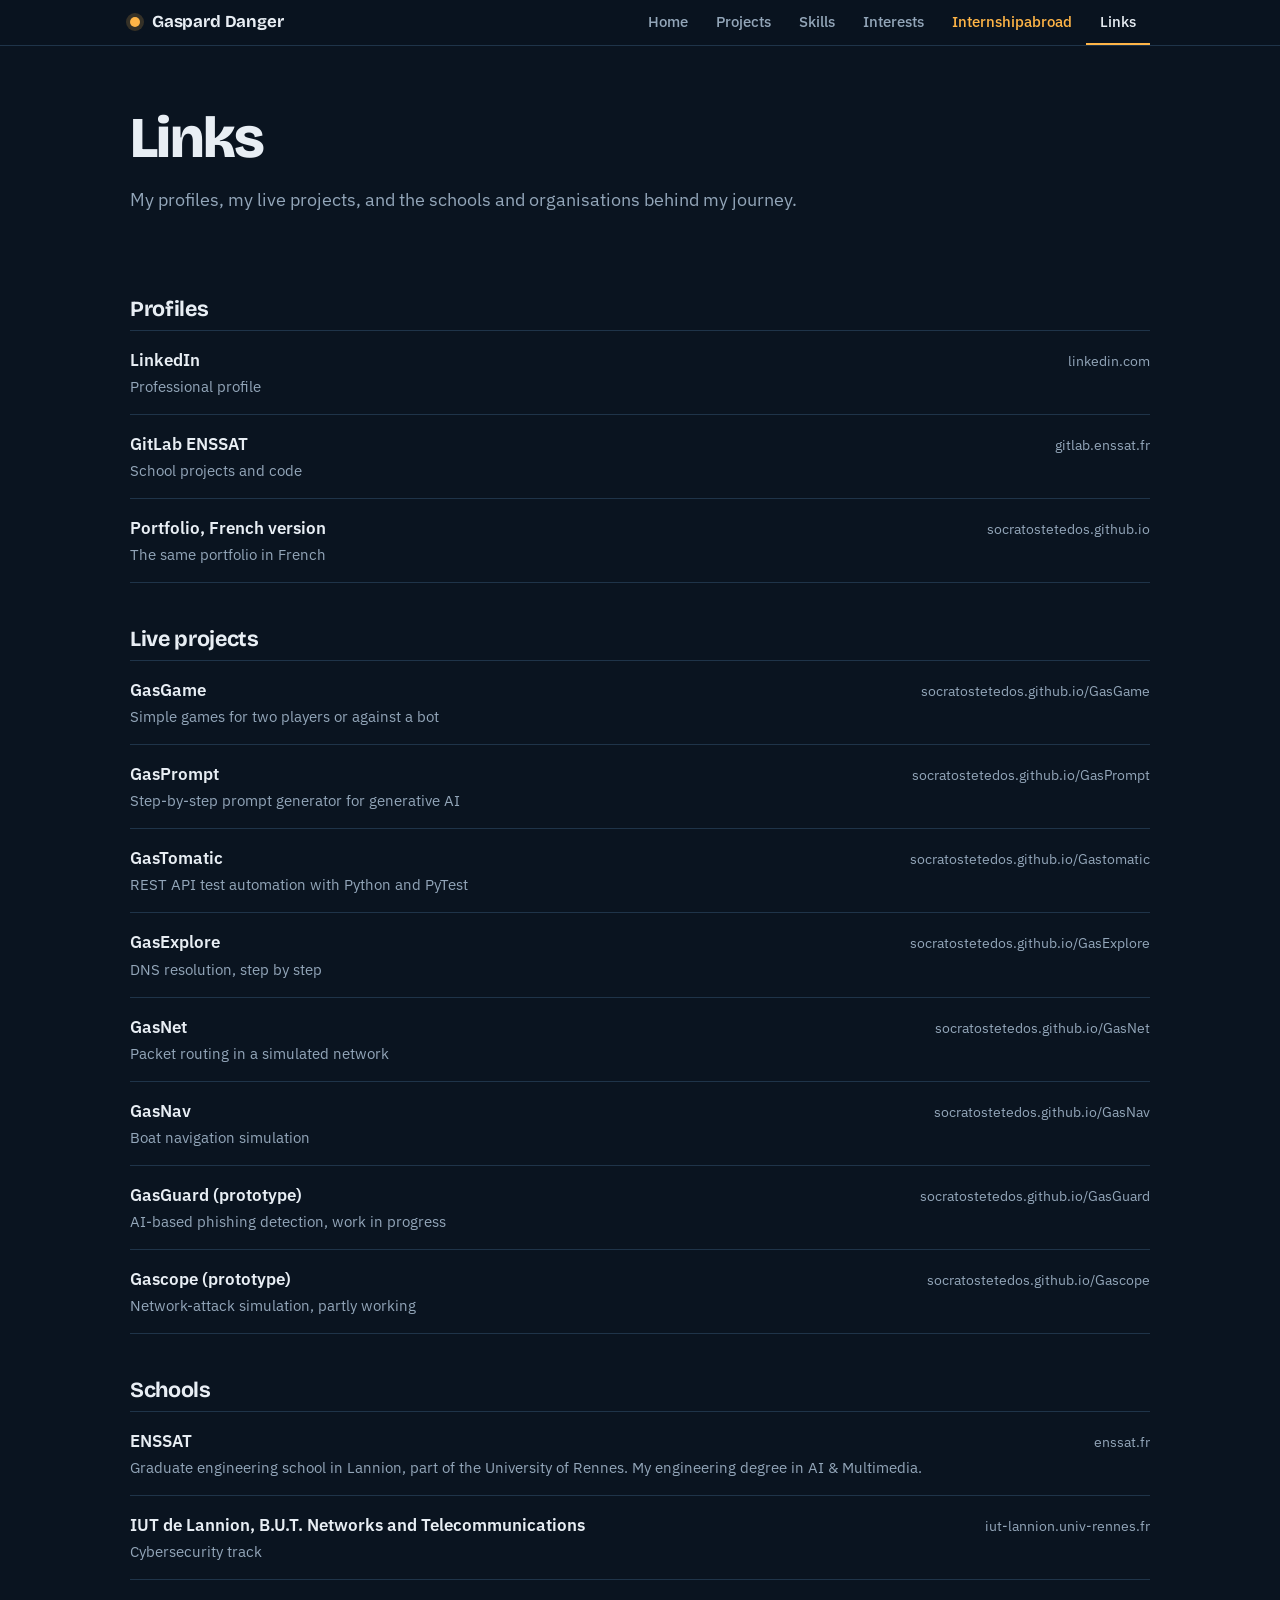
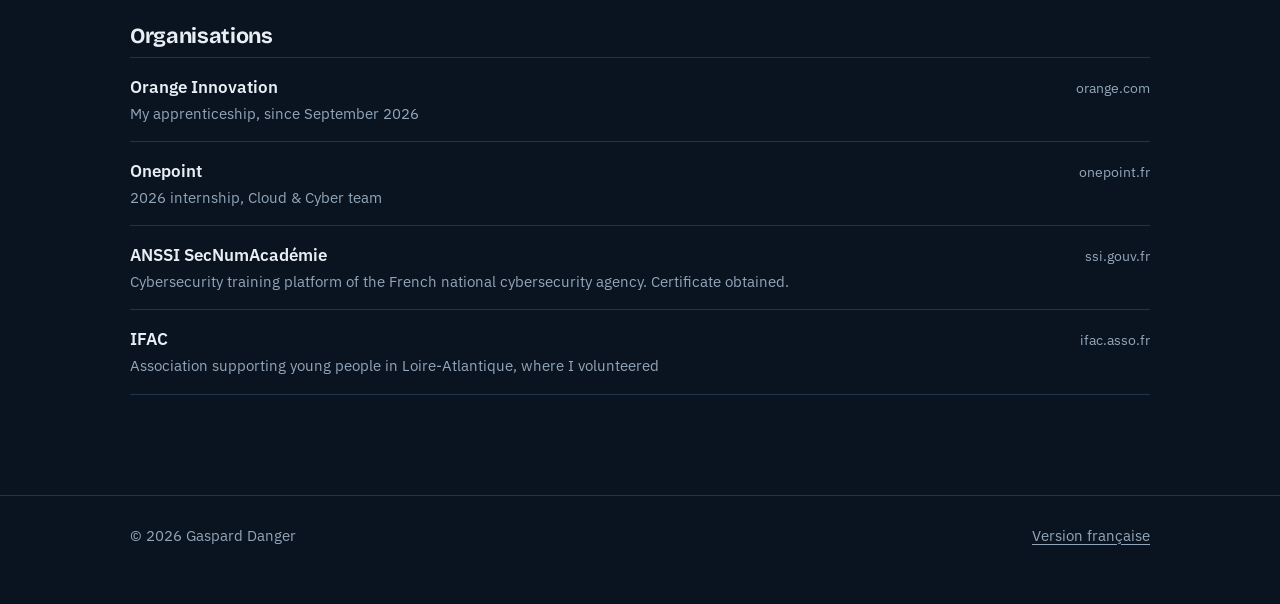
<file: EN/links.html>
<!doctype html>
<html lang="en">
<head>
<meta charset="utf-8">
<meta name="viewport" content="width=device-width, initial-scale=1">
<title>Links | Gaspard Danger</title>
<meta name="description" content="Profiles, live projects, schools and organisations linked to Gaspard Danger's journey: LinkedIn, GitLab, ENSSAT, IUT de Lannion, Orange Innovation, Onepoint and more.">
<meta name="theme-color" content="#0a1420">
<link rel="icon" href="data:image/svg+xml,%3Csvg xmlns='http://www.w3.org/2000/svg' viewBox='0 0 32 32'%3E%3Crect width='32' height='32' rx='7' fill='%230A1420'/%3E%3Ccircle cx='16' cy='16' r='7' fill='%23FFB547'/%3E%3C/svg%3E">
<link rel="preconnect" href="https://fonts.googleapis.com">
<link rel="preconnect" href="https://fonts.gstatic.com" crossorigin>
<link href="https://fonts.googleapis.com/css2?family=Bricolage+Grotesque:opsz,wght@12..96,600..800&family=IBM+Plex+Sans:wght@400;500;600&display=swap" rel="stylesheet">
<link rel="stylesheet" href="assets/style.css">
<script src="assets/main.js" defer></script>
</head>
<body>
<a class="skip" href="#main">Skip to content</a>
<header class="site-header">
  <div class="bar">
    <a class="brand" href="index.html">Gaspard Danger</a>
    <nav class="tabs" aria-label="Main">
      <a href="index.html">Home</a>
      <a href="projects.html">Projects</a>
      <a href="skills.html">Skills</a>
      <a href="interests.html">Interests</a>
      <a class="tab-accent" href="internship.html">Internship<span class="more"> abroad</span></a>
      <a href="links.html" aria-current="page">Links</a>
    </nav>
  </div>
</header>

<main id="main">
  <section class="page-head">
    <div class="wrap">
      <h1>Links</h1>
      <p>My profiles, my live projects, and the schools and organisations behind my journey.</p>
    </div>
  </section>

  <section class="section">
    <div class="wrap">

      <div class="link-group">
        <h2>Profiles</h2>
        <a class="linkrow" href="https://www.linkedin.com/in/gaspard-danger-256091337" target="_blank" rel="noopener"><span><span class="name">LinkedIn</span><span class="desc">Professional profile</span></span><span class="host">linkedin.com</span></a>
        <a class="linkrow" href="https://gitlab.enssat.fr/Gaspard_Danger" target="_blank" rel="noopener"><span><span class="name">GitLab ENSSAT</span><span class="desc">School projects and code</span></span><span class="host">gitlab.enssat.fr</span></a>
        <a class="linkrow" href="https://socratostetedos.github.io/Gaspard_Danger_Portfolio/" hreflang="fr"><span><span class="name">Portfolio, French version</span><span class="desc">The same portfolio in French</span></span><span class="host">socratostetedos.github.io</span></a>
      </div>

      <div class="link-group">
        <h2>Live projects</h2>
        <a class="linkrow" href="https://socratostetedos.github.io/GasGame" target="_blank" rel="noopener"><span><span class="name">GasGame</span><span class="desc">Simple games for two players or against a bot</span></span><span class="host">socratostetedos.github.io/GasGame</span></a>
        <a class="linkrow" href="https://socratostetedos.github.io/GasPrompt" target="_blank" rel="noopener"><span><span class="name">GasPrompt</span><span class="desc">Step-by-step prompt generator for generative AI</span></span><span class="host">socratostetedos.github.io/GasPrompt</span></a>
        <a class="linkrow" href="https://socratostetedos.github.io/Gastomatic" target="_blank" rel="noopener"><span><span class="name">GasTomatic</span><span class="desc">REST API test automation with Python and PyTest</span></span><span class="host">socratostetedos.github.io/Gastomatic</span></a>
        <a class="linkrow" href="https://socratostetedos.github.io/GasExplore/" target="_blank" rel="noopener"><span><span class="name">GasExplore</span><span class="desc">DNS resolution, step by step</span></span><span class="host">socratostetedos.github.io/GasExplore</span></a>
        <a class="linkrow" href="https://socratostetedos.github.io/GasNet/" target="_blank" rel="noopener"><span><span class="name">GasNet</span><span class="desc">Packet routing in a simulated network</span></span><span class="host">socratostetedos.github.io/GasNet</span></a>
        <a class="linkrow" href="https://socratostetedos.github.io/GasNav" target="_blank" rel="noopener"><span><span class="name">GasNav</span><span class="desc">Boat navigation simulation</span></span><span class="host">socratostetedos.github.io/GasNav</span></a>
        <a class="linkrow" href="https://socratostetedos.github.io/GasGuard/" target="_blank" rel="noopener"><span><span class="name">GasGuard (prototype)</span><span class="desc">AI-based phishing detection, work in progress</span></span><span class="host">socratostetedos.github.io/GasGuard</span></a>
        <a class="linkrow" href="https://socratostetedos.github.io/Gascope/" target="_blank" rel="noopener"><span><span class="name">Gascope (prototype)</span><span class="desc">Network-attack simulation, partly working</span></span><span class="host">socratostetedos.github.io/Gascope</span></a>
      </div>

      <div class="link-group">
        <h2>Schools</h2>
        <a class="linkrow" href="https://www.enssat.fr" target="_blank" rel="noopener"><span><span class="name">ENSSAT</span><span class="desc">Graduate engineering school in Lannion, part of the University of Rennes. My engineering degree in AI &amp; Multimedia.</span></span><span class="host">enssat.fr</span></a>
        <a class="linkrow" href="https://iut-lannion.univ-rennes.fr/reseaux-telecommunications" target="_blank" rel="noopener"><span><span class="name">IUT de Lannion, B.U.T. Networks and Telecommunications</span><span class="desc">Cybersecurity track</span></span><span class="host">iut-lannion.univ-rennes.fr</span></a>
      </div>

      <div class="link-group">
        <h2>Organisations</h2>
        <a class="linkrow" href="https://www.orange.com/fr/notre-groupe/notre-demarche-dinnovation" target="_blank" rel="noopener"><span><span class="name">Orange Innovation</span><span class="desc">My apprenticeship, since September 2026</span></span><span class="host">orange.com</span></a>
        <a class="linkrow" href="https://www.onepoint.fr/" target="_blank" rel="noopener"><span><span class="name">Onepoint</span><span class="desc">2026 internship, Cloud &amp; Cyber team</span></span><span class="host">onepoint.fr</span></a>
        <a class="linkrow" href="https://www.ssi.gouv.fr/en/secnumacademy/" target="_blank" rel="noopener"><span><span class="name">ANSSI SecNumAcadémie</span><span class="desc">Cybersecurity training platform of the French national cybersecurity agency. Certificate obtained.</span></span><span class="host">ssi.gouv.fr</span></a>
        <a class="linkrow" href="https://www.ifac.asso.fr/" target="_blank" rel="noopener"><span><span class="name">IFAC</span><span class="desc">Association supporting young people in Loire-Atlantique, where I volunteered</span></span><span class="host">ifac.asso.fr</span></a>
      </div>

    </div>
  </section>
</main>

<footer class="site-footer">
  <div class="wrap foot">
    <span>© 2026 Gaspard Danger</span>
    <span><a href="https://socratostetedos.github.io/Gaspard_Danger_Portfolio/liens.html" hreflang="fr" lang="fr">Version française</a></span>
  </div>
</footer>
</body>
</html>
</file>
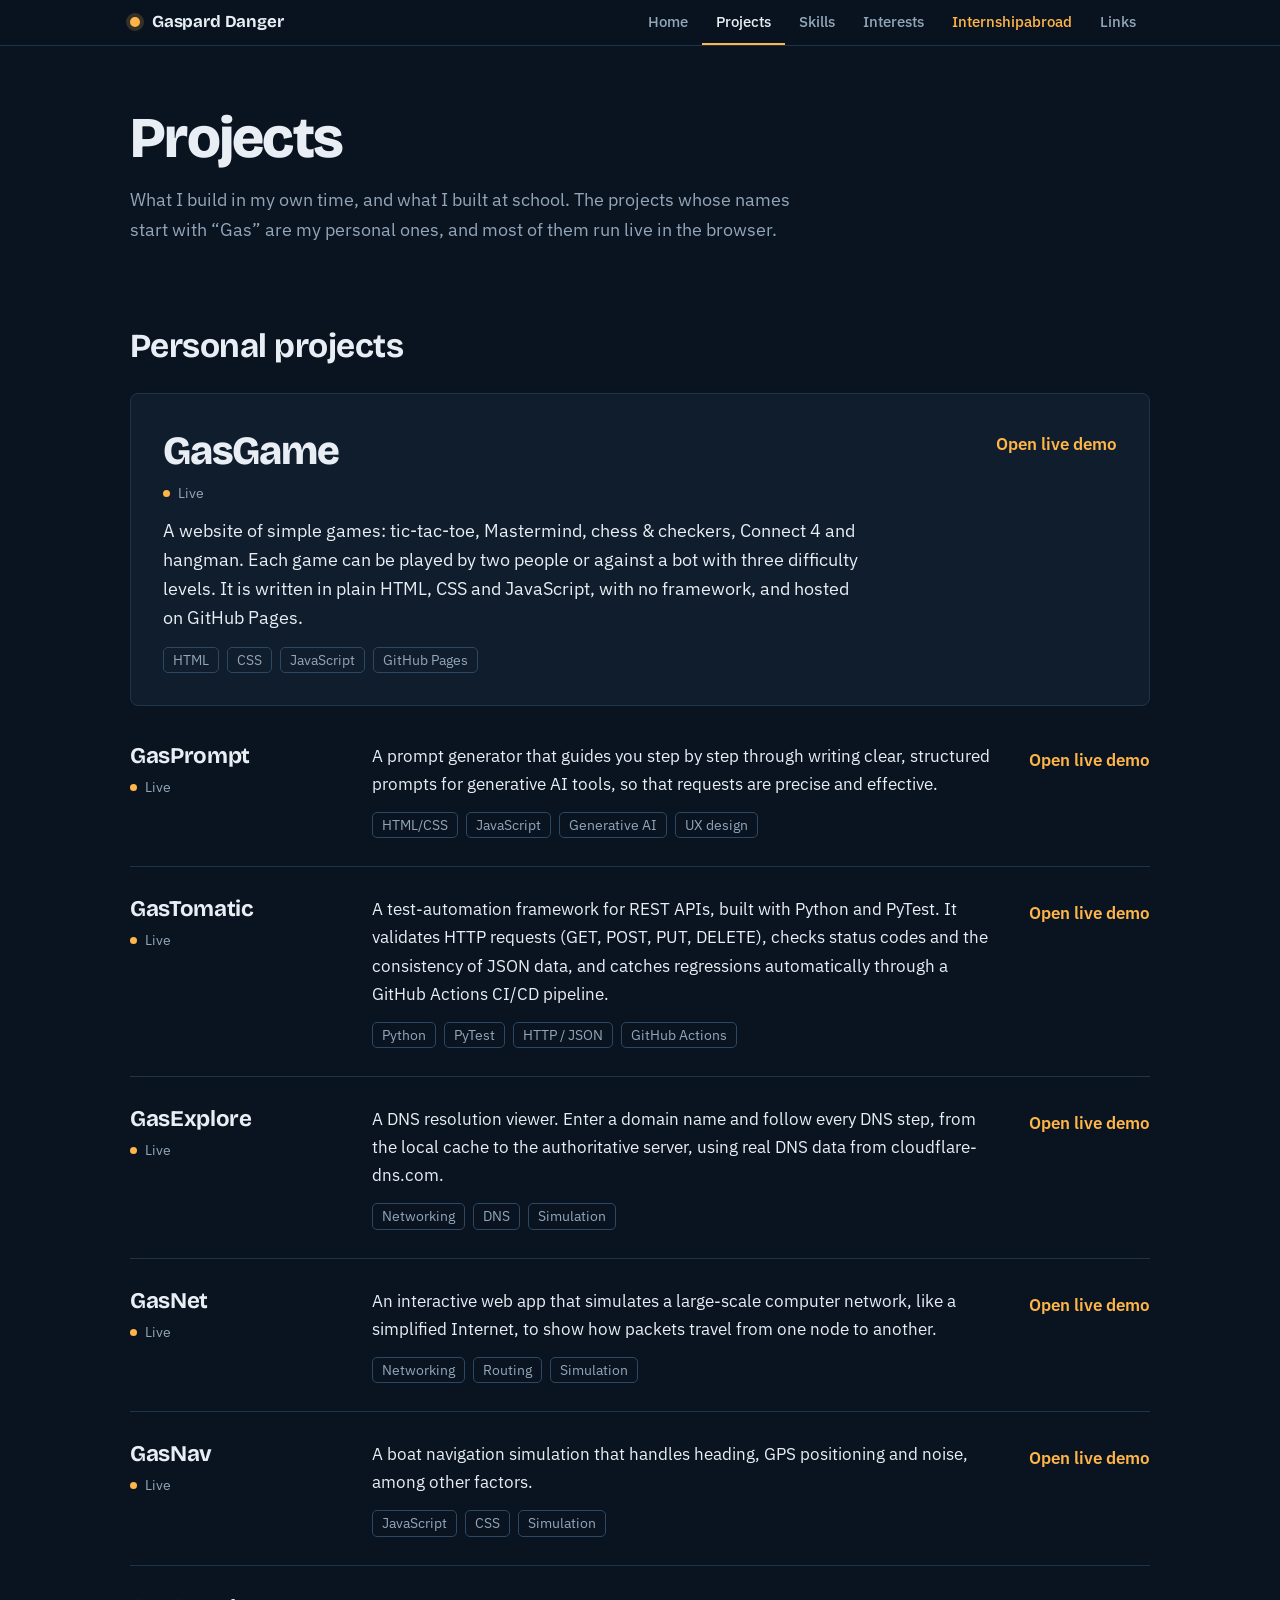
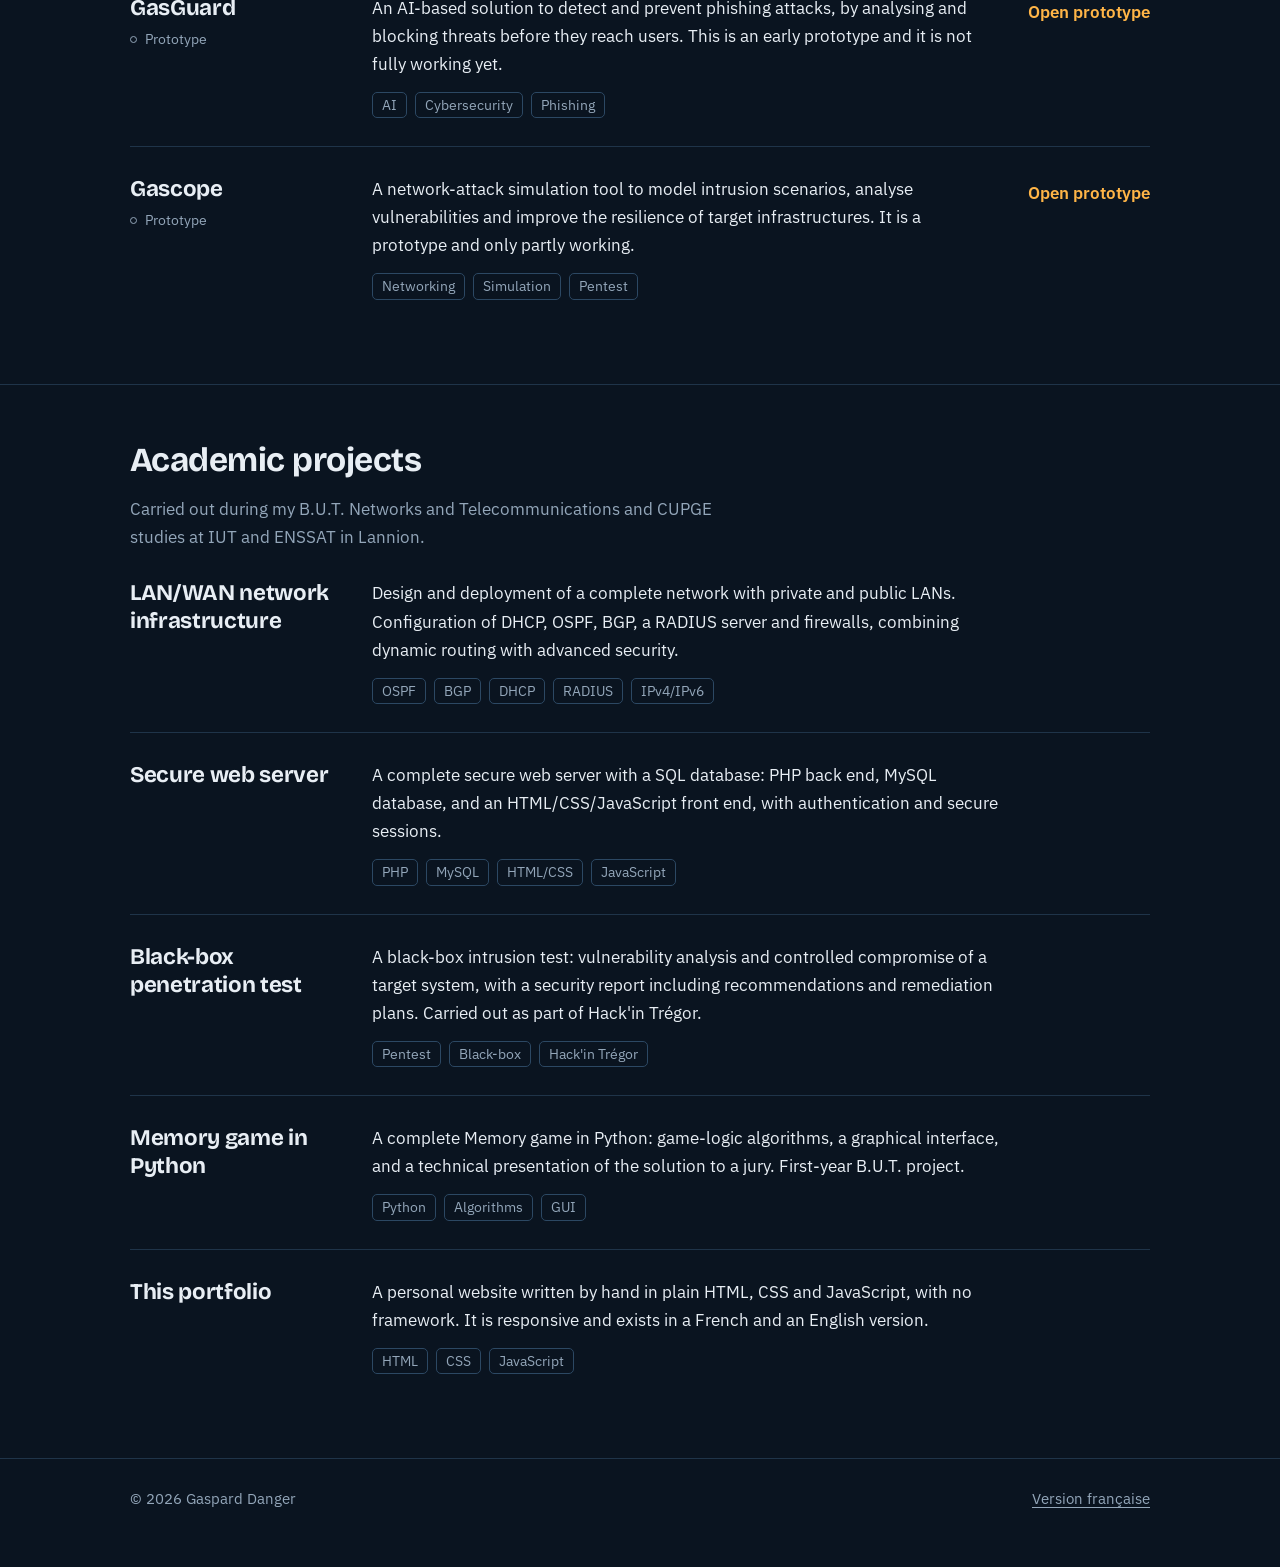
<file: EN/projects.html>
<!doctype html>
<html lang="en">
<head>
<meta charset="utf-8">
<meta name="viewport" content="width=device-width, initial-scale=1">
<title>Projects | Gaspard Danger</title>
<meta name="description" content="Personal and academic projects by Gaspard Danger: web games, a prompt generator, REST API test automation, network and DNS simulations, and network infrastructure work.">
<meta name="theme-color" content="#0a1420">
<link rel="icon" href="data:image/svg+xml,%3Csvg xmlns='http://www.w3.org/2000/svg' viewBox='0 0 32 32'%3E%3Crect width='32' height='32' rx='7' fill='%230A1420'/%3E%3Ccircle cx='16' cy='16' r='7' fill='%23FFB547'/%3E%3C/svg%3E">
<link rel="preconnect" href="https://fonts.googleapis.com">
<link rel="preconnect" href="https://fonts.gstatic.com" crossorigin>
<link href="https://fonts.googleapis.com/css2?family=Bricolage+Grotesque:opsz,wght@12..96,600..800&family=IBM+Plex+Sans:wght@400;500;600&display=swap" rel="stylesheet">
<link rel="stylesheet" href="assets/style.css">
<script src="assets/main.js" defer></script>
</head>
<body>
<a class="skip" href="#main">Skip to content</a>
<header class="site-header">
  <div class="bar">
    <a class="brand" href="index.html">Gaspard Danger</a>
    <nav class="tabs" aria-label="Main">
      <a href="index.html">Home</a>
      <a href="projects.html" aria-current="page">Projects</a>
      <a href="skills.html">Skills</a>
      <a href="interests.html">Interests</a>
      <a class="tab-accent" href="internship.html">Internship<span class="more"> abroad</span></a>
      <a href="links.html">Links</a>
    </nav>
  </div>
</header>

<main id="main">
  <section class="page-head">
    <div class="wrap">
      <h1>Projects</h1>
      <p>What I build in my own time, and what I built at school. The projects whose names start with &ldquo;Gas&rdquo; are my personal ones, and most of them run live in the browser.</p>
    </div>
  </section>

  <section class="section">
    <div class="wrap">
      <h2>Personal projects</h2>

      <article class="project featured">
        <div>
          <h3>GasGame</h3>
          <span class="status live">Live</span>
        </div>
        <a class="go" href="https://socratostetedos.github.io/GasGame" target="_blank" rel="noopener">Open live demo</a>
        <div class="body">
          <p>A website of simple games: tic-tac-toe, Mastermind, chess &amp; checkers, Connect 4 and hangman. Each game can be played by two people or against a bot with three difficulty levels. It is written in plain HTML, CSS and JavaScript, with no framework, and hosted on GitHub Pages.</p>
          <ul class="tags"><li>HTML</li><li>CSS</li><li>JavaScript</li><li>GitHub Pages</li></ul>
        </div>
      </article>

      <div class="project-list" style="margin-top:36px">
        <article class="project">
          <div><h3>GasPrompt</h3><span class="status live">Live</span></div>
          <div>
            <p>A prompt generator that guides you step by step through writing clear, structured prompts for generative AI tools, so that requests are precise and effective.</p>
            <ul class="tags"><li>HTML/CSS</li><li>JavaScript</li><li>Generative AI</li><li>UX design</li></ul>
          </div>
          <a class="go" href="https://socratostetedos.github.io/GasPrompt" target="_blank" rel="noopener">Open live demo</a>
        </article>

        <article class="project">
          <div><h3>GasTomatic</h3><span class="status live">Live</span></div>
          <div>
            <p>A test-automation framework for REST APIs, built with Python and PyTest. It validates HTTP requests (GET, POST, PUT, DELETE), checks status codes and the consistency of JSON data, and catches regressions automatically through a GitHub Actions CI/CD pipeline.</p>
            <ul class="tags"><li>Python</li><li>PyTest</li><li>HTTP / JSON</li><li>GitHub Actions</li></ul>
          </div>
          <a class="go" href="https://socratostetedos.github.io/Gastomatic" target="_blank" rel="noopener">Open live demo</a>
        </article>

        <article class="project">
          <div><h3>GasExplore</h3><span class="status live">Live</span></div>
          <div>
            <p>A DNS resolution viewer. Enter a domain name and follow every DNS step, from the local cache to the authoritative server, using real DNS data from cloudflare-dns.com.</p>
            <ul class="tags"><li>Networking</li><li>DNS</li><li>Simulation</li></ul>
          </div>
          <a class="go" href="https://socratostetedos.github.io/GasExplore/" target="_blank" rel="noopener">Open live demo</a>
        </article>

        <article class="project">
          <div><h3>GasNet</h3><span class="status live">Live</span></div>
          <div>
            <p>An interactive web app that simulates a large-scale computer network, like a simplified Internet, to show how packets travel from one node to another.</p>
            <ul class="tags"><li>Networking</li><li>Routing</li><li>Simulation</li></ul>
          </div>
          <a class="go" href="https://socratostetedos.github.io/GasNet/" target="_blank" rel="noopener">Open live demo</a>
        </article>

        <article class="project">
          <div><h3>GasNav</h3><span class="status live">Live</span></div>
          <div>
            <p>A boat navigation simulation that handles heading, GPS positioning and noise, among other factors.</p>
            <ul class="tags"><li>JavaScript</li><li>CSS</li><li>Simulation</li></ul>
          </div>
          <a class="go" href="https://socratostetedos.github.io/GasNav" target="_blank" rel="noopener">Open live demo</a>
        </article>

        <article class="project">
          <div><h3>GasGuard</h3><span class="status wip">Prototype</span></div>
          <div>
            <p>An AI-based solution to detect and prevent phishing attacks, by analysing and blocking threats before they reach users. This is an early prototype and it is not fully working yet.</p>
            <ul class="tags"><li>AI</li><li>Cybersecurity</li><li>Phishing</li></ul>
          </div>
          <a class="go" href="https://socratostetedos.github.io/GasGuard/" target="_blank" rel="noopener">Open prototype</a>
        </article>

        <article class="project">
          <div><h3>Gascope</h3><span class="status wip">Prototype</span></div>
          <div>
            <p>A network-attack simulation tool to model intrusion scenarios, analyse vulnerabilities and improve the resilience of target infrastructures. It is a prototype and only partly working.</p>
            <ul class="tags"><li>Networking</li><li>Simulation</li><li>Pentest</li></ul>
          </div>
          <a class="go" href="https://socratostetedos.github.io/Gascope/" target="_blank" rel="noopener">Open prototype</a>
        </article>
      </div>
    </div>
  </section>

  <section class="section">
    <div class="wrap">
      <h2>Academic projects</h2>
      <p class="muted" style="margin-top:-12px;margin-bottom:28px;max-width:62ch">Carried out during my B.U.T. Networks and Telecommunications and CUPGE studies at IUT and ENSSAT in Lannion.</p>
      <div class="project-list">
        <article class="project">
          <div><h3>LAN/WAN network infrastructure</h3></div>
          <div>
            <p>Design and deployment of a complete network with private and public LANs. Configuration of DHCP, OSPF, BGP, a RADIUS server and firewalls, combining dynamic routing with advanced security.</p>
            <ul class="tags"><li>OSPF</li><li>BGP</li><li>DHCP</li><li>RADIUS</li><li>IPv4/IPv6</li></ul>
          </div>
          <span></span>
        </article>

        <article class="project">
          <div><h3>Secure web server</h3></div>
          <div>
            <p>A complete secure web server with a SQL database: PHP back end, MySQL database, and an HTML/CSS/JavaScript front end, with authentication and secure sessions.</p>
            <ul class="tags"><li>PHP</li><li>MySQL</li><li>HTML/CSS</li><li>JavaScript</li></ul>
          </div>
          <span></span>
        </article>

        <article class="project">
          <div><h3>Black-box penetration test</h3></div>
          <div>
            <p>A black-box intrusion test: vulnerability analysis and controlled compromise of a target system, with a security report including recommendations and remediation plans. Carried out as part of Hack'in Trégor.</p>
            <ul class="tags"><li>Pentest</li><li>Black-box</li><li>Hack'in Trégor</li></ul>
          </div>
          <span></span>
        </article>

        <article class="project">
          <div><h3>Memory game in Python</h3></div>
          <div>
            <p>A complete Memory game in Python: game-logic algorithms, a graphical interface, and a technical presentation of the solution to a jury. First-year B.U.T. project.</p>
            <ul class="tags"><li>Python</li><li>Algorithms</li><li>GUI</li></ul>
          </div>
          <span></span>
        </article>

        <article class="project">
          <div><h3>This portfolio</h3></div>
          <div>
            <p>A personal website written by hand in plain HTML, CSS and JavaScript, with no framework. It is responsive and exists in a French and an English version.</p>
            <ul class="tags"><li>HTML</li><li>CSS</li><li>JavaScript</li></ul>
          </div>
          <span></span>
        </article>
      </div>
    </div>
  </section>
</main>

<footer class="site-footer">
  <div class="wrap foot">
    <span>© 2026 Gaspard Danger</span>
    <span><a href="https://socratostetedos.github.io/Gaspard_Danger_Portfolio/projets.html" hreflang="fr" lang="fr">Version française</a></span>
  </div>
</footer>
</body>
</html>
</file>
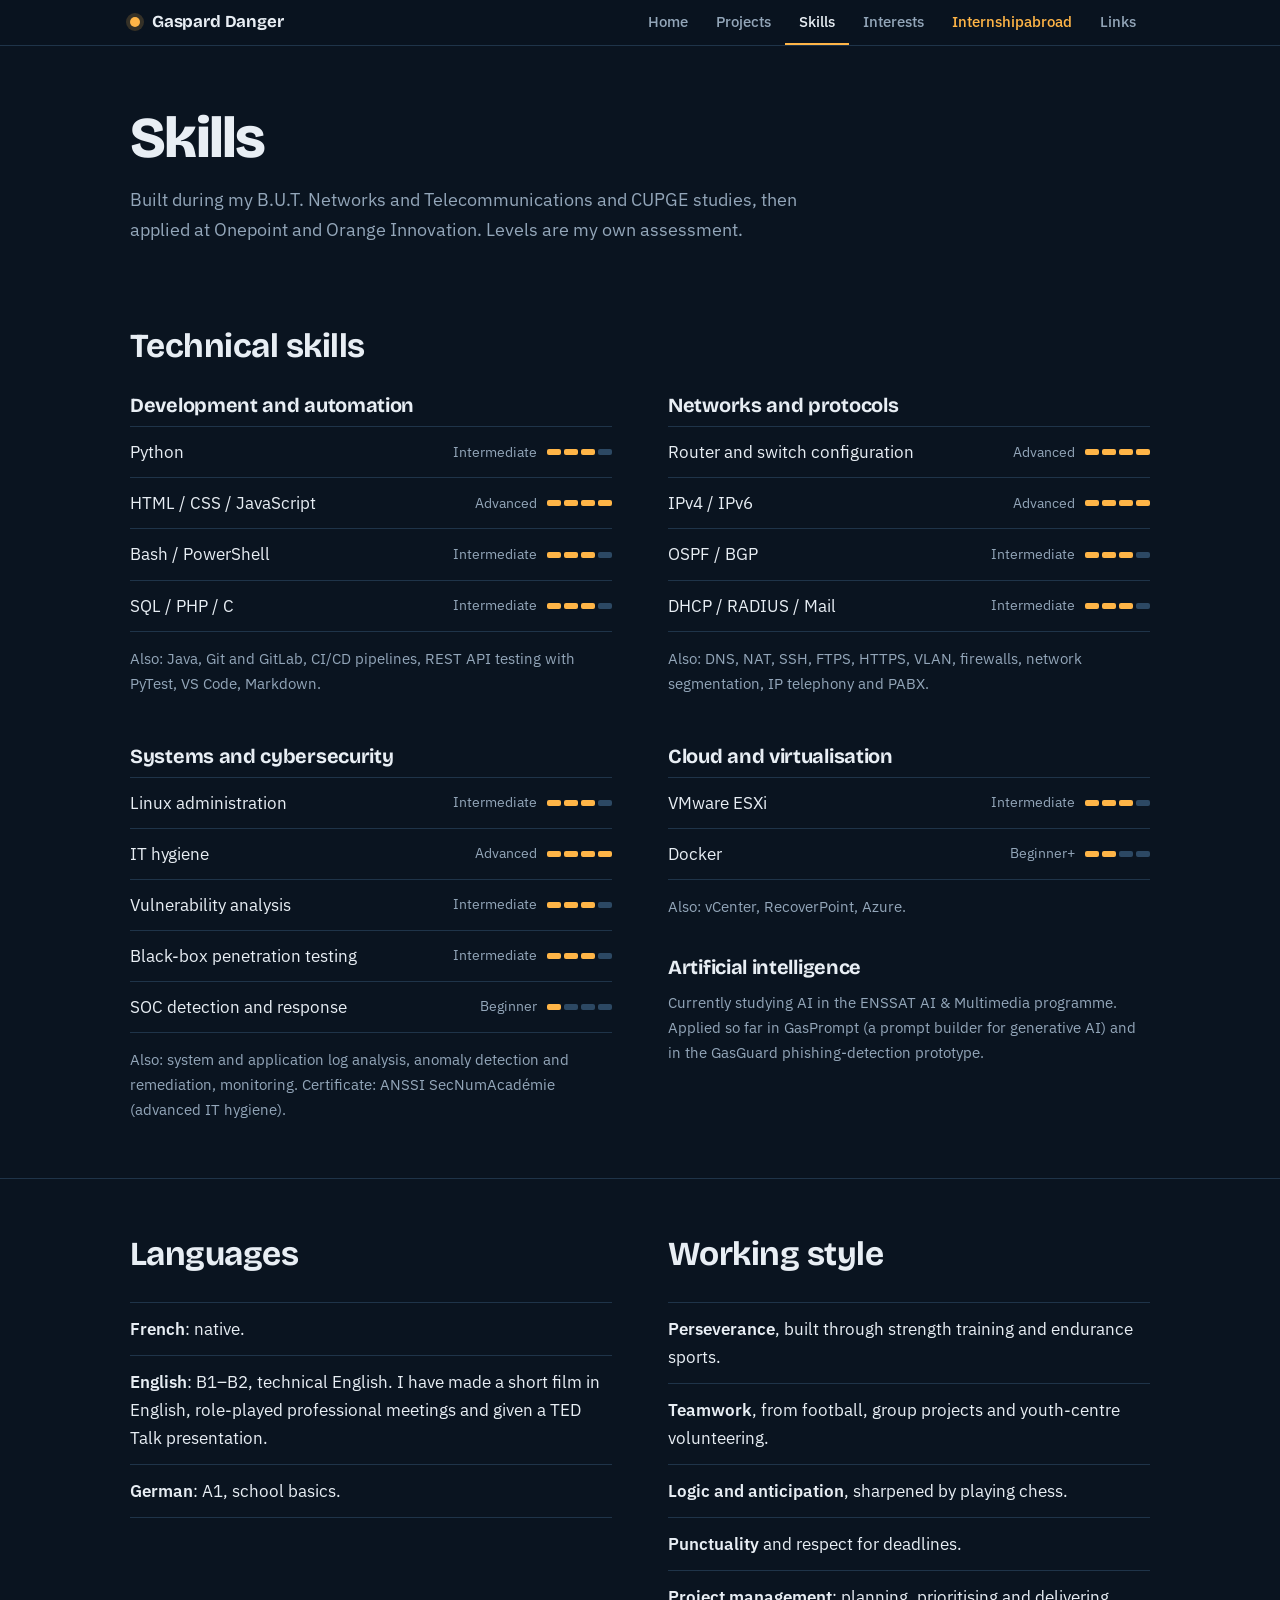
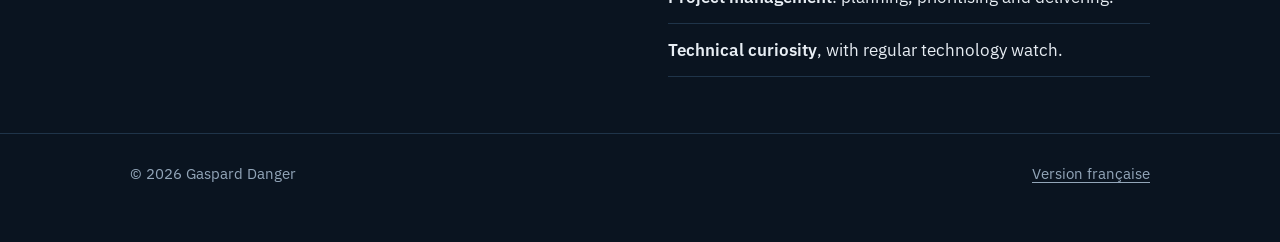
<file: EN/skills.html>
<!doctype html>
<html lang="en">
<head>
<meta charset="utf-8">
<meta name="viewport" content="width=device-width, initial-scale=1">
<title>Skills | Gaspard Danger</title>
<meta name="description" content="Technical skills of Gaspard Danger: Python and automation, CI/CD, networks, cybersecurity, Linux, virtualisation and cloud. Languages: French (native), English (B1–B2).">
<meta name="theme-color" content="#0a1420">
<link rel="icon" href="data:image/svg+xml,%3Csvg xmlns='http://www.w3.org/2000/svg' viewBox='0 0 32 32'%3E%3Crect width='32' height='32' rx='7' fill='%230A1420'/%3E%3Ccircle cx='16' cy='16' r='7' fill='%23FFB547'/%3E%3C/svg%3E">
<link rel="preconnect" href="https://fonts.googleapis.com">
<link rel="preconnect" href="https://fonts.gstatic.com" crossorigin>
<link href="https://fonts.googleapis.com/css2?family=Bricolage+Grotesque:opsz,wght@12..96,600..800&family=IBM+Plex+Sans:wght@400;500;600&display=swap" rel="stylesheet">
<link rel="stylesheet" href="assets/style.css">
<script src="assets/main.js" defer></script>
</head>
<body>
<a class="skip" href="#main">Skip to content</a>
<header class="site-header">
  <div class="bar">
    <a class="brand" href="index.html">Gaspard Danger</a>
    <nav class="tabs" aria-label="Main">
      <a href="index.html">Home</a>
      <a href="projects.html">Projects</a>
      <a href="skills.html" aria-current="page">Skills</a>
      <a href="interests.html">Interests</a>
      <a class="tab-accent" href="internship.html">Internship<span class="more"> abroad</span></a>
      <a href="links.html">Links</a>
    </nav>
  </div>
</header>

<main id="main">
  <section class="page-head">
    <div class="wrap">
      <h1>Skills</h1>
      <p>Built during my B.U.T. Networks and Telecommunications and CUPGE studies, then applied at Onepoint and Orange Innovation. Levels are my own assessment.</p>
    </div>
  </section>

  <section class="section">
    <div class="wrap">
      <h2>Technical skills</h2>
      <div class="skill-grid">

        <div class="skill-group">
          <h3>Development and automation</h3>
          <div class="skill"><span>Python</span><span class="lvl">Intermediate <span class="meter" role="img" aria-label="Level 3 of 4"><i class="on"></i><i class="on"></i><i class="on"></i><i></i></span></span></div>
          <div class="skill"><span>HTML / CSS / JavaScript</span><span class="lvl">Advanced <span class="meter" role="img" aria-label="Level 4 of 4"><i class="on"></i><i class="on"></i><i class="on"></i><i class="on"></i></span></span></div>
          <div class="skill"><span>Bash / PowerShell</span><span class="lvl">Intermediate <span class="meter" role="img" aria-label="Level 3 of 4"><i class="on"></i><i class="on"></i><i class="on"></i><i></i></span></span></div>
          <div class="skill"><span>SQL / PHP / C</span><span class="lvl">Intermediate <span class="meter" role="img" aria-label="Level 3 of 4"><i class="on"></i><i class="on"></i><i class="on"></i><i></i></span></span></div>
          <p class="also">Also: Java, Git and GitLab, CI/CD pipelines, REST API testing with PyTest, VS Code, Markdown.</p>
        </div>

        <div class="skill-group">
          <h3>Networks and protocols</h3>
          <div class="skill"><span>Router and switch configuration</span><span class="lvl">Advanced <span class="meter" role="img" aria-label="Level 4 of 4"><i class="on"></i><i class="on"></i><i class="on"></i><i class="on"></i></span></span></div>
          <div class="skill"><span>IPv4 / IPv6</span><span class="lvl">Advanced <span class="meter" role="img" aria-label="Level 4 of 4"><i class="on"></i><i class="on"></i><i class="on"></i><i class="on"></i></span></span></div>
          <div class="skill"><span>OSPF / BGP</span><span class="lvl">Intermediate <span class="meter" role="img" aria-label="Level 3 of 4"><i class="on"></i><i class="on"></i><i class="on"></i><i></i></span></span></div>
          <div class="skill"><span>DHCP / RADIUS / Mail</span><span class="lvl">Intermediate <span class="meter" role="img" aria-label="Level 3 of 4"><i class="on"></i><i class="on"></i><i class="on"></i><i></i></span></span></div>
          <p class="also">Also: DNS, NAT, SSH, FTPS, HTTPS, VLAN, firewalls, network segmentation, IP telephony and PABX.</p>
        </div>

        <div class="skill-group">
          <h3>Systems and cybersecurity</h3>
          <div class="skill"><span>Linux administration</span><span class="lvl">Intermediate <span class="meter" role="img" aria-label="Level 3 of 4"><i class="on"></i><i class="on"></i><i class="on"></i><i></i></span></span></div>
          <div class="skill"><span>IT hygiene</span><span class="lvl">Advanced <span class="meter" role="img" aria-label="Level 4 of 4"><i class="on"></i><i class="on"></i><i class="on"></i><i class="on"></i></span></span></div>
          <div class="skill"><span>Vulnerability analysis</span><span class="lvl">Intermediate <span class="meter" role="img" aria-label="Level 3 of 4"><i class="on"></i><i class="on"></i><i class="on"></i><i></i></span></span></div>
          <div class="skill"><span>Black-box penetration testing</span><span class="lvl">Intermediate <span class="meter" role="img" aria-label="Level 3 of 4"><i class="on"></i><i class="on"></i><i class="on"></i><i></i></span></span></div>
          <div class="skill"><span>SOC detection and response</span><span class="lvl">Beginner <span class="meter" role="img" aria-label="Level 1 of 4"><i class="on"></i><i></i><i></i><i></i></span></span></div>
          <p class="also">Also: system and application log analysis, anomaly detection and remediation, monitoring. Certificate: ANSSI SecNumAcadémie (advanced IT hygiene).</p>
        </div>

        <div class="skill-group">
          <h3>Cloud and virtualisation</h3>
          <div class="skill"><span>VMware ESXi</span><span class="lvl">Intermediate <span class="meter" role="img" aria-label="Level 3 of 4"><i class="on"></i><i class="on"></i><i class="on"></i><i></i></span></span></div>
          <div class="skill"><span>Docker</span><span class="lvl">Beginner+ <span class="meter" role="img" aria-label="Level 2 of 4"><i class="on"></i><i class="on"></i><i></i><i></i></span></span></div>
          <p class="also">Also: vCenter, RecoverPoint, Azure.</p>
          <h3 style="margin-top:36px">Artificial intelligence</h3>
          <p class="also" style="margin-top:10px">Currently studying AI in the ENSSAT AI &amp; Multimedia programme. Applied so far in GasPrompt (a prompt builder for generative AI) and in the GasGuard phishing-detection prototype.</p>
        </div>

      </div>
    </div>
  </section>

  <section class="section">
    <div class="wrap">
      <div class="cols-2">
        <div>
          <h2>Languages</h2>
          <ul class="plain">
            <li><strong>French</strong>: native.</li>
            <li><strong>English</strong>: B1–B2, technical English. I have made a short film in English, role-played professional meetings and given a TED Talk presentation.</li>
            <li><strong>German</strong>: A1, school basics.</li>
          </ul>
        </div>
        <div>
          <h2>Working style</h2>
          <ul class="plain">
            <li><strong>Perseverance</strong>, built through strength training and endurance sports.</li>
            <li><strong>Teamwork</strong>, from football, group projects and youth-centre volunteering.</li>
            <li><strong>Logic and anticipation</strong>, sharpened by playing chess.</li>
            <li><strong>Punctuality</strong> and respect for deadlines.</li>
            <li><strong>Project management</strong>: planning, prioritising and delivering.</li>
            <li><strong>Technical curiosity</strong>, with regular technology watch.</li>
          </ul>
        </div>
      </div>
    </div>
  </section>
</main>

<footer class="site-footer">
  <div class="wrap foot">
    <span>© 2026 Gaspard Danger</span>
    <span><a href="https://socratostetedos.github.io/Gaspard_Danger_Portfolio/competences.html" hreflang="fr" lang="fr">Version française</a></span>
  </div>
</footer>
</body>
</html>
</file>
<file: style.css>
/* =============================================
   GASPARD DANGER — Portfolio CSS
   Dark Tech / Cybersecurity Aesthetic
   ============================================= */

@import url('https://fonts.googleapis.com/css2?family=DM+Mono:wght@400;500&family=Outfit:wght@400;600;700;800&family=DM+Sans:wght@300;400;500&display=swap');

/* ---- CSS Variables ---- */
:root {
  --bg:         #080808;
  --surface:    #111111;
  --surface2:   #191919;
  --border:     #252525;
  --accent:     #22c55e;
  --accent2:    #16a34a;
  --green:      #4ade80;
  --text:       #c8c8c8;
  --text-muted: #555555;
  --text-bright:#f5f5f5;
  --font-mono:  'DM Mono', monospace;
  --font-head:  'Outfit', sans-serif;
  --font-body:  'DM Sans', sans-serif;
  --radius:     8px;
  --radius-lg:  16px;
  --transition: 0.25s cubic-bezier(.4,0,.2,1);
  --glow:       0 0 24px rgba(34, 197, 94, 0.15);
  --glow-strong:0 0 40px rgba(34, 197, 94, 0.28);
}

/* ---- Reset & Base ---- */
*, *::before, *::after { box-sizing: border-box; margin: 0; padding: 0; }

html { scroll-behavior: smooth; }

body {
  background: var(--bg);
  color: var(--text);
  font-family: var(--font-body);
  font-size: 16px;
  line-height: 1.65;
  min-height: 100vh;
  overflow-x: hidden;
}

/* Grid background pattern */
body::before {
  content: '';
  position: fixed;
  inset: 0;
  background-image:
    linear-gradient(rgba(34,197,94,0.03) 1px, transparent 1px),
    linear-gradient(90deg, rgba(34,197,94,0.03) 1px, transparent 1px);
  background-size: 60px 60px;
  pointer-events: none;
  z-index: 0;
}

/* =============================================
   NAVIGATION
   ============================================= */
nav {
  position: sticky;
  top: 0;
  z-index: 100;
  background: rgba(7, 9, 15, 0.88);
  backdrop-filter: blur(16px);
  -webkit-backdrop-filter: blur(16px);
  border-bottom: 1px solid var(--border);
  padding: 0 2rem;
  display: flex;
  align-items: center;
  justify-content: space-between;
  height: 64px;
}

.nav-brand {
  font-family: var(--font-mono);
  font-size: 1rem;
  font-weight: 700;
  color: var(--accent);
  text-decoration: none;
  letter-spacing: -0.02em;
  display: flex;
  align-items: center;
  gap: 0.5rem;
}

.nav-brand::before {
  content: '>';
  color: var(--green);
  font-size: 1.1rem;
}

.nav-links {
  display: flex;
  list-style: none;
  gap: 0.25rem;
  align-items: center;
}

.nav-links a {
  font-family: var(--font-mono);
  font-size: 0.78rem;
  color: var(--text-muted);
  text-decoration: none;
  padding: 0.4rem 0.9rem;
  border-radius: var(--radius);
  border: 1px solid transparent;
  transition: var(--transition);
  letter-spacing: 0.04em;
  text-transform: uppercase;
}

.nav-links a:hover,
.nav-links a.active {
  color: var(--accent);
  border-color: rgba(34,197,94,0.3);
  background: rgba(34,197,94,0.06);
}

/* Hamburger */
.nav-toggle {
  display: none;
  flex-direction: column;
  gap: 5px;
  cursor: pointer;
  background: none;
  border: none;
  padding: 4px;
}
.nav-toggle span {
  display: block;
  width: 24px;
  height: 2px;
  background: var(--accent);
  border-radius: 2px;
  transition: var(--transition);
}

@media (max-width: 768px) {
  .nav-toggle { display: flex; }
  .nav-links {
    display: none;
    position: absolute;
    top: 64px;
    left: 0; right: 0;
    background: rgba(7, 9, 15, 0.98);
    border-bottom: 1px solid var(--border);
    flex-direction: column;
    padding: 1rem;
    gap: 0.25rem;
  }
  .nav-links.open { display: flex; }
  .nav-links a { width: 100%; text-align: center; }
}

/* =============================================
   PAGE WRAPPER
   ============================================= */
.page {
  position: relative;
  z-index: 1;
  max-width: 1100px;
  margin: 0 auto;
  padding: 3rem 2rem 5rem;
}

/* =============================================
   HERO / HEADER SECTION
   ============================================= */
.hero {
  display: grid;
  grid-template-columns: 1fr auto;
  gap: 3rem;
  align-items: center;
  padding: 4rem 0 3rem;
  border-bottom: 1px solid var(--border);
  margin-bottom: 4rem;
}

.hero-label {
  font-family: var(--font-mono);
  font-size: 0.75rem;
  color: var(--green);
  letter-spacing: 0.2em;
  text-transform: uppercase;
  margin-bottom: 1rem;
  display: flex;
  align-items: center;
  gap: 0.75rem;
}
.hero-label::before {
  content: '';
  display: block;
  width: 32px;
  height: 1px;
  background: var(--green);
}

.hero h1 {
  font-family: var(--font-head);
  font-size: clamp(2.5rem, 6vw, 4.5rem);
  font-weight: 800;
  line-height: 1.05;
  color: var(--text-bright);
  letter-spacing: -0.03em;
  margin-bottom: 0.75rem;
}

.hero h1 span {
  color: var(--accent);
}

.hero-subtitle {
  font-family: var(--font-body);
  font-size: 1.15rem;
  color: var(--text-muted);
  margin-bottom: 2rem;
  line-height: 1.9;
}

.hero-subtitle strong {
  color: var(--text-bright);
  font-weight: 700;
  font-size: 1.2rem;
}

.hero-actions {
  display: flex;
  gap: 1rem;
  flex-wrap: wrap;
}

.hero-avatar {
  width: 200px;
  height: 200px;
  border-radius: 50%;
  border: 2px solid var(--accent);
  box-shadow: var(--glow-strong);
  object-fit: cover;
  flex-shrink: 0;
}

.hero-avatar-placeholder {
  width: 200px;
  height: 200px;
  border-radius: 50%;
  border: 2px solid var(--accent);
  box-shadow: var(--glow-strong);
  background: var(--surface2);
  display: flex;
  align-items: center;
  justify-content: center;
  flex-shrink: 0;
}

.hero-avatar-placeholder svg {
  width: 80px;
  height: 80px;
  color: var(--accent);
  opacity: 0.5;
}

@media (max-width: 640px) {
  .hero {
    grid-template-columns: 1fr;
    text-align: center;
  }
  .hero-avatar-placeholder, .hero-avatar {
    margin: 0 auto;
    width: 140px;
    height: 140px;
  }
  .hero-actions { justify-content: center; }
  .hero-label { justify-content: center; }
  .hero-label::before { display: none; }
}

/* =============================================
   BUTTONS
   ============================================= */
.btn {
  display: inline-flex;
  align-items: center;
  gap: 0.5rem;
  padding: 0.7rem 1.4rem;
  border-radius: var(--radius);
  font-family: var(--font-mono);
  font-size: 0.82rem;
  font-weight: 600;
  letter-spacing: 0.04em;
  text-decoration: none;
  cursor: pointer;
  transition: var(--transition);
  border: none;
  white-space: nowrap;
}

.btn-primary {
  background: var(--accent);
  color: #000;
  box-shadow: 0 0 20px rgba(34,197,94,0.2);
}
.btn-primary:hover {
  background: var(--green);
  box-shadow: var(--glow-strong);
  transform: translateY(-2px);
}

.btn-outline {
  background: transparent;
  color: var(--accent);
  border: 1px solid rgba(34,197,94,0.4);
}
.btn-outline:hover {
  background: rgba(34,197,94,0.08);
  border-color: var(--accent);
  box-shadow: var(--glow);
  transform: translateY(-2px);
}

.btn-ghost {
  background: transparent;
  color: var(--text-muted);
  border: 1px solid var(--border);
}
.btn-ghost:hover {
  color: var(--text-bright);
  border-color: rgba(255,255,255,0.2);
}

/* =============================================
   SECTION TITLES
   ============================================= */
.section-title {
  font-family: var(--font-head);
  font-size: clamp(1.5rem, 4vw, 2rem);
  font-weight: 800;
  color: var(--text-bright);
  letter-spacing: -0.02em;
  margin-bottom: 2rem;
  display: flex;
  align-items: center;
  gap: 1rem;
}

.section-title::after {
  content: '';
  flex: 1;
  height: 1px;
  background: linear-gradient(90deg, var(--border), transparent);
}

.section-num {
  font-family: var(--font-mono);
  font-size: 0.75rem;
  color: var(--accent);
  letter-spacing: 0.1em;
  opacity: 0.7;
}

/* =============================================
   CARDS
   ============================================= */
.card {
  background: var(--surface);
  border: 1px solid var(--border);
  border-radius: var(--radius-lg);
  padding: 1.75rem;
  transition: var(--transition);
  position: relative;
  overflow: hidden;
}

.card::before {
  content: '';
  position: absolute;
  top: 0; left: 0;
  right: 0; height: 2px;
  background: linear-gradient(90deg, var(--accent), var(--accent2));
  opacity: 0;
  transition: var(--transition);
}

.card:hover {
  border-color: rgba(34,197,94,0.3);
  box-shadow: var(--glow);
  transform: translateY(-3px);
}

.card:hover::before { opacity: 1; }

/* =============================================
   TIMELINE (CV)
   ============================================= */
.timeline {
  position: relative;
  padding-left: 2rem;
}

.timeline::before {
  content: '';
  position: absolute;
  left: 0; top: 8px; bottom: 8px;
  width: 1px;
  background: linear-gradient(to bottom, var(--accent), var(--accent2), transparent);
}

.timeline-item {
  position: relative;
  margin-bottom: 2rem;
  padding-left: 1.5rem;
}

.timeline-item::before {
  content: '';
  position: absolute;
  left: -2rem;
  top: 8px;
  width: 10px;
  height: 10px;
  border-radius: 50%;
  background: var(--accent);
  box-shadow: 0 0 10px rgba(34,197,94,0.6);
  transform: translateX(-4px);
}

.timeline-date {
  font-family: var(--font-mono);
  font-size: 0.72rem;
  color: var(--accent);
  letter-spacing: 0.1em;
  text-transform: uppercase;
  margin-bottom: 0.35rem;
}

.timeline-title {
  font-family: var(--font-head);
  font-size: 1rem;
  font-weight: 700;
  color: var(--text-bright);
  margin-bottom: 0.25rem;
}

.timeline-sub {
  font-size: 0.85rem;
  color: var(--text-muted);
  margin-bottom: 0.5rem;
}

.timeline-desc {
  font-size: 0.875rem;
  color: var(--text);
  line-height: 1.6;
}

/* =============================================
   SKILL TAGS & BADGES
   ============================================= */
.tag {
  display: inline-block;
  font-family: var(--font-mono);
  font-size: 0.72rem;
  color: var(--accent);
  background: rgba(34,197,94,0.08);
  border: 1px solid rgba(34,197,94,0.2);
  border-radius: 4px;
  padding: 0.2rem 0.6rem;
  letter-spacing: 0.04em;
  transition: var(--transition);
}

.tag:hover {
  background: rgba(34,197,94,0.15);
  border-color: var(--accent);
}

.tag-group {
  display: flex;
  flex-wrap: wrap;
  gap: 0.5rem;
  margin-top: 0.75rem;
}

.tag-purple {
  color: #a78bfa;
  background: rgba(108,71,255,0.1);
  border-color: rgba(108,71,255,0.25);
}

.tag-green {
  color: var(--green);
  background: rgba(0,255,170,0.08);
  border-color: rgba(0,255,170,0.2);
}

/* =============================================
   SKILL BARS
   ============================================= */
.skill-item {
  margin-bottom: 1.25rem;
}

.skill-header {
  display: flex;
  justify-content: space-between;
  margin-bottom: 0.4rem;
}

.skill-name {
  font-family: var(--font-mono);
  font-size: 0.8rem;
  color: var(--text);
  letter-spacing: 0.04em;
}

.skill-level {
  font-family: var(--font-mono);
  font-size: 0.72rem;
  color: var(--text-muted);
}

.skill-bar {
  height: 4px;
  background: var(--border);
  border-radius: 2px;
  overflow: hidden;
}

.skill-fill {
  height: 100%;
  border-radius: 2px;
  background: linear-gradient(90deg, var(--accent), var(--green));
  box-shadow: 0 0 8px rgba(34,197,94,0.4);
  animation: fillBar 1.2s cubic-bezier(.4,0,.2,1) both;
  transform-origin: left;
}

@keyframes fillBar {
  from { transform: scaleX(0); }
  to   { transform: scaleX(1); }
}

/* =============================================
   PROJECT CARD (FEATURED)
   ============================================= */
.project-featured {
  background: var(--surface);
  border: 1px solid rgba(34,197,94,0.25);
  border-radius: var(--radius-lg);
  padding: 2.5rem;
  position: relative;
  overflow: hidden;
  transition: var(--transition);
}

.project-featured::before {
  content: '';
  position: absolute;
  inset: 0;
  background: radial-gradient(ellipse at top left, rgba(34,197,94,0.05), transparent 60%);
  pointer-events: none;
}

.project-featured:hover {
  border-color: var(--accent);
  box-shadow: var(--glow-strong);
}

.project-badge {
  display: inline-flex;
  align-items: center;
  gap: 0.4rem;
  font-family: var(--font-mono);
  font-size: 0.68rem;
  letter-spacing: 0.15em;
  text-transform: uppercase;
  color: var(--green);
  background: rgba(34,197,94,0.08);
  border: 1px solid rgba(34,197,94,0.25);
  border-radius: 4px;
  padding: 0.25rem 0.7rem;
  margin-bottom: 1.25rem;
}

.project-badge::before {
  content: '';
  display: block;
  width: 6px;
  height: 6px;
  border-radius: 50%;
  background: var(--green);
  box-shadow: 0 0 6px var(--green);
  animation: pulse 2s infinite;
}

@keyframes pulse {
  0%, 100% { opacity: 1; }
  50% { opacity: 0.4; }
}

.project-title {
  font-family: var(--font-head);
  font-size: 2rem;
  font-weight: 800;
  color: var(--text-bright);
  letter-spacing: -0.02em;
  margin-bottom: 1rem;
}

.project-desc {
  font-size: 0.95rem;
  color: var(--text-muted);
  max-width: 600px;
  line-height: 1.7;
  margin-bottom: 1.5rem;
}

/* =============================================
   INFO GRID (CONTACT)
   ============================================= */
.info-grid {
  display: grid;
  grid-template-columns: repeat(auto-fit, minmax(220px, 1fr));
  gap: 1rem;
}

.info-item {
  display: flex;
  align-items: center;
  gap: 0.75rem;
  background: var(--surface2);
  border: 1px solid var(--border);
  border-radius: var(--radius);
  padding: 0.9rem 1.1rem;
}

.info-icon {
  width: 36px;
  height: 36px;
  border-radius: 8px;
  background: rgba(34,197,94,0.08);
  border: 1px solid rgba(34,197,94,0.15);
  display: flex;
  align-items: center;
  justify-content: center;
  flex-shrink: 0;
  font-size: 1rem;
}

.info-label {
  font-family: var(--font-mono);
  font-size: 0.65rem;
  color: var(--text-muted);
  letter-spacing: 0.1em;
  text-transform: uppercase;
}

.info-value {
  font-size: 0.85rem;
  color: var(--text);
  font-weight: 500;
}

.info-value a {
  color: var(--accent);
  text-decoration: none;
}
.info-value a:hover {
  text-decoration: underline;
}

/* =============================================
   LINKS PAGE
   ============================================= */
.link-card {
  display: flex;
  align-items: center;
  gap: 1.25rem;
  background: var(--surface);
  border: 1px solid var(--border);
  border-radius: var(--radius-lg);
  padding: 1.5rem;
  text-decoration: none;
  color: inherit;
  transition: var(--transition);
}

.link-card:hover {
  border-color: rgba(34,197,94,0.35);
  box-shadow: var(--glow);
  transform: translateX(6px);
}

.link-card-icon {
  width: 52px;
  height: 52px;
  border-radius: 12px;
  background: rgba(34,197,94,0.08);
  border: 1px solid rgba(34,197,94,0.2);
  display: flex;
  align-items: center;
  justify-content: center;
  font-size: 1.5rem;
  flex-shrink: 0;
}

.link-card-title {
  font-family: var(--font-head);
  font-size: 1rem;
  font-weight: 700;
  color: var(--text-bright);
}

.link-card-url {
  font-family: var(--font-mono);
  font-size: 0.72rem;
  color: var(--text-muted);
  margin-top: 0.2rem;
}

.link-card-arrow {
  margin-left: auto;
  color: var(--text-muted);
  font-size: 1.25rem;
  transition: var(--transition);
}

.link-card:hover .link-card-arrow {
  color: var(--accent);
  transform: translateX(4px);
}

.links-grid {
  display: flex;
  flex-direction: column;
  gap: 0.85rem;
}

/* =============================================
   INTEREST CARDS
   ============================================= */
.interests-grid {
  display: grid;
  grid-template-columns: repeat(auto-fit, minmax(220px, 1fr));
  gap: 1.25rem;
}

.interest-card {
  background: var(--surface);
  border: 1px solid var(--border);
  border-radius: var(--radius-lg);
  padding: 1.75rem;
  text-align: center;
  transition: var(--transition);
  cursor: default;
}

.interest-card:hover {
  border-color: rgba(34,197,94,0.3);
  box-shadow: var(--glow);
  transform: translateY(-4px);
}

.interest-emoji {
  font-size: 2.5rem;
  margin-bottom: 0.75rem;
  display: block;
}

.interest-name {
  font-family: var(--font-head);
  font-weight: 700;
  color: var(--text-bright);
  margin-bottom: 0.5rem;
}

.interest-desc {
  font-size: 0.82rem;
  color: var(--text-muted);
  line-height: 1.6;
}

/* =============================================
   GRID LAYOUTS
   ============================================= */
.two-col {
  display: grid;
  grid-template-columns: 1fr 1fr;
  gap: 1.5rem;
}

@media (max-width: 700px) {
  .two-col { grid-template-columns: 1fr; }
}

.three-col {
  display: grid;
  grid-template-columns: repeat(3, 1fr);
  gap: 1.25rem;
}

@media (max-width: 900px) {
  .three-col { grid-template-columns: 1fr 1fr; }
}
@media (max-width: 600px) {
  .three-col { grid-template-columns: 1fr; }
}

/* =============================================
   SECTION SPACING
   ============================================= */
.section {
  margin-bottom: 4rem;
}

/* =============================================
   FOOTER
   ============================================= */
footer {
  position: relative;
  z-index: 1;
  border-top: 1px solid var(--border);
  padding: 2rem;
  text-align: center;
  font-family: var(--font-mono);
  font-size: 0.75rem;
  color: var(--text-muted);
}

footer a {
  color: var(--accent);
  text-decoration: none;
}
footer a:hover { text-decoration: underline; }

/* =============================================
   TERMINAL HIGHLIGHT
   ============================================= */
.terminal-box {
  background: #050810;
  border: 1px solid var(--border);
  border-radius: var(--radius);
  padding: 1.25rem 1.5rem;
  font-family: var(--font-mono);
  font-size: 0.82rem;
  color: var(--green);
  position: relative;
}

.terminal-box::before {
  content: '● ● ●';
  position: absolute;
  top: 0.6rem;
  left: 1rem;
  font-size: 0.6rem;
  letter-spacing: 0.3em;
  color: var(--text-muted);
}

.terminal-box .line { margin-top: 1.5rem; }
.terminal-box .cmd { color: var(--accent); }
.terminal-box .out { color: var(--text); }
.terminal-box .cmt { color: var(--text-muted); }

/* =============================================
   ANIMATIONS
   ============================================= */
@keyframes fadeUp {
  from { opacity: 0; transform: translateY(20px); }
  to   { opacity: 1; transform: translateY(0); }
}

.fade-up {
  animation: fadeUp 0.6s cubic-bezier(.4,0,.2,1) both;
}

.fade-up-1 { animation-delay: 0.1s; }
.fade-up-2 { animation-delay: 0.2s; }
.fade-up-3 { animation-delay: 0.3s; }
.fade-up-4 { animation-delay: 0.4s; }

/* =============================================
   UTILITIES
   ============================================= */
.mb-1 { margin-bottom: 0.5rem; }
.mb-2 { margin-bottom: 1rem; }
.mb-3 { margin-bottom: 1.5rem; }
.mb-4 { margin-bottom: 2rem; }
.mt-1 { margin-top: 0.5rem; }
.mt-2 { margin-top: 1rem; }
.mt-3 { margin-top: 1.5rem; }

.text-accent { color: var(--accent); }
.text-green  { color: var(--green); }
.text-muted  { color: var(--text-muted); }
.mono        { font-family: var(--font-mono); }

a { transition: color var(--transition); }
</file>
<file: EN/assets/style.css>
/* Gaspard Danger – portfolio (English version)
   Design: deep-navy "network console" with one signal-amber accent.
   Typefaces: Bricolage Grotesque (headings) + IBM Plex Sans (text), with system fallbacks. */

:root {
  color-scheme: dark;
  --bg: #0a1420;
  --bg-raise: #0f1d2c;
  --line: #1f3449;
  --line-strong: #2c4863;
  --dot: #2a4763;
  --text: #e8eef4;
  --muted: #93a6b9;
  --signal: #ffb547;
  --signal-hover: #ffc56e;
  --signal-ink: #1b1204;
  --display: "Bricolage Grotesque", "Avenir Next", "Segoe UI", system-ui, sans-serif;
  --body: "IBM Plex Sans", system-ui, -apple-system, "Segoe UI", Roboto, "Helvetica Neue", sans-serif;
  --gutter: clamp(16px, 4vw, 40px);
  --max: 1100px;
  --radius: 8px;
}

*,
*::before,
*::after { box-sizing: border-box; }

html { -webkit-text-size-adjust: 100%; scroll-behavior: smooth; }

body {
  margin: 0;
  background: var(--bg);
  color: var(--text);
  font: 400 1.0625rem/1.65 var(--body);
  -webkit-font-smoothing: antialiased;
}

img { max-width: 100%; }

a { color: var(--signal); text-underline-offset: 3px; }
a:hover { color: var(--signal-hover); }

:focus-visible { outline: 2px solid var(--signal); outline-offset: 3px; border-radius: 3px; }

.skip {
  position: absolute; left: -999px; top: 8px; z-index: 50;
  background: var(--signal); color: var(--signal-ink); padding: 8px 14px; border-radius: var(--radius);
}
.skip:focus { left: 8px; }

.wrap { max-width: var(--max); margin: 0 auto; padding: 0 var(--gutter); }

/* ---------- Header and tabs ---------- */
.site-header {
  position: sticky; top: 0; z-index: 20;
  background: rgba(10, 20, 32, 0.92);
  -webkit-backdrop-filter: blur(8px); backdrop-filter: blur(8px);
  border-bottom: 1px solid var(--line);
}
.bar {
  max-width: var(--max); margin: 0 auto; padding: 0 var(--gutter);
  display: flex; align-items: stretch; gap: 24px;
}
.brand {
  display: flex; align-items: center; gap: 12px; padding: 14px 0;
  font: 700 1.05rem/1 var(--display); letter-spacing: -0.01em;
  color: var(--text); text-decoration: none; white-space: nowrap;
}
.brand::before {
  content: ""; width: 10px; height: 10px; border-radius: 50%;
  background: var(--signal); box-shadow: 0 0 0 4px rgba(255, 181, 71, 0.18);
}
.tabs { display: flex; margin-left: auto; overflow-x: auto; scrollbar-width: none; }
.tabs::-webkit-scrollbar { display: none; }
.tabs a {
  display: flex; align-items: center; padding: 0 14px; white-space: nowrap;
  color: var(--muted); text-decoration: none; font: 500 0.95rem/1 var(--body);
  border-bottom: 3px solid transparent; margin-bottom: -1px;
}
.tabs a:hover { color: var(--text); }
.tabs a[aria-current="page"] { color: var(--text); border-bottom-color: var(--signal); }
.tabs a.tab-accent { color: var(--signal); }
.tabs a.tab-accent[aria-current="page"] { color: var(--signal); }

/* ---------- Typography ---------- */
h1, h2, h3 { font-family: var(--display); margin: 0; letter-spacing: -0.015em; }
h2 { font-size: clamp(1.55rem, 3.2vw, 2.1rem); line-height: 1.15; font-weight: 700; margin-bottom: 28px; }
h3 { font-size: 1.25rem; line-height: 1.25; font-weight: 700; }
p { margin: 0 0 1em; }
.muted { color: var(--muted); }

/* ---------- Layout blocks ---------- */
.section { padding: 56px 0; }
.section + .section { border-top: 1px solid var(--line); }
.page-head { padding: 64px 0 8px; }
.page-head h1 { font-size: clamp(2.2rem, 5.5vw, 3.6rem); line-height: 1; font-weight: 800; letter-spacing: -0.03em; margin-bottom: 18px; }
.page-head p { color: var(--muted); max-width: 62ch; font-size: 1.125rem; }

.btn {
  display: inline-flex; align-items: center; gap: 8px;
  padding: 12px 20px; border-radius: var(--radius);
  border: 1px solid var(--line-strong); color: var(--text);
  text-decoration: none; font: 600 0.98rem/1.2 var(--body);
}
.btn:hover { border-color: var(--text); color: var(--text); }
.btn-primary { background: var(--signal); border-color: var(--signal); color: var(--signal-ink); }
.btn-primary:hover { background: var(--signal-hover); border-color: var(--signal-hover); color: var(--signal-ink); }
.actions { display: flex; flex-wrap: wrap; gap: 12px; margin: 28px 0 0; }

/* ---------- Hero ---------- */
.hero { padding: 64px 0 16px; }
.hero-grid { display: grid; grid-template-columns: 1fr auto; gap: 32px; align-items: start; }
.hero h1 { font-size: clamp(2.9rem, 9vw, 5.6rem); line-height: 0.95; font-weight: 800; letter-spacing: -0.04em; margin-bottom: 22px; }
.lede { font-size: clamp(1.15rem, 2.2vw, 1.4rem); line-height: 1.45; max-width: 34em; margin-bottom: 14px; }
.sub { color: var(--muted); max-width: 40em; margin: 0; }
.portrait { width: 132px; height: 132px; border-radius: 50%; object-fit: cover; border: 2px solid var(--line-strong); }

.map-frame { margin: 44px 0 0; }
.map-frame figcaption { margin-top: 10px; color: var(--muted); font-size: 0.95rem; max-width: 60ch; }

.worldmap { display: block; width: 100%; height: auto; }
.worldmap .dots { fill: none; stroke: var(--dot); stroke-width: 3.4; stroke-linecap: round; }
.worldmap .route {
  fill: none; stroke: var(--signal); stroke-width: 1.7; stroke-linecap: round;
  stroke-dasharray: 1; stroke-dashoffset: 1;
  animation: draw 1.6s cubic-bezier(0.3, 0.6, 0.2, 1) forwards;
  animation-delay: calc(0.5s + var(--i) * 0.28s);
}
.worldmap .dest circle {
  fill: var(--bg); stroke: var(--signal); stroke-width: 2.2; opacity: 0;
  animation: appear 0.4s ease forwards; animation-delay: calc(1.7s + var(--i) * 0.28s);
}
.worldmap .dest text, .worldmap .home-label {
  font: 600 17px var(--body); fill: var(--text);
  paint-order: stroke; stroke: var(--bg); stroke-width: 5px; stroke-linejoin: round;
}
.worldmap .dest text { opacity: 0; animation: appear 0.4s ease forwards; animation-delay: calc(1.8s + var(--i) * 0.28s); }
.worldmap .core { fill: var(--signal); }
.worldmap .pulse {
  fill: none; stroke: var(--signal); stroke-width: 2;
  transform-box: fill-box; transform-origin: center; animation: ping 2.6s ease-out infinite;
}
@keyframes draw { to { stroke-dashoffset: 0; } }
@keyframes appear { to { opacity: 1; } }
@keyframes ping { 0% { transform: scale(1); opacity: 0.9; } 100% { transform: scale(3.6); opacity: 0; } }

@media (max-width: 640px) {
  .worldmap .dest text, .worldmap .home-label { display: none; }
}
@media (prefers-reduced-motion: reduce) {
  html { scroll-behavior: auto; }
  .worldmap .route { animation: none; stroke-dashoffset: 0; }
  .worldmap .dest circle, .worldmap .dest text { animation: none; opacity: 1; }
  .worldmap .pulse { animation: none; opacity: 0.5; transform: scale(2); }
}

/* ---------- Facts (definition lists) ---------- */
.facts {
  display: grid; grid-template-columns: repeat(4, 1fr); margin: 0;
  border-top: 1px solid var(--line); border-bottom: 1px solid var(--line);
}
.facts > div { padding: 22px 24px 22px 0; }
.facts > div + div { padding-left: 24px; border-left: 1px solid var(--line); }
.facts dt { color: var(--muted); font-size: 0.9rem; margin-bottom: 6px; }
.facts dd { margin: 0; font-weight: 500; line-height: 1.45; }

.brief { margin: 0; }
.brief > div { display: grid; grid-template-columns: 220px 1fr; gap: 8px 32px; padding: 20px 0; border-top: 1px solid var(--line); }
.brief > div:last-child { border-bottom: 1px solid var(--line); }
.brief dt { color: var(--muted); }
.brief dd { margin: 0; max-width: 62ch; }
.brief dd strong { font-weight: 600; }

.goal { max-width: 46em; font-size: 1.15rem; line-height: 1.55; margin: 0; }

/* ---------- Experience and education entries ---------- */
.entry { display: grid; grid-template-columns: 190px 1fr; gap: 6px 32px; padding: 28px 0; border-top: 1px solid var(--line); }
.entries > .entry:first-child { border-top: 0; padding-top: 0; }
.entry .when { color: var(--muted); font-size: 0.95rem; margin: 4px 0 0; }
.entry h3 { margin-bottom: 4px; }
.entry .where { color: var(--muted); margin: 0 0 12px; }
.entry .about { font-size: 0.97rem; margin: 0 0 12px; max-width: 62ch; }
.entry ul { margin: 0; padding-left: 1.15em; }
.entry li { margin: 0.4em 0; max-width: 66ch; }
.entry li::marker { color: var(--signal); }

/* ---------- Projects ---------- */
.project {
  display: grid; grid-template-columns: minmax(150px, 210px) 1fr auto; gap: 10px 32px;
  padding: 28px 0; border-top: 1px solid var(--line); align-items: start;
}
.project-list > .project:first-child { border-top: 0; padding-top: 0; }
.project h3 { font-size: 1.4rem; }
.project p { margin: 0; max-width: 64ch; }
.status { display: inline-block; margin-top: 6px; font-size: 0.88rem; color: var(--muted); }
.status.live::before, .status.wip::before {
  content: ""; display: inline-block; width: 7px; height: 7px; border-radius: 50%; margin-right: 8px; vertical-align: 1px;
}
.status.live::before { background: var(--signal); }
.status.wip::before { background: transparent; border: 1.5px solid var(--muted); }
.tags { display: flex; flex-wrap: wrap; gap: 6px 8px; margin: 14px 0 0; padding: 0; list-style: none; }
.tags li { font-size: 0.85rem; color: var(--muted); border: 1px solid var(--line-strong); padding: 1px 9px; border-radius: 5px; }
.project .go { white-space: nowrap; font-weight: 600; text-decoration: none; padding-top: 4px; }
.project .go:hover { text-decoration: underline; }

.project.featured { background: var(--bg-raise); border: 1px solid var(--line); border-radius: var(--radius); padding: 32px; grid-template-columns: 1fr auto; }
.project.featured h3 { font-size: clamp(1.8rem, 4vw, 2.5rem); font-weight: 800; letter-spacing: -0.03em; }
.project.featured p { font-size: 1.1rem; }
.project.featured .body { grid-column: 1 / -1; }

/* ---------- Skills ---------- */
.skill-grid { display: grid; grid-template-columns: 1fr 1fr; gap: 48px 56px; }
.skill-group h3 { margin-bottom: 8px; }
.skill-group .also { color: var(--muted); font-size: 0.95rem; margin: 14px 0 0; }
.skill { display: flex; justify-content: space-between; align-items: center; gap: 16px; padding: 11px 0; border-bottom: 1px solid var(--line); }
.skill-group h3 + .skill { border-top: 1px solid var(--line); }
.skill .lvl { display: inline-flex; align-items: center; gap: 10px; color: var(--muted); font-size: 0.88rem; white-space: nowrap; }
.meter { display: inline-flex; gap: 3px; }
.meter i { width: 14px; height: 6px; border-radius: 2px; background: var(--line-strong); }
.meter i.on { background: var(--signal); }
.note { color: var(--muted); font-size: 0.92rem; margin-top: 28px; }

.cols-2 { display: grid; grid-template-columns: 1fr 1fr; gap: 48px 56px; }
.plain { list-style: none; margin: 0; padding: 0; }
.plain li { padding: 12px 0; border-top: 1px solid var(--line); }
.plain li:last-child { border-bottom: 1px solid var(--line); }
.plain strong { font-weight: 600; }

/* ---------- Interests ---------- */
.interest-grid { display: grid; grid-template-columns: 1fr 1fr; gap: 0 56px; }
.interest { padding: 26px 0; border-top: 1px solid var(--line); }
.interest h3 { margin-bottom: 8px; }
.interest p { margin: 0; color: var(--muted); max-width: 52ch; }
.interest p + p { margin-top: 0.7em; }

/* ---------- Link rows ---------- */
.link-group { margin-bottom: 44px; }
.link-group h2 { font-size: 1.35rem; margin-bottom: 8px; }
.linkrow {
  display: flex; justify-content: space-between; align-items: baseline; gap: 24px;
  padding: 15px 0; border-top: 1px solid var(--line); color: var(--text); text-decoration: none;
}
.link-group .linkrow:last-child { border-bottom: 1px solid var(--line); }
.linkrow .name { font-weight: 600; }
.linkrow .desc { display: block; color: var(--muted); font-size: 0.95rem; font-weight: 400; }
.linkrow .host { color: var(--muted); font-size: 0.9rem; white-space: nowrap; }
.linkrow:hover .name { color: var(--signal); }

/* ---------- Footer ---------- */
.site-footer { border-top: 1px solid var(--line); padding: 28px 0 56px; color: var(--muted); font-size: 0.92rem; }
.foot { display: flex; flex-wrap: wrap; justify-content: space-between; gap: 10px 24px; }
.foot a { color: var(--muted); }
.foot a:hover { color: var(--text); }

/* ---------- Responsive ---------- */
@media (max-width: 900px) {
  .facts { grid-template-columns: 1fr 1fr; }
  .facts > div:nth-child(3) { padding-left: 0; border-left: 0; }
  .facts > div:nth-child(n+3) { border-top: 1px solid var(--line); }
  .skill-grid, .cols-2, .interest-grid { grid-template-columns: 1fr; }
  .interest-grid { gap: 0; }
}
@media (max-width: 760px) {
  .bar { flex-wrap: wrap; gap: 0; }
  .brand { padding: 12px 0 4px; }
  .tabs { width: 100%; margin-left: 0; order: 2; }
  .tabs a { padding: 12px 12px; }
  .tabs a:first-child { padding-left: 0; }
  .hero { padding-top: 40px; }
  .hero-grid { grid-template-columns: 1fr; }
  .portrait { order: -1; width: 96px; height: 96px; }
  .entry, .brief > div { grid-template-columns: 1fr; gap: 4px; }
  .project { grid-template-columns: 1fr; gap: 8px; }
  .project .go { padding-top: 0; }
  .project.featured { padding: 22px; grid-template-columns: 1fr; }
  .linkrow { flex-direction: column; gap: 2px; }
  .section { padding: 44px 0; }
}
@media (max-width: 520px) {
  .tabs .more { display: none; }
  .tabs a { padding: 12px 10px; }
  .facts { grid-template-columns: 1fr; }
  .facts > div, .facts > div + div { padding: 16px 0; border-left: 0; }
  .facts > div + div { border-top: 1px solid var(--line); }
  .skill { flex-direction: column; align-items: flex-start; gap: 6px; }
}
</file>
